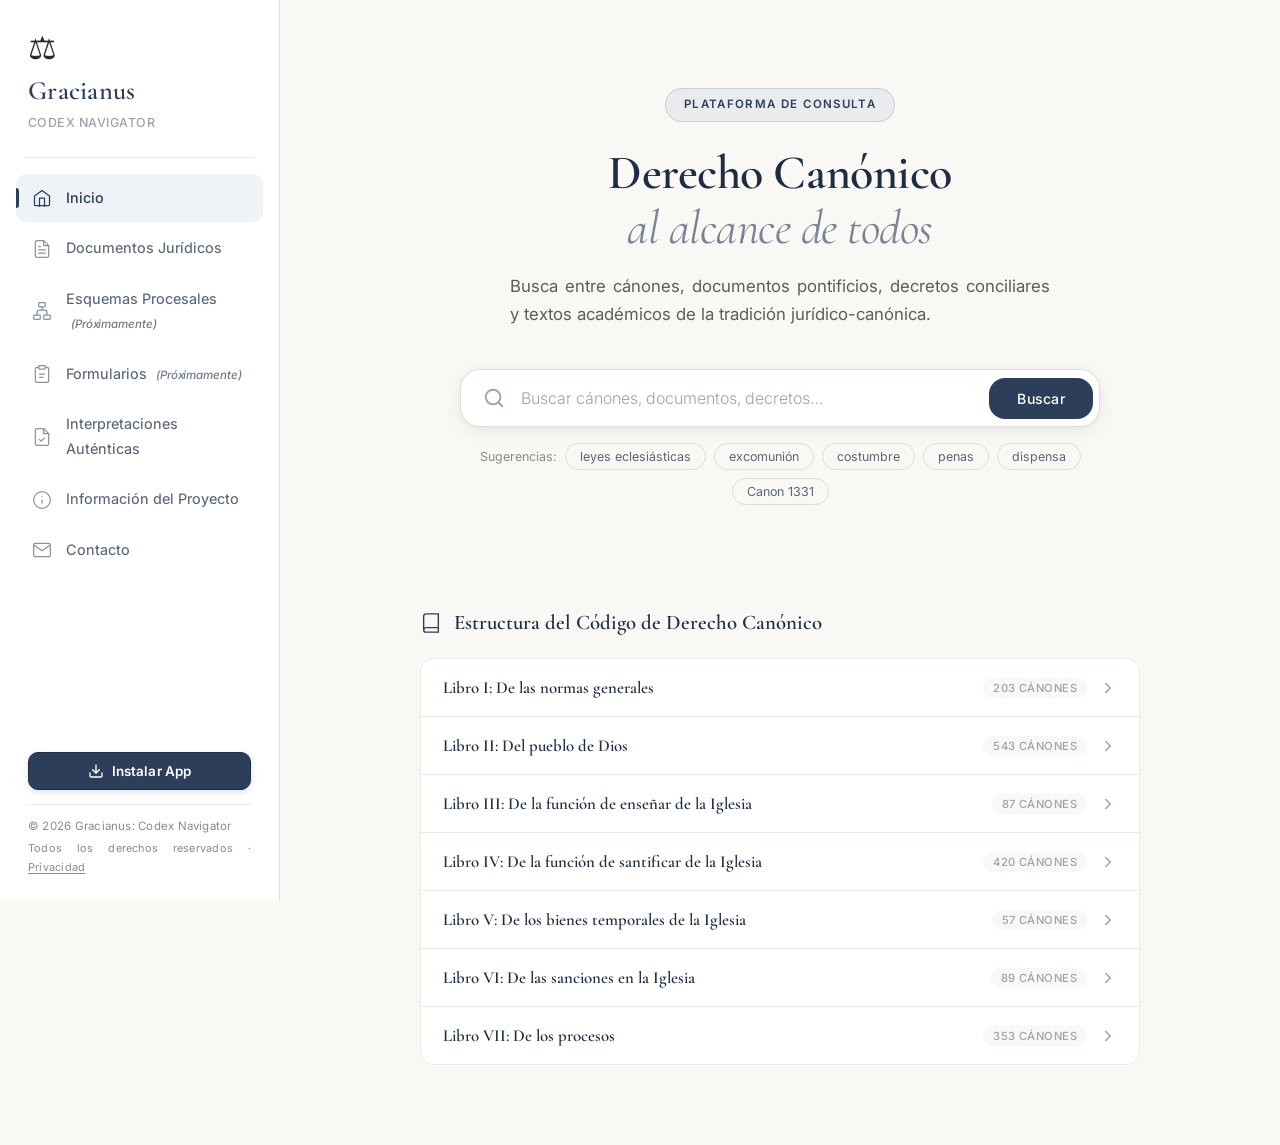
<file: index.html>
<!DOCTYPE html>
<html lang="es">
<head>
  <meta charset="UTF-8">
  <meta name="viewport" content="width=device-width, initial-scale=1.0, viewport-fit=cover">
  <title>Gracianus: Codex Navigator</title>
  <meta name="description" content="Plataforma de consulta y búsqueda de textos jurídico-canónicos. Accede al Código de Derecho Canónico, documentos pontificios y recursos académicos.">
  
  <!-- PWA & Mobile Web App Meta -->
  <link rel="manifest" href="./manifest.webmanifest">
  <meta name="theme-color" content="#2C3E5A">
  <meta name="mobile-web-app-capable" content="yes">
  <meta name="apple-mobile-web-app-capable" content="yes">
  <meta name="apple-mobile-web-app-status-bar-style" content="default">
  <meta name="apple-mobile-web-app-title" content="Gracianus">
  <link rel="apple-touch-icon" sizes="192x192" href="./assets/icon-192.png">
  <link rel="icon" type="image/png" sizes="192x192" href="./assets/icon-192.png">
  <link rel="icon" type="image/png" sizes="512x512" href="./assets/icon-512.png">
  <link rel="shortcut icon" href="./assets/icon-192.png">
  <link rel="preconnect" href="https://fonts.googleapis.com">
  <link rel="preconnect" href="https://fonts.gstatic.com" crossorigin>
  <link href="https://fonts.googleapis.com/css2?family=Cormorant+Garamond:ital,wght@0,400;0,500;0,600;0,700;1,400;1,500&family=Inter:wght@300;400;500;600&display=swap" rel="stylesheet">
  <link rel="stylesheet" href="./style.css">
  <style>
    /* Desactivar separación silábica con guiones en toda la interfaz */
    *, *::before, *::after,
    html, body, p, div, span, a, li, article, section,
    .text-body, .canon-detail-body {
      -webkit-hyphens: none !important;
      -moz-hyphens: none !important;
      -ms-hyphens: none !important;
      hyphens: none !important;
      word-break: normal !important;
      overflow-wrap: break-word !important;
    }
    /* Justificación de texto tipo procesador de textos sin guiones */
    p,
    .text-body,
    .canon-detail-body,
    .info-card p {
      text-align: justify !important;
      text-justify: inter-word !important;
    }
  </style>
  <meta property="og:title" content="Gracianus: Codex Navigator" />
  <meta property="og:description" content="Plataforma ágil para la consulta web del Código de Derecho Canónico. Versión en fase de pruebas." />
  <meta property="og:image" content="https://josesanchez1987.github.io/gracianus-codex/portada.jpg" />
  <meta property="og:url" content="https://josesanchez1987.github.io/gracianus-codex/" />
  <meta property="og:type" content="website" />
</head>
<body>

  <!-- Mobile Header -->
  <header class="mobile-header" id="mobileHeader">
    <button class="hamburger" id="hamburgerBtn" aria-label="Abrir menú de navegación">
      <span></span>
      <span></span>
      <span></span>
    </button>
    <div class="mobile-brand" id="mobileBrandBtn" role="button" tabindex="0" aria-label="Volver al inicio">
      <span class="mobile-brand-icon">⚖</span>
      <span class="mobile-brand-text">Gracianus Codex</span>
    </div>
  </header>

  <!-- Overlay for mobile sidebar -->
  <div class="sidebar-overlay" id="sidebarOverlay"></div>

  <!-- Sidebar Navigation -->
  <nav class="sidebar" id="sidebar" aria-label="Navegación principal">
    <div class="sidebar-brand" id="sidebarBrandBtn" role="button" tabindex="0" aria-label="Volver al inicio">
      <div class="brand-icon">⚖</div>
      <h1 class="brand-title">Gracianus</h1>
      <p class="brand-subtitle">CODEX NAVIGATOR</p>
    </div>

    <div class="sidebar-divider"></div>

    <ul class="sidebar-nav" role="list">
      <li>
        <a href="#inicio" class="nav-link active" data-section="inicio" id="nav-inicio">
          <svg class="nav-icon" viewBox="0 0 24 24" fill="none" stroke="currentColor" stroke-width="1.5" stroke-linecap="round" stroke-linejoin="round">
            <path d="M3 9.5L12 3l9 6.5V20a1 1 0 0 1-1 1H4a1 1 0 0 1-1-1V9.5z"/>
            <polyline points="9 22 9 12 15 12 15 22"/>
          </svg>
          <span>Inicio</span>
        </a>
      </li>
      <li>
        <a href="#documentos" class="nav-link" data-section="documentos" id="nav-documentos">
          <svg class="nav-icon" viewBox="0 0 24 24" fill="none" stroke="currentColor" stroke-width="1.5" stroke-linecap="round" stroke-linejoin="round">
            <path d="M14 2H6a2 2 0 0 0-2 2v16a2 2 0 0 0 2 2h12a2 2 0 0 0 2-2V8z"/>
            <polyline points="14 2 14 8 20 8"/>
            <line x1="16" y1="13" x2="8" y2="13"/>
            <line x1="16" y1="17" x2="8" y2="17"/>
            <polyline points="10 9 9 9 8 9"/>
          </svg>
          <span>Documentos Jur&#237;dicos</span>
        </a>
      </li>
      <li>
        <a href="esquemas.html" class="nav-link" id="nav-esquemas">
          <svg class="nav-icon" viewBox="0 0 24 24" fill="none" stroke="currentColor" stroke-width="1.5" stroke-linecap="round" stroke-linejoin="round">
            <rect x="8" y="2" width="8" height="5" rx="1"/>
            <rect x="2" y="17" width="8" height="5" rx="1"/>
            <rect x="14" y="17" width="8" height="5" rx="1"/>
            <path d="M12 7v4"/>
            <path d="M6 17v-3a3 3 0 0 1 3-3h6a3 3 0 0 1 3 3v3"/>
          </svg>
          <span>Esquemas Procesales <span class="nav-badge-proximamente">(Próximamente)</span></span>
        </a>
      </li>
      <li>
        <a href="formularios.html" class="nav-link" id="nav-formularios">
          <svg class="nav-icon" viewBox="0 0 24 24" fill="none" stroke="currentColor" stroke-width="1.5" stroke-linecap="round" stroke-linejoin="round">
            <path d="M16 4h2a2 2 0 0 1 2 2v14a2 2 0 0 1-2 2H6a2 2 0 0 1-2-2V6a2 2 0 0 1 2-2h2"/>
            <rect x="8" y="2" width="8" height="4" rx="1" ry="1"/>
            <line x1="9" y1="12" x2="15" y2="12"/>
            <line x1="9" y1="16" x2="13" y2="16"/>
          </svg>
          <span>Formularios <span class="nav-badge-proximamente">(Próximamente)</span></span>
        </a>
      </li>
      <li>
        <a href="interpretaciones.html" class="nav-link" id="nav-interpretaciones">
          <svg class="nav-icon" viewBox="0 0 24 24" fill="none" stroke="currentColor" stroke-width="1.5" stroke-linecap="round" stroke-linejoin="round">
            <path d="M14 2H6a2 2 0 0 0-2 2v16a2 2 0 0 0 2 2h12a2 2 0 0 0 2-2V8z"/>
            <polyline points="14 2 14 8 20 8"/>
            <path d="m9 15 2 2 4-4"/>
          </svg>
          <span>Interpretaciones Auténticas</span>
        </a>
      </li>
      <li>
        <a href="#informacion" class="nav-link" data-section="informacion" id="nav-informacion">
          <svg class="nav-icon" viewBox="0 0 24 24" fill="none" stroke="currentColor" stroke-width="1.5" stroke-linecap="round" stroke-linejoin="round">
            <circle cx="12" cy="12" r="10"/>
            <line x1="12" y1="16" x2="12" y2="12"/>
            <line x1="12" y1="8" x2="12.01" y2="8"/>
          </svg>
          <span>Información del Proyecto</span>
        </a>
      </li>
      <li>
        <a href="#contacto" class="nav-link" data-section="contacto" id="nav-contacto">
          <svg class="nav-icon" viewBox="0 0 24 24" fill="none" stroke="currentColor" stroke-width="1.5" stroke-linecap="round" stroke-linejoin="round">
            <path d="M4 4h16c1.1 0 2 .9 2 2v12c0 1.1-.9 2-2 2H4c-1.1 0-2-.9-2-2V6c0-1.1.9-2 2-2z"/>
            <polyline points="22,6 12,13 2,6"/>
          </svg>
          <span>Contacto</span>
        </a>
      </li>
      <!-- Colección Temática (Oculto temporalmente)
      <li>
        <a href="#coleccion" class="nav-link" data-section="coleccion" id="nav-coleccion">
          <svg class="nav-icon" viewBox="0 0 24 24" fill="none" stroke="currentColor" stroke-width="1.5" stroke-linecap="round" stroke-linejoin="round">
            <path d="M2 3h6a4 4 0 0 1 4 4v14a3 3 0 0 0-3-3H2z"/>
            <path d="M22 3h-6a4 4 0 0 0-4 4v14a3 3 0 0 1 3-3h7z"/>
          </svg>
          <span>Colecci&#243;n Tem&#225;tica</span>
        </a>
      </li>
      -->
    </ul>

    <div class="sidebar-footer">
      <button class="sidebar-install-btn" id="sidebarInstallBtn" type="button" aria-label="Instalar aplicación">
        <svg viewBox="0 0 24 24" width="16" height="16" fill="none" stroke="currentColor" stroke-width="2" stroke-linecap="round" stroke-linejoin="round">
          <path d="M21 15v4a2 2 0 0 1-2 2H5a2 2 0 0 1-2-2v-4"/>
          <polyline points="7 10 12 15 17 10"/>
          <line x1="12" y1="15" x2="12" y2="3"/>
        </svg>
        <span>Instalar App</span>
      </button>
      <div class="sidebar-divider"></div>
      <p class="footer-text">© 2026 Gracianus: Codex Navigator</p>
      <p class="footer-text footer-text--small">Todos los derechos reservados · <a href="privacidad.html" class="footer-link">Privacidad</a></p>
    </div>
  </nav>

  <!-- Main Content Area -->
  <main class="main-content" id="mainContent">

    <!-- Section: Inicio -->
    <section class="content-section active" id="section-inicio">
      <div class="hero">
        <div class="hero-badge">Plataforma de Consulta</div>
        <h2 class="hero-title">Derecho Canónico<br><span class="hero-title--accent">al alcance de todos</span></h2>
        <p class="hero-description">
          Busca entre cánones, documentos pontificios, decretos conciliares y textos académicos de la tradición jurídico-canónica.
        </p>

        <!-- Search Bar — Main Protagonist -->
        <div class="search-container" id="searchContainer">
          <div class="search-wrapper">
            <svg class="search-icon" viewBox="0 0 24 24" fill="none" stroke="currentColor" stroke-width="2" stroke-linecap="round" stroke-linejoin="round">
              <circle cx="11" cy="11" r="8"/>
              <line x1="21" y1="21" x2="16.65" y2="16.65"/>
            </svg>
            <input
              type="search"
              class="search-input"
              id="searchInput"
              placeholder="Buscar cánones, documentos, decretos…"
              aria-label="Buscar en la base de datos jurídico-canónica"
              autocomplete="off"
            >
            <button class="search-btn" id="searchBtn" aria-label="Ejecutar búsqueda">
              Buscar
            </button>
          </div>
          <div class="search-suggestions">
            <span class="suggestion-label">Sugerencias:</span>
            <button class="suggestion-tag" data-query="leyes eclesiásticas">leyes eclesiásticas</button>
            <button class="suggestion-tag" data-query="excomunión">excomunión</button>
            <button class="suggestion-tag" data-query="costumbre">costumbre</button>
            <button class="suggestion-tag" data-query="penas">penas</button>
            <button class="suggestion-tag" data-query="dispensa">dispensa</button>
            <button class="suggestion-tag" data-query="1331">Canon 1331</button>
          </div>

          <!-- Live Search Results Dropdown -->
          <div class="search-results" id="searchResults" aria-live="polite"></div>
        </div>
      </div>

      <!-- Canon Detail Viewer (hidden by default) -->
      <div class="canon-detail canon-card" id="canonDetail" style="display:none;">
        <button class="canon-detail-back" id="canonDetailBack" aria-label="Volver a la estructura">
          <svg viewBox="0 0 24 24" fill="none" stroke="currentColor" stroke-width="2" stroke-linecap="round" stroke-linejoin="round" width="18" height="18">
            <line x1="19" y1="12" x2="5" y2="12"/>
            <polyline points="12 19 5 12 12 5"/>
          </svg>
          <span>Volver</span>
        </button>
        <div class="canon-detail-header">
          <div class="canon-detail-top-bar">
            <span class="canon-detail-badge" id="canonDetailBadge"></span>
            <div class="reader-mode-selector" id="canonDetailModeSelector" role="group" aria-label="Modo de lectura">
              <button type="button" class="reader-mode-btn active" data-view-mode="simple" aria-pressed="true">Simple</button>
              <button type="button" class="reader-mode-btn" data-view-mode="dual" aria-pressed="false">Dual</button>
              <button type="button" class="reader-mode-btn" data-view-mode="multi" aria-pressed="false">Multilingüe</button>
            </div>
          </div>
          <div class="canon-title-row">
            <h3 class="canon-detail-title canon-numero" id="canonDetailTitle"></h3>
            <div class="lang-tabs-container" id="canonDetailLangTabs"></div>
          </div>
        </div>
        <div class="canon-detail-meta" id="canonDetailMeta"></div>
        <div class="canon-detail-body canon-texto" id="canonDetailBody"></div>
        <div id="canonDetailInterp"></div>

        <!-- Canon Navigation Controls -->
        <div class="canon-detail-nav" id="canonDetailNav">
          <button class="canon-nav-btn canon-nav-btn--prev" id="canonNavPrev" aria-label="Canon anterior">
            <svg viewBox="0 0 24 24" fill="none" stroke="currentColor" stroke-width="2" stroke-linecap="round" stroke-linejoin="round" width="18" height="18">
              <line x1="19" y1="12" x2="5" y2="12"/>
              <polyline points="12 19 5 12 12 5"/>
            </svg>
            <div class="canon-nav-btn__info">
              <span class="canon-nav-btn__label">Anterior</span>
              <span class="canon-nav-btn__target" id="canonNavPrevText"></span>
            </div>
          </button>

          <button class="canon-nav-btn canon-nav-btn--next" id="canonNavNext" aria-label="Canon siguiente">
            <div class="canon-nav-btn__info">
              <span class="canon-nav-btn__label">Siguiente</span>
              <span class="canon-nav-btn__target" id="canonNavNextText"></span>
            </div>
            <svg viewBox="0 0 24 24" fill="none" stroke="currentColor" stroke-width="2" stroke-linecap="round" stroke-linejoin="round" width="18" height="18">
              <line x1="5" y1="12" x2="19" y2="12"/>
              <polyline points="12 5 19 12 12 19"/>
            </svg>
          </button>
        </div>
      </div>

      <!-- Accordion: Hierarchical Structure of CIC -->
      <div class="accordion-section" id="accordionSection">
        <div class="accordion-header">
          <svg viewBox="0 0 24 24" fill="none" stroke="currentColor" stroke-width="1.5" width="22" height="22">
            <path d="M4 19.5A2.5 2.5 0 0 1 6.5 17H20"/>
            <path d="M6.5 2H20v20H6.5A2.5 2.5 0 0 1 4 19.5v-15A2.5 2.5 0 0 1 6.5 2z"/>
          </svg>
          <h3 class="accordion-section-title">Estructura del Código de Derecho Canónico</h3>
        </div>
        <div class="accordion-container" id="accordionContainer">
          <!-- Populated dynamically from data_multilingue_final.json -->
        </div>
      </div>
    </section>

    <!-- Section: Información del Proyecto -->
    <section class="content-section" id="section-informacion">
      <div class="section-header">
        <h2 class="section-title">Información del Proyecto</h2>
        <div class="section-rule"></div>
      </div>

      <div class="info-grid">
        <div class="info-card">
          <h3 class="info-card-title">Misión</h3>
          <p class="text-body">
            Proporcionar un buscador multiplataforma, rápido y fácil de usar del Código de Derecho Canónico, garantizando su disponibilidad en cualquier tipo de dispositivo. El propósito central es facilitar el estudio y la consulta ágil de los cánones a estudiantes, pastores y fieles, extendiendo también su utilidad técnica a los profesionales del derecho en su ejercicio diario.
          </p>
        </div>
        <div class="info-card">
          <h3 class="info-card-title">Visión</h3>
          <p class="text-body">
            Consolidar un entorno digital moderno que reafirme que el Derecho Canónico es una herramienta fundamental para la vida y el orden de la Iglesia. Aspiramos a ser el recurso tecnológico de referencia en la canonística, demostrando que la profundidad de la tradición jurídica y académica puede integrarse en sistemas informáticos ligeros, independientes y altamente eficientes.
          </p>
        </div>
      </div>

      <div class="text-section">
        <h3 class="text-section-title">Sobre el Proyecto</h3>
        <p class="text-body">
          Esta aplicación, desarrollada por el Pbro. José Guadalupe Sánchez Cornejo, sacerdote mexicano incardinado en la Diócesis de Matamoros-Reynosa y actualmente estudiante de posgrado en Derecho Canónico en la Universidad de Navarra en España, nace con una profunda vocación de servicio.
        </p>
        <p class="text-body">
          El proyecto se sostiene de manera independiente, operando de forma autónoma sin ningún tipo de financiación institucional o comercial. Por ello, si deseas colaborar con esta labor, la mejor manera de hacerlo es compartiendo la aplicación con otras personas e instituciones que puedan beneficiarse de su uso.
        </p>
        <p class="text-body">
          Asimismo, agradecemos de corazón cualquier donativo voluntario, el cual se destina íntegramente a mantener y mejorar esta herramienta para el beneficio de todos, asegurando que la infraestructura de los servidores permanezca accesible y libre de publicidad. En la sección de Contacto se detallan las modalidades disponibles para quienes deseen apoyar este esfuerzo.
        </p>
      </div>
    </section>

    <!-- Section: Contacto -->
    <section class="content-section" id="section-contacto">
      <div class="section-header">
        <h2 class="section-title">Contacto</h2>
        <div class="section-rule"></div>
      </div>

      <div class="info-grid">
        <!-- 1. Información de Contacto y Ubicación -->
        <div class="info-card">
          <h3 class="info-card-title">Información de Contacto y Ubicación</h3>
          <ul class="contact-list">
            <li class="contact-item">
              <svg class="contact-icon" viewBox="0 0 24 24" fill="none" stroke="currentColor" stroke-width="1.5" stroke-linecap="round" stroke-linejoin="round">
                <path d="M4 4h16c1.1 0 2 .9 2 2v12c0 1.1-.9 2-2 2H4c-1.1 0-2-.9-2-2V6c0-1.1.9-2 2-2z"/>
                <polyline points="22,6 12,13 2,6"/>
              </svg>
              <div class="contact-item__content">
                <span class="contact-item__label">Correo electrónico</span>
                <a href="mailto:gpesanchez87@gmail.com" class="contact-item__value contact-item__link">gpesanchez87@gmail.com</a>
              </div>
            </li>
            <li class="contact-item">
              <svg class="contact-icon" viewBox="0 0 24 24" fill="none" stroke="currentColor" stroke-width="1.5" stroke-linecap="round" stroke-linejoin="round">
                <path d="M22 16.92v3a2 2 0 0 1-2.18 2 19.79 19.79 0 0 1-8.63-3.07 19.5 19.5 0 0 1-6-6 19.79 19.79 0 0 1-3.07-8.67A2 2 0 0 1 4.11 2h3a2 2 0 0 1 2 1.72 12.84 12.84 0 0 0 .7 2.81 2 2 0 0 1-.45 2.11L8.09 9.91a16 16 0 0 0 6 6l1.27-1.27a2 2 0 0 1 2.11-.45 12.84 12.84 0 0 0 2.81.7A2 2 0 0 1 22 16.92z"/>
              </svg>
              <div class="contact-item__content">
                <span class="contact-item__label">Teléfono / Móvil</span>
                <a href="tel:+34655438010" class="contact-item__value contact-item__link">+34 655 438 010</a>
              </div>
            </li>
            <li class="contact-item">
              <svg class="contact-icon" viewBox="0 0 24 24" fill="none" stroke="currentColor" stroke-width="1.5" stroke-linecap="round" stroke-linejoin="round">
                <path d="M21 10c0 7-9 13-9 13s-9-6-9-13a9 9 0 0 1 18 0z"/>
                <circle cx="12" cy="10" r="3"/>
              </svg>
              <div class="contact-item__content">
                <span class="contact-item__label">Ubicación</span>
                <span class="contact-item__value">Universidad de Navarra, Pamplona, España</span>
              </div>
            </li>
          </ul>
        </div>

        <!-- 2 & 3. Apoyo al Proyecto y Botones de Donativo -->
        <div class="info-card">
          <h3 class="info-card-title">Apoyo al Proyecto</h3>
          <p class="text-body">
            Gracianus es un proyecto independiente y sin ánimo de lucro al servicio del estudio del Derecho Canónico. Toda colaboración voluntaria es bienvenida y se destina íntegramente al mantenimiento de la infraestructura de los servidores y a la mejora continua de la herramienta, manteniéndola libre y accesible para todos.
          </p>
          <div class="donation-actions">
            <a href="https://ko-fi.com/joseguadalupesanchezcornejo"
               target="_blank"
               rel="noopener noreferrer"
               class="donation-btn donation-btn--kofi"
               id="btn-donate-kofi">
              <svg viewBox="0 0 24 24" fill="currentColor" width="16" height="16" aria-hidden="true">
                <path d="M23.881 8.948c-.773-4.085-4.859-4.593-4.859-4.593H.723c-.604 0-.679.798-.679.798s-.082 7.324-.022 11.822c.164 2.424 2.586 2.672 2.586 2.672s8.267-.023 11.966-.049c2.438-.426 2.683-2.566 2.658-3.734 4.352.24 7.422-2.831 6.649-6.916zm-11.062 3.511c-1.246 1.453-4.047 3.974-4.047 3.974s-2.8-2.521-4.047-3.974c-1.332-1.556-1.077-3.795.57-4.664 1.647-.869 3.477.531 3.477.531s1.83-1.4 3.477-.531c1.647.869 1.902 3.108.57 4.664zm8.683-1.748c-.463 2.449-2.551 2.385-2.551 2.385v-4.77s2.088-.064 2.551 2.385z"/>
              </svg>
              <span>Invítame a un café (Ko-fi)</span>
            </a>
            <a href="https://paypal.me/LupeSanchez87"
               target="_blank"
               rel="noopener noreferrer"
               class="donation-btn donation-btn--paypal"
               id="btn-donate-paypal">
              <svg viewBox="0 0 24 24" fill="currentColor" width="16" height="16" aria-hidden="true">
                <path d="M7.076 21.337H2.47a.641.641 0 0 1-.633-.74L4.944 3.72a.78.78 0 0 1 .77-.653h6.979c2.478 0 4.298.536 5.409 1.595 1.07 1.02 1.488 2.545 1.244 4.535-.615 5.01-3.69 7.64-9.14 7.64H7.99a.86.86 0 0 0-.85.73l-.064.37zM19.78 7.37c-.36-1.49-1.26-2.56-2.68-3.19A8.99 8.99 0 0 0 12.693 3.5H6.714a.78.78 0 0 0-.77.653L2.837 20.02a.641.641 0 0 0 .633.74h4.606l.87-5.5.027-.17a.86.86 0 0 1 .85-.73h2.213c4.717 0 7.38-2.277 7.91-6.59.083-.68.06-1.24-.166-1.4z"/>
              </svg>
              <span>Colabora vía PayPal</span>
            </a>
          </div>
          <p class="donation-note">Agradecemos profundamente cualquier apoyo para sostener este proyecto independiente.</p>
        </div>
      </div>
    </section>

    <!-- Section: Documentos Jurídicos -->
    <section class="content-section" id="section-documentos">
      <div class="section-header">
        <h2 class="section-title">Documentos Jur&#237;dicos</h2>
        <div class="section-rule"></div>
      </div>

      <div class="resources-list" id="resourcesList">

        <!-- Tarjeta destacada: Praedicate Evangelium -->
        <div class="doc-card-featured" id="doc-praedicate-evangelium">
          <div class="doc-card-featured__label">Constitución Apostólica</div>
          <h3 class="doc-card-featured__title">Praedicate Evangelium</h3>
          <p class="doc-card-featured__desc">
            Constitución Apostólica sobre la Curia Romana y su servicio a la Iglesia en el mundo (2022).
            Promulgada por el Papa Francisco, establece la nueva estructura y misión de la Curia al servicio
            de la evangelización.
          </p>
          <div class="doc-card-featured__meta">
            <span class="doc-card-featured__badge">Francisco · 19 marzo 2022</span>
            <div class="doc-card-featured__actions">
              <a href="./assets/documentos/praedicate_evangelium.pdf"
                 target="_blank"
                 rel="noopener noreferrer"
                 class="doc-card-featured__btn doc-card-featured__btn--read"
                 id="btn-read-praedicate">
                <svg viewBox="0 0 24 24" fill="none" stroke="currentColor" stroke-width="2" stroke-linecap="round" stroke-linejoin="round" width="15" height="15">
                  <path d="M18 13v6a2 2 0 0 1-2 2H5a2 2 0 0 1-2-2V8a2 2 0 0 1 2-2h6"/>
                  <polyline points="15 3 21 3 21 9"/>
                  <line x1="10" y1="14" x2="21" y2="3"/>
                </svg>
                Leer en l&#237;nea
              </a>
              <a href="./assets/documentos/praedicate_evangelium.pdf"
                 download="praedicate_evangelium.pdf"
                 class="doc-card-featured__btn doc-card-featured__btn--download"
                 id="btn-download-praedicate">
                <svg viewBox="0 0 24 24" fill="none" stroke="currentColor" stroke-width="2" stroke-linecap="round" stroke-linejoin="round" width="15" height="15">
                  <path d="M21 15v4a2 2 0 0 1-2 2H5a2 2 0 0 1-2-2v-4"/>
                  <polyline points="7 10 12 15 17 10"/>
                  <line x1="12" y1="15" x2="12" y2="3"/>
                </svg>
                Descargar PDF
              </a>
            </div>
          </div>
        </div>

        <!-- Tarjeta: Mitis Iudex Dominus Iesus -->
        <div class="doc-card-featured" id="doc-mitis-iudex">
          <div class="doc-card-featured__label">Carta Apostólica · Motu Proprio</div>
          <h3 class="doc-card-featured__title">Mitis Iudex Dominus Iesus</h3>
          <p class="doc-card-featured__desc">
            Reforma del proceso canónico para las causas de declaración de nulidad del matrimonio
            en el Código de Derecho Canónico (2015). Promulgado por el Papa Francisco, simplifica
            y agiliza los procedimientos para la declaración de nulidad matrimonial.
          </p>
          <div class="doc-card-featured__meta">
            <span class="doc-card-featured__badge">Francisco · 8 septiembre 2015</span>
            <div class="doc-card-featured__actions">
              <a href="./assets/documentos/mitis_iudex.pdf"
                 target="_blank"
                 rel="noopener noreferrer"
                 class="doc-card-featured__btn doc-card-featured__btn--read"
                 id="btn-read-mitis-iudex">
                <svg viewBox="0 0 24 24" fill="none" stroke="currentColor" stroke-width="2" stroke-linecap="round" stroke-linejoin="round" width="15" height="15">
                  <path d="M18 13v6a2 2 0 0 1-2 2H5a2 2 0 0 1-2-2V8a2 2 0 0 1 2-2h6"/>
                  <polyline points="15 3 21 3 21 9"/>
                  <line x1="10" y1="14" x2="21" y2="3"/>
                </svg>
                Leer en l&#237;nea
              </a>
              <a href="./assets/documentos/mitis_iudex.pdf"
                 download="mitis_iudex.pdf"
                 class="doc-card-featured__btn doc-card-featured__btn--download"
                 id="btn-download-mitis-iudex">
                <svg viewBox="0 0 24 24" fill="none" stroke="currentColor" stroke-width="2" stroke-linecap="round" stroke-linejoin="round" width="15" height="15">
                  <path d="M21 15v4a2 2 0 0 1-2 2H5a2 2 0 0 1-2-2v-4"/>
                  <polyline points="7 10 12 15 17 10"/>
                  <line x1="12" y1="15" x2="12" y2="3"/>
                </svg>
                Descargar PDF
              </a>
            </div>
          </div>
        </div>

        <!-- Tarjeta: Dignitas Connubii -->
        <div class="doc-card-featured" id="doc-dignitas-connubii">
          <div class="doc-card-featured__label">INSTRUCCIÓN</div>
          <h3 class="doc-card-featured__title">Dignitas Connubii</h3>
          <p class="doc-card-featured__desc">
            Instrucción que ha de observarse en los tribunales diocesanos e interdiocesanos para la tramitación de las causas de nulidad del matrimonio (2005). Proporciona un compendio normativo y práctico detallado para guiar a los jueces y ministros en la correcta aplicación procesal del ordenamiento canónico.
          </p>
          <div class="doc-card-featured__meta">
            <span class="doc-card-featured__badge">Juan Pablo II · 25 enero 2005</span>
            <div class="doc-card-featured__actions">
              <a href="./assets/documentos/dignitas_connubii.pdf"
                 target="_blank"
                 rel="noopener noreferrer"
                 class="doc-card-featured__btn doc-card-featured__btn--read"
                 id="btn-read-dignitas-connubii">
                <svg viewBox="0 0 24 24" fill="none" stroke="currentColor" stroke-width="2" stroke-linecap="round" stroke-linejoin="round" width="15" height="15">
                  <path d="M18 13v6a2 2 0 0 1-2 2H5a2 2 0 0 1-2-2V8a2 2 0 0 1 2-2h6"/>
                  <polyline points="15 3 21 3 21 9"/>
                  <line x1="10" y1="14" x2="21" y2="3"/>
                </svg>
                Leer en l&#237;nea
              </a>
              <a href="./assets/documentos/dignitas_connubii.pdf"
                 download="dignitas_connubii.pdf"
                 class="doc-card-featured__btn doc-card-featured__btn--download"
                 id="btn-download-dignitas-connubii">
                <svg viewBox="0 0 24 24" fill="none" stroke="currentColor" stroke-width="2" stroke-linecap="round" stroke-linejoin="round" width="15" height="15">
                  <path d="M21 15v4a2 2 0 0 1-2 2H5a2 2 0 0 1-2-2v-4"/>
                  <polyline points="7 10 12 15 17 10"/>
                  <line x1="12" y1="15" x2="12" y2="3"/>
                </svg>
                Descargar PDF
              </a>
            </div>
          </div>
        </div>

        <!-- Tarjeta: Come una madre amorevole -->
        <div class="doc-card-featured" id="doc-come-una-madre">
          <div class="doc-card-featured__label">CARTA APOSTÓLICA · MOTU PROPRIO</div>
          <h3 class="doc-card-featured__title">Come una madre amorevole</h3>
          <p class="doc-card-featured__desc">
            Carta Apostólica (2016) que establece el procedimiento eclesiástico para la remoción de Obispos por negligencia grave en su oficio pastoral, particularmente en la protección de menores y adultos vulnerables.
          </p>
          <div class="doc-card-featured__meta">
            <span class="doc-card-featured__badge">Francisco · 4 junio 2016</span>
            <div class="doc-card-featured__actions">
              <a href="./assets/documentos/come_una_madre_amorevole.pdf"
                 target="_blank"
                 rel="noopener noreferrer"
                 class="doc-card-featured__btn doc-card-featured__btn--read"
                 id="btn-read-come-una-madre">
                <svg viewBox="0 0 24 24" fill="none" stroke="currentColor" stroke-width="2" stroke-linecap="round" stroke-linejoin="round" width="15" height="15">
                  <path d="M18 13v6a2 2 0 0 1-2 2H5a2 2 0 0 1-2-2V8a2 2 0 0 1 2-2h6"/>
                  <polyline points="15 3 21 3 21 9"/>
                  <line x1="10" y1="14" x2="21" y2="3"/>
                </svg>
                Leer en l&#237;nea
              </a>
              <a href="./assets/documentos/come_una_madre_amorevole.pdf"
                 download="come_una_madre_amorevole.pdf"
                 class="doc-card-featured__btn doc-card-featured__btn--download"
                 id="btn-download-come-una-madre">
                <svg viewBox="0 0 24 24" fill="none" stroke="currentColor" stroke-width="2" stroke-linecap="round" stroke-linejoin="round" width="15" height="15">
                  <path d="M21 15v4a2 2 0 0 1-2 2H5a2 2 0 0 1-2-2v-4"/>
                  <polyline points="7 10 12 15 17 10"/>
                  <line x1="12" y1="15" x2="12" y2="3"/>
                </svg>
                Descargar PDF
              </a>
            </div>
          </div>
        </div>

        <!-- Tarjeta: Lumen Gentium -->
        <div class="doc-card-featured" id="doc-lumen-gentium">
          <div class="doc-card-featured__label">CONSTITUCIÓN DOGMÁTICA</div>
          <h3 class="doc-card-featured__title">Lumen Gentium</h3>
          <p class="doc-card-featured__desc">
            Constitución dogmática sobre la Iglesia (1964). Define la naturaleza, misión y estructura jerárquica de la Iglesia, sirviendo como fundamento teológico para la redacción del Código de Derecho Canónico de 1983.
          </p>
          <div class="doc-card-featured__meta">
            <span class="doc-card-featured__badge">Pablo VI · 21 noviembre 1964</span>
            <div class="doc-card-featured__actions">
              <a href="./assets/documentos/lumen_gentium.pdf"
                 target="_blank"
                 rel="noopener noreferrer"
                 class="doc-card-featured__btn doc-card-featured__btn--read"
                 id="btn-read-lumen-gentium">
                <svg viewBox="0 0 24 24" fill="none" stroke="currentColor" stroke-width="2" stroke-linecap="round" stroke-linejoin="round" width="15" height="15">
                  <path d="M18 13v6a2 2 0 0 1-2 2H5a2 2 0 0 1-2-2V8a2 2 0 0 1 2-2h6"/>
                  <polyline points="15 3 21 3 21 9"/>
                  <line x1="10" y1="14" x2="21" y2="3"/>
                </svg>
                Leer en l&#237;nea
              </a>
              <a href="./assets/documentos/lumen_gentium.pdf"
                 download="lumen_gentium.pdf"
                 class="doc-card-featured__btn doc-card-featured__btn--download"
                 id="btn-download-lumen-gentium">
                <svg viewBox="0 0 24 24" fill="none" stroke="currentColor" stroke-width="2" stroke-linecap="round" stroke-linejoin="round" width="15" height="15">
                  <path d="M21 15v4a2 2 0 0 1-2 2H5a2 2 0 0 1-2-2v-4"/>
                  <polyline points="7 10 12 15 17 10"/>
                  <line x1="12" y1="15" x2="12" y2="3"/>
                </svg>
                Descargar PDF
              </a>
            </div>
          </div>
        </div>

        <!-- Tarjeta: Universi Dominici Gregis -->
        <div class="doc-card-featured" id="doc-universi-dominici-gregis">
          <div class="doc-card-featured__label">CONSTITUCIÓN APOSTÓLICA</div>
          <h3 class="doc-card-featured__title">Universi Dominici Gregis</h3>
          <p class="doc-card-featured__desc">
            Constitución Apostólica (1996) que regula la vacante de la Sede Apostólica y el procedimiento para la elección del Romano Pontífice. (Versión válida a partir del 22 de febrero de 2013 según la Carta Apostólica Motu Proprio 'Normas nonnullas' sobre algunas modificaciones a las normas relativas a la elección del Romano Pontífice).
          </p>
          <div class="doc-card-featured__meta">
            <span class="doc-card-featured__badge">Juan Pablo II · 22 febrero 1996</span>
            <div class="doc-card-featured__actions">
              <a href="./assets/documentos/universi_dominici_gregis.pdf"
                 target="_blank"
                 rel="noopener noreferrer"
                 class="doc-card-featured__btn doc-card-featured__btn--read"
                 id="btn-read-universi-dominici">
                <svg viewBox="0 0 24 24" fill="none" stroke="currentColor" stroke-width="2" stroke-linecap="round" stroke-linejoin="round" width="15" height="15">
                  <path d="M18 13v6a2 2 0 0 1-2 2H5a2 2 0 0 1-2-2V8a2 2 0 0 1 2-2h6"/>
                  <polyline points="15 3 21 3 21 9"/>
                  <line x1="10" y1="14" x2="21" y2="3"/>
                </svg>
                Leer en l&#237;nea
              </a>
              <a href="./assets/documentos/universi_dominici_gregis.pdf"
                 download="universi_dominici_gregis.pdf"
                 class="doc-card-featured__btn doc-card-featured__btn--download"
                 id="btn-download-universi-dominici">
                <svg viewBox="0 0 24 24" fill="none" stroke="currentColor" stroke-width="2" stroke-linecap="round" stroke-linejoin="round" width="15" height="15">
                  <path d="M21 15v4a2 2 0 0 1-2 2H5a2 2 0 0 1-2-2v-4"/>
                  <polyline points="7 10 12 15 17 10"/>
                  <line x1="12" y1="15" x2="12" y2="3"/>
                </svg>
                Descargar PDF
              </a>
            </div>
          </div>
        </div>

        <!-- Tarjeta: Vos estis lux mundi -->
        <div class="doc-card-featured" id="doc-vos-estis">
          <div class="doc-card-featured__label">Motu Proprio</div>
          <h3 class="doc-card-featured__title">Vos estis lux mundi</h3>
          <p class="doc-card-featured__desc">
            Normas a nivel universal para prevenir y combatir los delitos de abuso sexual y
            garantizar la rendición de cuentas de los obispos y superiores religiosos (2019,
            revisado 2023). Establece procedimientos claros para la denuncia y la investigación
            de abusos cometidos por clérigos y miembros de institutos de vida consagrada.
          </p>
          <div class="doc-card-featured__meta">
            <span class="doc-card-featured__badge">Francisco · 7 mayo 2019 · rev. 2023</span>
            <div class="doc-card-featured__actions">
              <a href="./assets/documentos/vos_estis_lux_mundi.pdf"
                 target="_blank"
                 rel="noopener noreferrer"
                 class="doc-card-featured__btn doc-card-featured__btn--read"
                 id="btn-read-vos-estis">
                <svg viewBox="0 0 24 24" fill="none" stroke="currentColor" stroke-width="2" stroke-linecap="round" stroke-linejoin="round" width="15" height="15">
                  <path d="M18 13v6a2 2 0 0 1-2 2H5a2 2 0 0 1-2-2V8a2 2 0 0 1 2-2h6"/>
                  <polyline points="15 3 21 3 21 9"/>
                  <line x1="10" y1="14" x2="21" y2="3"/>
                </svg>
                Leer en l&#237;nea
              </a>
              <a href="./assets/documentos/vos_estis_lux_mundi.pdf"
                 download="vos_estis_lux_mundi.pdf"
                 class="doc-card-featured__btn doc-card-featured__btn--download"
                 id="btn-download-vos-estis">
                <svg viewBox="0 0 24 24" fill="none" stroke="currentColor" stroke-width="2" stroke-linecap="round" stroke-linejoin="round" width="15" height="15">
                  <path d="M21 15v4a2 2 0 0 1-2 2H5a2 2 0 0 1-2-2v-4"/>
                  <polyline points="7 10 12 15 17 10"/>
                  <line x1="12" y1="15" x2="12" y2="3"/>
                </svg>
                Descargar PDF
              </a>
            </div>
          </div>
        </div>
      </div>

      <div class="text-section">
        <h3 class="text-section-title">Magisterio y Legislación de la Santa Sede</h3>
        <p class="text-body">
          Esta sección integra los principales documentos canónicos, constituciones apostólicas y motu proprios promulgados por la Sede Apostólica desde el Concilio Vaticano II hasta la actualidad. Estos textos magisteriales y disciplinares constituyen las fuentes normativas fundamentales para la correcta comprensión, interpretación y aplicación del ordenamiento jurídico eclesiástico vigente.
        </p>
      </div>
    </section>

    <!-- ================================================================
         Section: Colección Temática
         ================================================================ -->
    <section class="content-section" id="section-coleccion">

      <!-- VISTA DE CUADRÍCULA -->
      <div id="ct-grid-view">
        <div class="section-header">
          <h2 class="section-title">Colecci&#243;n Tem&#225;tica</h2>
          <div class="section-rule"></div>
          <p class="section-subtitle">40 temas de derecho can&#243;nico con video, podcast y documentaci&#243;n.</p>
        </div>
        <div class="ct-grid" id="ctGrid">
          <!-- Cards rendered by JS -->
        </div>
      </div>

      <!-- VISTA DE DETALLE (hidden by default) -->
      <div id="ct-detail-view" class="ct-detail" style="display:none;">

        <button class="ct-back-btn" id="ctBackBtn" aria-label="Volver al índice">
          <svg viewBox="0 0 24 24" fill="none" stroke="currentColor" stroke-width="2" stroke-linecap="round" stroke-linejoin="round" width="16" height="16">
            <line x1="19" y1="12" x2="5" y2="12"/>
            <polyline points="12 19 5 12 12 5"/>
          </svg>
          Volver al &#237;ndice
        </button>

        <div class="ct-detail-header">
          <span class="ct-detail-num" id="ctDetailNum"></span>
          <h2 class="ct-detail-title" id="ctDetailTitle"></h2>
        </div>

        <!-- Video YouTube -->
        <div class="ct-media-block">
          <div class="ct-media-label">
            <svg viewBox="0 0 24 24" fill="none" stroke="currentColor" stroke-width="1.5" width="16" height="16">
              <polygon points="23 7 16 12 23 17 23 7"/><rect x="1" y="5" width="15" height="14" rx="2" ry="2"/>
            </svg>
            Video
          </div>
          <div class="ct-video-wrapper">
            <iframe id="ctVideoFrame"
              src=""
              title="Video temático"
              frameborder="0"
              allow="accelerometer; autoplay; clipboard-write; encrypted-media; gyroscope; picture-in-picture"
              allowfullscreen
              loading="lazy">
            </iframe>
          </div>
        </div>

        <!-- Audio Podcast -->
        <div class="ct-media-block">
          <div class="ct-media-label">
            <svg viewBox="0 0 24 24" fill="none" stroke="currentColor" stroke-width="1.5" width="16" height="16">
              <path d="M9 18V5l12-2v13"/><circle cx="6" cy="18" r="3"/><circle cx="18" cy="16" r="3"/>
            </svg>
            Podcast
          </div>
          <audio id="ctAudio" controls class="ct-audio" preload="none">
            <source id="ctAudioSrc" src="" type="audio/mpeg">
            Tu navegador no soporta el reproductor de audio.
          </audio>
        </div>

        <!-- Botones PDF -->
        <div class="ct-pdf-actions">
          <a id="ctBtnRead" href="#" target="_blank" rel="noopener noreferrer"
             class="doc-card-featured__btn doc-card-featured__btn--read">
            <svg viewBox="0 0 24 24" fill="none" stroke="currentColor" stroke-width="2" stroke-linecap="round" stroke-linejoin="round" width="15" height="15">
              <path d="M18 13v6a2 2 0 0 1-2 2H5a2 2 0 0 1-2-2V8a2 2 0 0 1 2-2h6"/>
              <polyline points="15 3 21 3 21 9"/>
              <line x1="10" y1="14" x2="21" y2="3"/>
            </svg>
            Leer en l&#237;nea
          </a>
          <a id="ctBtnDownload" href="#" download
             class="doc-card-featured__btn doc-card-featured__btn--download">
            <svg viewBox="0 0 24 24" fill="none" stroke="currentColor" stroke-width="2" stroke-linecap="round" stroke-linejoin="round" width="15" height="15">
              <path d="M21 15v4a2 2 0 0 1-2 2H5a2 2 0 0 1-2-2v-4"/>
              <polyline points="7 10 12 15 17 10"/>
              <line x1="12" y1="15" x2="12" y2="3"/>
            </svg>
            Descargar PDF
          </a>
        </div>

      </div><!-- /ct-detail-view -->

    </section><!-- /section-coleccion -->

  </main>

  <script src="./pe_data.js"></script>
  <script src="./temas_data.js"></script>
  <script src="./script.js"></script>
  <script src="./pwa.js" defer></script>
  <script>
    window.addEventListener('load', () => {
      const umami = document.createElement('script');
      umami.src = 'https://joselinux-default-string.tail40fd36.ts.net/script.js';
      umami.dataset.websiteId = 'a5cb6a91-11a5-4714-b358-9ba608830fcd';
      umami.async = true;
      umami.defer = true;
      document.head.appendChild(umami);
    });
  </script>
</body>
</html>
</file>
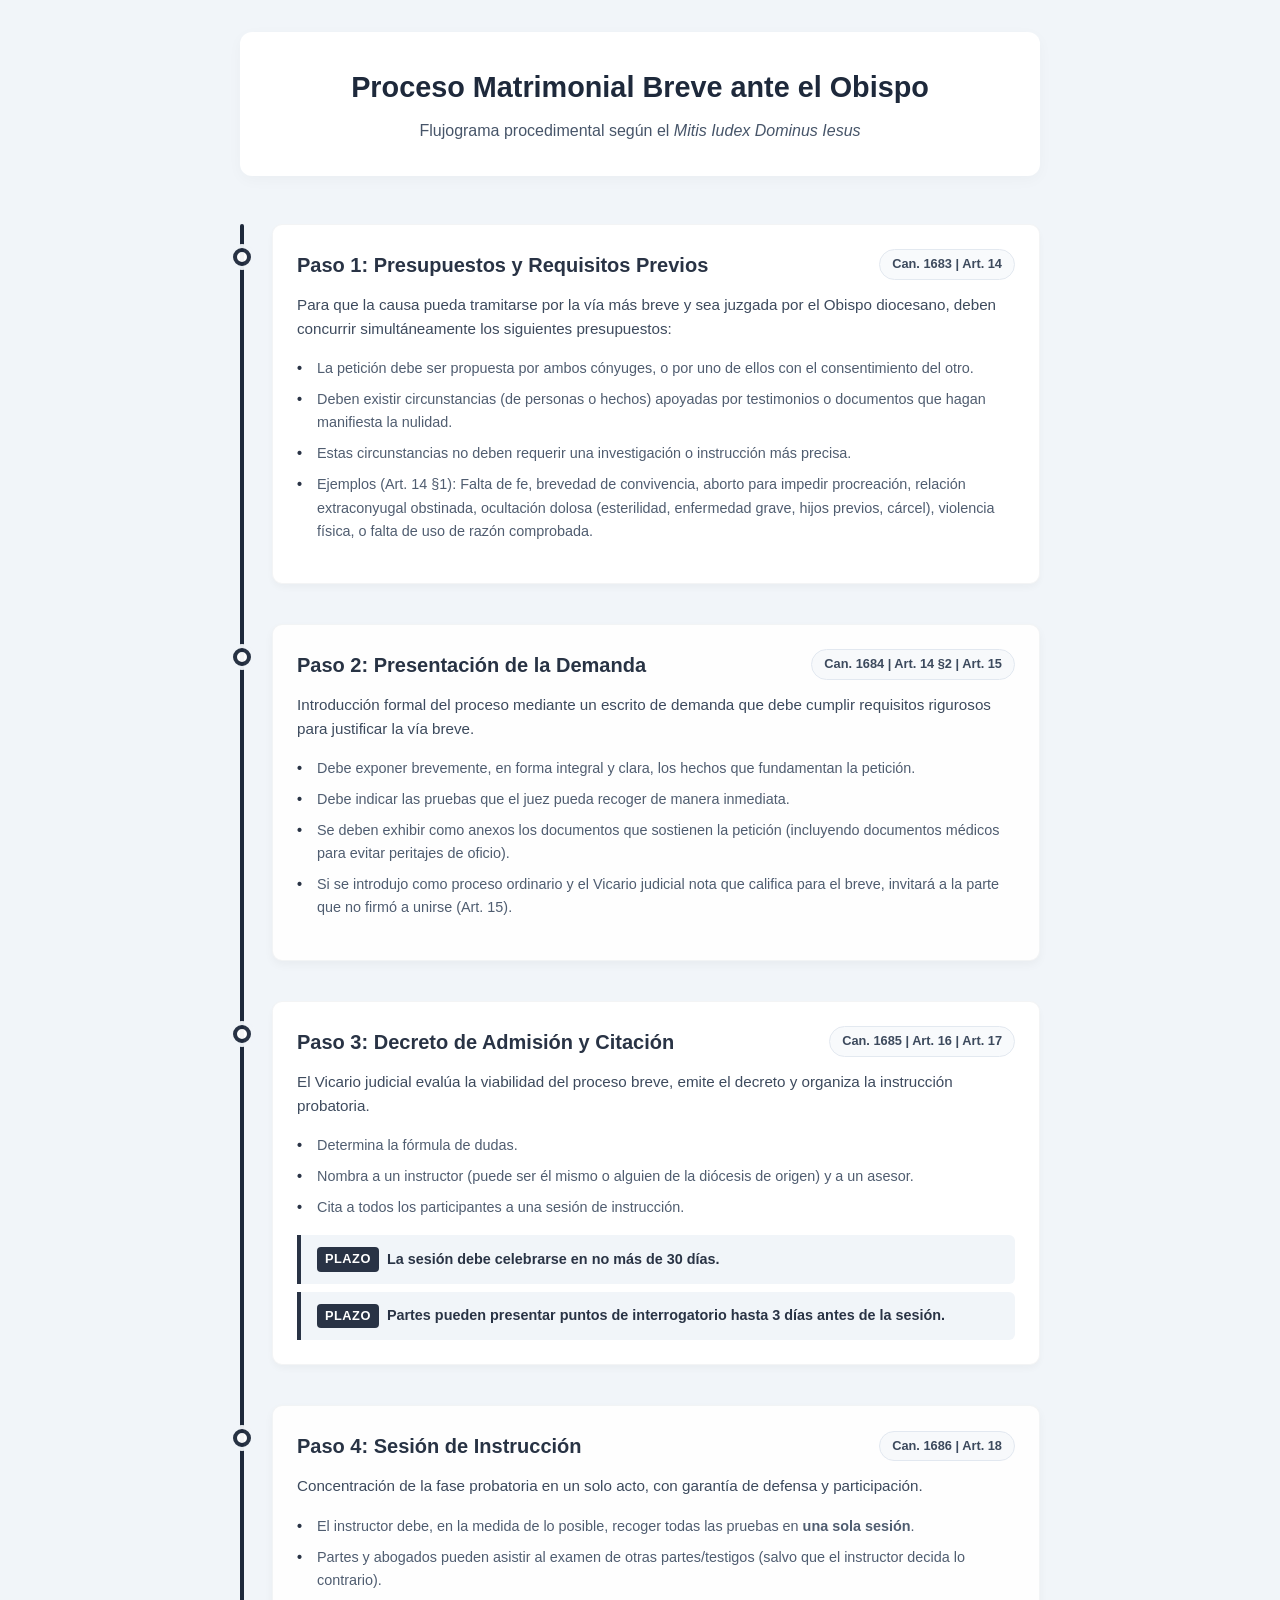
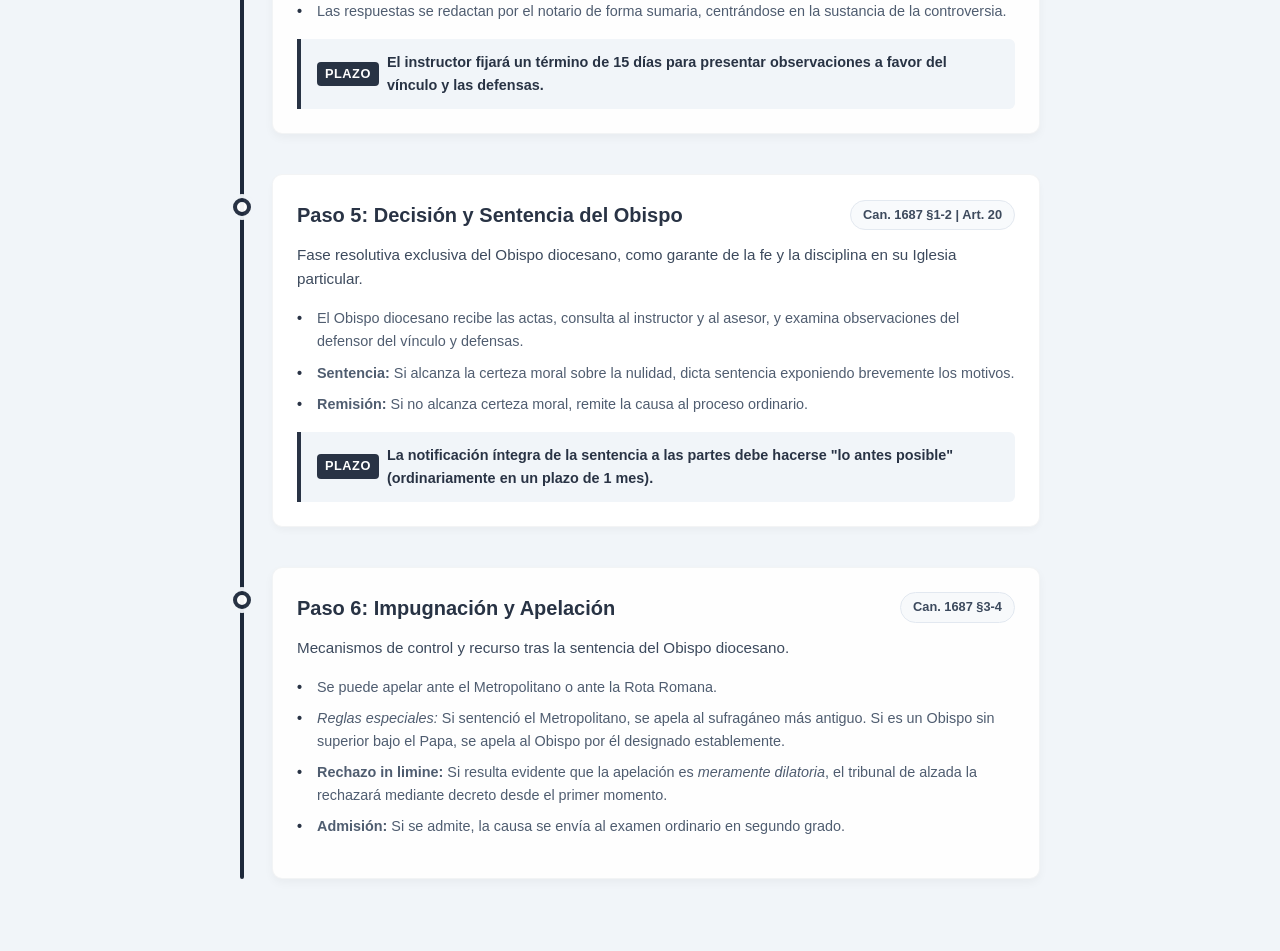
<file: esquema-breve.html>
<!DOCTYPE html>
<html lang="es">
<head>
    <meta charset="UTF-8">
    <meta name="viewport" content="width=device-width, initial-scale=1.0, viewport-fit=cover">
    <title>Proceso Matrimonial Breve ante el Obispo - Flujograma</title>
    <style>
        /* Reglas base y reset */
        * {
            box-sizing: border-box;
            margin: 0;
            padding: 0;
            /* Prevención estricta de corte de palabras */
            -webkit-hyphens: none;
            -ms-hyphens: none;
            hyphens: none;
        }

        body {
            font-family: 'Segoe UI', Roboto, Helvetica, Arial, sans-serif;
            background-color: #f1f5f9;
            color: #1e293b;
            line-height: 1.6;
            padding: 2rem 1rem;
        }

        .container {
            max-width: 800px;
            margin: 0 auto;
        }

        .header {
            text-align: center;
            margin-bottom: 3rem;
            padding: 2rem;
            background-color: #ffffff;
            border-radius: 12px;
            box-shadow: 0 4px 15px rgba(0, 0, 0, 0.03);
        }

        .header h1 {
            font-size: 1.8rem;
            color: #1e293b;
            margin-bottom: 0.5rem;
        }

        .header p {
            font-size: 1rem;
            color: #475569;
        }

        /* Estructura del Flujograma / Línea de tiempo */
        .timeline {
            position: relative;
            padding-left: 2rem;
            margin-top: 2rem;
        }

        /* Línea conectora vertical */
        .timeline::before {
            content: '';
            position: absolute;
            left: 0;
            top: 0;
            bottom: 0;
            width: 4px;
            background-color: #1e293b;
            border-radius: 2px;
        }

        /* Contenedor de cada paso */
        .timeline-step {
            position: relative;
            margin-bottom: 2.5rem;
            opacity: 0.95;
            transition: transform 0.3s ease, opacity 0.3s ease;
        }

        /* Interactividad: efecto hover sutil */
        .timeline-step:hover {
            transform: translateY(-5px);
            opacity: 1;
        }

        /* Punto en la línea de tiempo */
        .timeline-dot {
            position: absolute;
            left: -2.45rem; /* Centrado sobre la línea de 4px (depende del padding general) */
            top: 1.5rem;
            width: 18px;
            height: 18px;
            border-radius: 50%;
            background-color: #ffffff;
            border: 4px solid #1e293b;
            box-shadow: 0 0 0 4px #f1f5f9;
            z-index: 2;
        }

        /* Tarjeta de contenido */
        .timeline-content {
            background-color: #ffffff;
            border-radius: 10px;
            padding: 1.5rem;
            box-shadow: 0 4px 10px rgba(0, 0, 0, 0.04);
            border: 1px solid rgba(30, 41, 59, 0.05);
        }

        .step-title {
            font-size: 1.25rem;
            font-weight: 700;
            color: #1e293b;
            margin-bottom: 0.75rem;
            display: flex;
            align-items: center;
            justify-content: space-between;
            flex-wrap: wrap;
            gap: 10px;
        }

        /* Etiquetas de fundamentos legales (Cánones/Artículos) */
        .legal-citation {
            font-size: 0.8rem;
            font-weight: 600;
            background-color: #f8fafc;
            color: #334155;
            padding: 0.25rem 0.75rem;
            border-radius: 20px;
            border: 1px solid #e2e8f0;
            display: inline-block;
        }

        .step-description {
            font-size: 0.95rem;
            color: #334155;
            margin-bottom: 1rem;
        }

        .step-list {
            list-style-type: none;
            margin-bottom: 1rem;
        }

        .step-list li {
            position: relative;
            padding-left: 1.25rem;
            margin-bottom: 0.5rem;
            font-size: 0.9rem;
            color: #475569;
        }

        .step-list li::before {
            content: '•';
            position: absolute;
            left: 0;
            color: #1e293b;
            font-weight: bold;
        }

        /* Resaltado de Plazos Legales */
        .deadline-box {
            background-color: #f1f5f9;
            border-left: 4px solid #1e293b;
            padding: 0.75rem 1rem;
            border-radius: 0 6px 6px 0;
            font-size: 0.9rem;
            font-weight: 600;
            color: #1e293b;
            display: flex;
            align-items: center;
            gap: 8px;
        }

        .deadline-box span {
            background-color: #1e293b;
            color: #ffffff;
            padding: 2px 8px;
            border-radius: 4px;
            font-size: 0.8rem;
            text-transform: uppercase;
            letter-spacing: 0.5px;
        }

        /* Diseño responsivo para móviles */
        @media (max-width: 600px) {
            .timeline {
                padding-left: 1.5rem;
            }
            .timeline-dot {
                left: -1.95rem;
                width: 14px;
                height: 14px;
                border-width: 3px;
            }
            .step-title {
                flex-direction: column;
                align-items: flex-start;
            }
            .timeline-content {
                padding: 1.25rem;
            }
        }
    </style>
</head>
<body>

<div class="container">
    <div class="header">
        <h1>Proceso Matrimonial Breve ante el Obispo</h1>
        <p>Flujograma procedimental según el <em>Mitis Iudex Dominus Iesus</em></p>
    </div>

    <div class="timeline">
        
        <!-- PASO 1 -->
        <div class="timeline-step">
            <div class="timeline-dot"></div>
            <div class="timeline-content">
                <div class="step-title">
                    Paso 1: Presupuestos y Requisitos Previos
                    <span class="legal-citation">Can. 1683 | Art. 14</span>
                </div>
                <div class="step-description">
                    Para que la causa pueda tramitarse por la vía más breve y sea juzgada por el Obispo diocesano, deben concurrir simultáneamente los siguientes presupuestos:
                </div>
                <ul class="step-list">
                    <li>La petición debe ser propuesta por ambos cónyuges, o por uno de ellos con el consentimiento del otro.</li>
                    <li>Deben existir circunstancias (de personas o hechos) apoyadas por testimonios o documentos que hagan manifiesta la nulidad.</li>
                    <li>Estas circunstancias no deben requerir una investigación o instrucción más precisa.</li>
                    <li>Ejemplos (Art. 14 §1): Falta de fe, brevedad de convivencia, aborto para impedir procreación, relación extraconyugal obstinada, ocultación dolosa (esterilidad, enfermedad grave, hijos previos, cárcel), violencia física, o falta de uso de razón comprobada.</li>
                </ul>
            </div>
        </div>

        <!-- PASO 2 -->
        <div class="timeline-step">
            <div class="timeline-dot"></div>
            <div class="timeline-content">
                <div class="step-title">
                    Paso 2: Presentación de la Demanda
                    <span class="legal-citation">Can. 1684 | Art. 14 §2 | Art. 15</span>
                </div>
                <div class="step-description">
                    Introducción formal del proceso mediante un escrito de demanda que debe cumplir requisitos rigurosos para justificar la vía breve.
                </div>
                <ul class="step-list">
                    <li>Debe exponer brevemente, en forma integral y clara, los hechos que fundamentan la petición.</li>
                    <li>Debe indicar las pruebas que el juez pueda recoger de manera inmediata.</li>
                    <li>Se deben exhibir como anexos los documentos que sostienen la petición (incluyendo documentos médicos para evitar peritajes de oficio).</li>
                    <li>Si se introdujo como proceso ordinario y el Vicario judicial nota que califica para el breve, invitará a la parte que no firmó a unirse (Art. 15).</li>
                </ul>
            </div>
        </div>

        <!-- PASO 3 -->
        <div class="timeline-step">
            <div class="timeline-dot"></div>
            <div class="timeline-content">
                <div class="step-title">
                    Paso 3: Decreto de Admisión y Citación
                    <span class="legal-citation">Can. 1685 | Art. 16 | Art. 17</span>
                </div>
                <div class="step-description">
                    El Vicario judicial evalúa la viabilidad del proceso breve, emite el decreto y organiza la instrucción probatoria.
                </div>
                <ul class="step-list">
                    <li>Determina la fórmula de dudas.</li>
                    <li>Nombra a un instructor (puede ser él mismo o alguien de la diócesis de origen) y a un asesor.</li>
                    <li>Cita a todos los participantes a una sesión de instrucción.</li>
                </ul>
                <div class="deadline-box">
                    <span>PLAZO</span> La sesión debe celebrarse en no más de 30 días.
                </div>
                <div class="deadline-box" style="margin-top: 0.5rem;">
                    <span>PLAZO</span> Partes pueden presentar puntos de interrogatorio hasta 3 días antes de la sesión.
                </div>
            </div>
        </div>

        <!-- PASO 4 -->
        <div class="timeline-step">
            <div class="timeline-dot"></div>
            <div class="timeline-content">
                <div class="step-title">
                    Paso 4: Sesión de Instrucción
                    <span class="legal-citation">Can. 1686 | Art. 18</span>
                </div>
                <div class="step-description">
                    Concentración de la fase probatoria en un solo acto, con garantía de defensa y participación.
                </div>
                <ul class="step-list">
                    <li>El instructor debe, en la medida de lo posible, recoger todas las pruebas en <strong>una sola sesión</strong>.</li>
                    <li>Partes y abogados pueden asistir al examen de otras partes/testigos (salvo que el instructor decida lo contrario).</li>
                    <li>Las respuestas se redactan por el notario de forma sumaria, centrándose en la sustancia de la controversia.</li>
                </ul>
                <div class="deadline-box">
                    <span>PLAZO</span> El instructor fijará un término de 15 días para presentar observaciones a favor del vínculo y las defensas.
                </div>
            </div>
        </div>

        <!-- PASO 5 -->
        <div class="timeline-step">
            <div class="timeline-dot"></div>
            <div class="timeline-content">
                <div class="step-title">
                    Paso 5: Decisión y Sentencia del Obispo
                    <span class="legal-citation">Can. 1687 §1-2 | Art. 20</span>
                </div>
                <div class="step-description">
                    Fase resolutiva exclusiva del Obispo diocesano, como garante de la fe y la disciplina en su Iglesia particular.
                </div>
                <ul class="step-list">
                    <li>El Obispo diocesano recibe las actas, consulta al instructor y al asesor, y examina observaciones del defensor del vínculo y defensas.</li>
                    <li><strong>Sentencia:</strong> Si alcanza la certeza moral sobre la nulidad, dicta sentencia exponiendo brevemente los motivos.</li>
                    <li><strong>Remisión:</strong> Si no alcanza certeza moral, remite la causa al proceso ordinario.</li>
                </ul>
                <div class="deadline-box">
                    <span>PLAZO</span> La notificación íntegra de la sentencia a las partes debe hacerse "lo antes posible" (ordinariamente en un plazo de 1 mes).
                </div>
            </div>
        </div>

        <!-- PASO 6 -->
        <div class="timeline-step">
            <div class="timeline-dot"></div>
            <div class="timeline-content">
                <div class="step-title">
                    Paso 6: Impugnación y Apelación
                    <span class="legal-citation">Can. 1687 §3-4</span>
                </div>
                <div class="step-description">
                    Mecanismos de control y recurso tras la sentencia del Obispo diocesano.
                </div>
                <ul class="step-list">
                    <li>Se puede apelar ante el Metropolitano o ante la Rota Romana.</li>
                    <li><em>Reglas especiales:</em> Si sentenció el Metropolitano, se apela al sufragáneo más antiguo. Si es un Obispo sin superior bajo el Papa, se apela al Obispo por él designado establemente.</li>
                    <li><strong>Rechazo in limine:</strong> Si resulta evidente que la apelación es <em>meramente dilatoria</em>, el tribunal de alzada la rechazará mediante decreto desde el primer momento.</li>
                    <li><strong>Admisión:</strong> Si se admite, la causa se envía al examen ordinario en segundo grado.</li>
                </ul>
            </div>
        </div>

    </div>
</div>

</body>
</html>
</file>
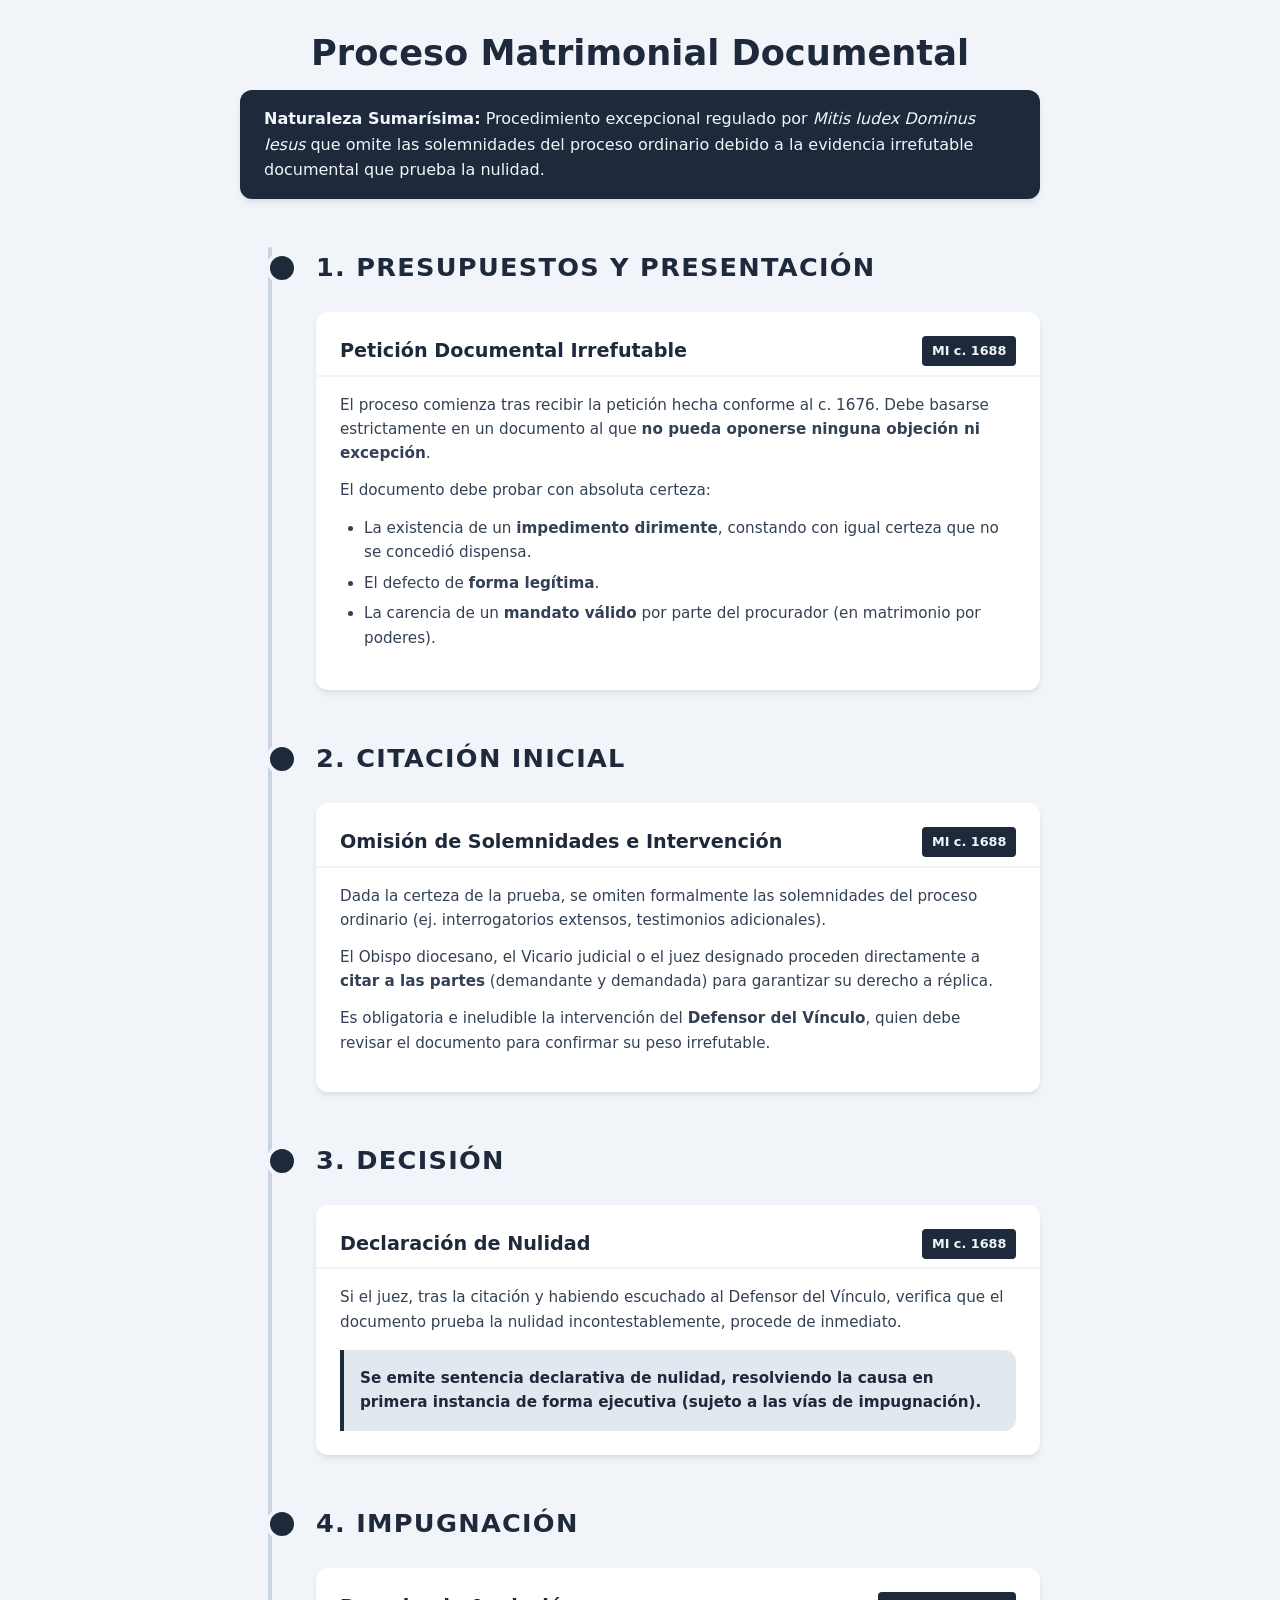
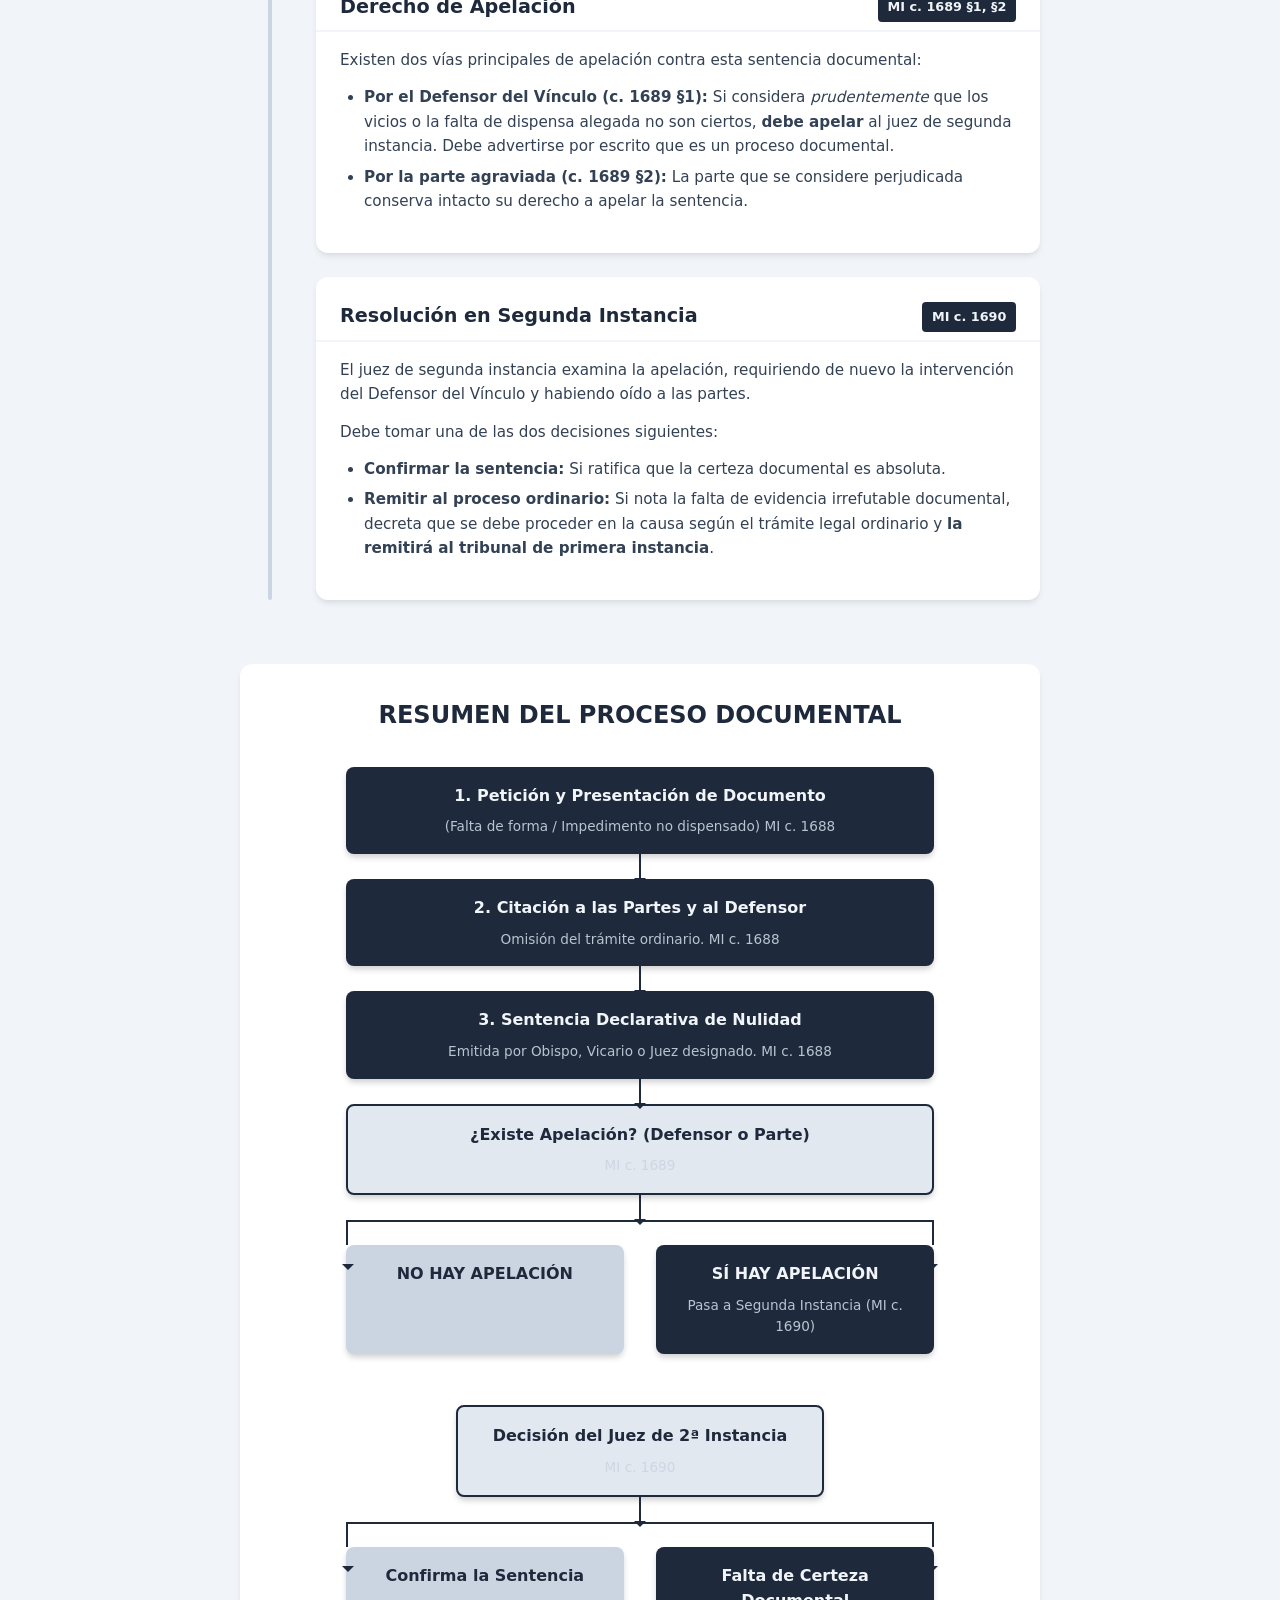
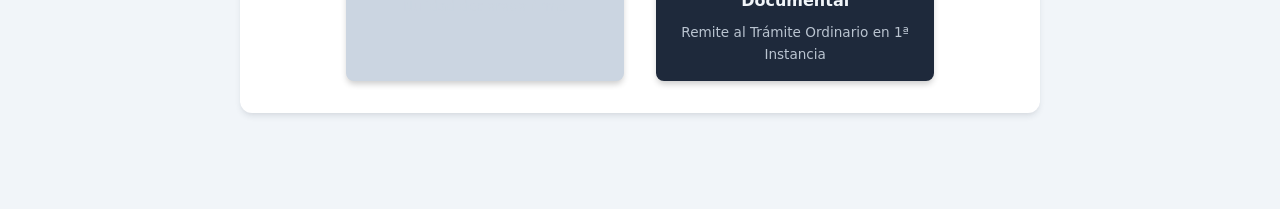
<file: esquema-documental.html>
<!DOCTYPE html>
<html lang="es">
<head>
    <meta charset="UTF-8">
    <meta name="viewport" content="width=device-width, initial-scale=1.0, viewport-fit=cover">
    <title>Proceso Matrimonial Documental (Mitis Iudex)</title>
    <style>
        :root {
            /* Colores corporativos solicitados */
            --bg-color: #f1f5f9;
            --text-color: #1e293b;
            --card-bg: #ffffff;
            --border-radius: 12px;
            --shadow-subtle: 0 4px 6px -1px rgba(30, 41, 59, 0.1), 0 2px 4px -2px rgba(30, 41, 59, 0.05);
            --shadow-hover: 0 10px 15px -3px rgba(30, 41, 59, 0.15), 0 4px 6px -4px rgba(30, 41, 59, 0.1);
            --line-color: #cbd5e1;
        }

        * {
            box-sizing: border-box;
            margin: 0;
            padding: 0;
        }

        body {
            background-color: var(--bg-color);
            color: var(--text-color);
            font-family: system-ui, -apple-system, "Segoe UI", Roboto, Helvetica, Arial, sans-serif;
            line-height: 1.6;
            padding: 2rem 1rem;
            -webkit-hyphens: none;
            -ms-hyphens: none;
            hyphens: none; /* Regla aplicada: Evitar corte de palabras */
        }

        header {
            max-width: 800px;
            margin: 0 auto 3rem auto;
            text-align: center;
        }

        h1 {
            font-size: 2.2rem;
            margin-bottom: 1rem;
            color: var(--text-color);
            line-height: 1.2;
        }

        .hierarchy-rule {
            background-color: var(--text-color);
            color: var(--bg-color);
            padding: 1rem 1.5rem;
            border-radius: var(--border-radius);
            font-weight: 500;
            box-shadow: var(--shadow-subtle);
            text-align: left;
        }

        /* Línea de tiempo vertical */
        .timeline {
            position: relative;
            max-width: 800px;
            margin: 0 auto;
            padding-left: 1rem;
        }

        .timeline::before {
            content: '';
            position: absolute;
            left: 28px;
            top: 0;
            bottom: 0;
            width: 4px;
            background: var(--line-color);
            border-radius: 2px;
        }

        .phase {
            position: relative;
            margin-bottom: 3rem;
            padding-left: 60px;
        }

        .phase::before {
            content: '';
            position: absolute;
            left: 10px;
            top: 5px;
            width: 24px;
            height: 24px;
            background: var(--text-color);
            border-radius: 50%;
            border: 4px solid var(--bg-color);
            z-index: 1;
        }

        .phase-title {
            font-size: 1.6rem;
            font-weight: 800;
            margin-bottom: 1.5rem;
            text-transform: uppercase;
            letter-spacing: 0.05em;
            color: var(--text-color);
        }

        .step {
            background: var(--card-bg);
            border-radius: var(--border-radius);
            box-shadow: var(--shadow-subtle);
            margin-bottom: 1.5rem;
            overflow: hidden;
            transition: box-shadow 0.3s ease, transform 0.3s ease;
        }

        .step:hover {
            box-shadow: var(--shadow-hover);
            transform: translateY(-2px);
        }

        .step-header {
            padding: 1.5rem 1.5rem 0.5rem 1.5rem;
            font-weight: 700;
            font-size: 1.2rem;
            display: flex;
            align-items: center;
            justify-content: space-between;
            border-bottom: 2px solid var(--bg-color);
            color: var(--text-color);
        }

        .step-body {
            padding: 1rem 1.5rem 1.5rem 1.5rem;
            font-size: 0.95rem;
            color: #334155;
        }

        .step-body p {
            margin-bottom: 0.8rem;
        }

        .step-body ul {
            padding-left: 1.5rem;
            margin-bottom: 1rem;
        }

        .step-body li {
            margin-bottom: 0.4rem;
        }

        .note {
            background-color: #e2e8f0;
            border-left: 4px solid var(--text-color);
            padding: 1rem;
            margin-top: 1rem;
            border-radius: 0 var(--border-radius) var(--border-radius) 0;
            font-weight: 600;
            color: var(--text-color);
        }

        .badge-mi {
            padding: 0.3rem 0.6rem;
            border-radius: 4px;
            font-size: 0.8rem;
            font-weight: bold;
            display: inline-block;
            background-color: var(--text-color);
            color: var(--bg-color);
        }

        .citations-group {
            display: flex;
            flex-direction: column;
            align-items: flex-end;
            gap: 4px;
        }

        /* Estilos para el diagrama de flujo final */
        .diagram-container {
            max-width: 800px;
            margin: 4rem auto;
            background: var(--card-bg);
            padding: 2rem;
            border-radius: var(--border-radius);
            box-shadow: var(--shadow-subtle);
        }

        .diagram-title {
            text-align: center;
            font-size: 1.5rem;
            margin-bottom: 2rem;
            font-weight: 800;
            text-transform: uppercase;
        }

        .flow-node {
            background: var(--text-color);
            color: var(--bg-color);
            padding: 1rem;
            border-radius: 8px;
            text-align: center;
            font-weight: bold;
            width: 80%;
            margin: 0 auto;
            box-shadow: 0 4px 6px -1px rgba(0,0,0,0.2);
        }

        .flow-node span {
            display: block;
            font-size: 0.85rem;
            font-weight: normal;
            margin-top: 0.5rem;
            opacity: 0.9;
            color: #cbd5e1;
        }

        .flow-arrow {
            width: 2px;
            height: 25px;
            background-color: var(--text-color);
            margin: 0 auto;
            position: relative;
        }

        .flow-arrow::after {
            content: '';
            position: absolute;
            bottom: -5px;
            left: -5px;
            border-left: 6px solid transparent;
            border-right: 6px solid transparent;
            border-top: 6px solid var(--text-color);
        }

        /* Nodo condicional / divergente en el flujo final */
        .flow-split {
            display: flex;
            justify-content: center;
            gap: 2rem;
            width: 80%;
            margin: 0 auto;
        }

        .flow-split .flow-node {
            width: 100%;
        }

        .split-arrow-container {
            display: flex;
            justify-content: center;
            width: 80%;
            margin: 0 auto;
            position: relative;
            height: 25px;
        }
        
        .split-arrow-left, .split-arrow-right {
            width: 50%;
            border-top: 2px solid var(--text-color);
            position: relative;
        }
        .split-arrow-left { border-left: 2px solid var(--text-color); }
        .split-arrow-right { border-right: 2px solid var(--text-color); }

        .split-arrow-left::after, .split-arrow-right::after {
            content: '';
            position: absolute;
            bottom: -25px;
            border-left: 6px solid transparent;
            border-right: 6px solid transparent;
            border-top: 6px solid var(--text-color);
        }
        .split-arrow-left::after { left: -6px; }
        .split-arrow-right::after { right: -6px; }


        @media (max-width: 600px) {
            .timeline { padding-left: 0; }
            .timeline::before { left: 18px; }
            .phase { padding-left: 45px; }
            .phase::before { left: 0; }
            h1 { font-size: 1.8rem; }
            .step-header { flex-direction: column; align-items: flex-start; gap: 10px; }
            .citations-group { align-items: flex-start; flex-direction: row; flex-wrap: wrap; }
            .flow-node { width: 100%; }
            .flow-split { width: 100%; flex-direction: column; gap: 1rem;}
            .split-arrow-container { display:none; } /* Ocultar flechas divergentes en móvil por simplicidad visual */
        }
    </style>
</head>
<body>

    <header>
        <h1>Proceso Matrimonial Documental</h1>
        <div class="hierarchy-rule">
            <strong>Naturaleza Sumarísima:</strong> Procedimiento excepcional regulado por <em>Mitis Iudex Dominus Iesus</em> que omite las solemnidades del proceso ordinario debido a la evidencia irrefutable documental que prueba la nulidad.
        </div>
    </header>

    <div class="timeline">
        
        <!-- PASO 1: PRESUPUESTOS -->
        <div class="phase">
            <h2 class="phase-title">1. Presupuestos y Presentación</h2>
            
            <div class="step">
                <div class="step-header">
                    Petición Documental Irrefutable
                    <div class="citations-group">
                        <span class="badge-mi">MI c. 1688</span>
                    </div>
                </div>
                <div class="step-body">
                    <p>El proceso comienza tras recibir la petición hecha conforme al c. 1676. Debe basarse estrictamente en un documento al que <strong>no pueda oponerse ninguna objeción ni excepción</strong>.</p>
                    <p>El documento debe probar con absoluta certeza:</p>
                    <ul>
                        <li>La existencia de un <strong>impedimento dirimente</strong>, constando con igual certeza que no se concedió dispensa.</li>
                        <li>El defecto de <strong>forma legítima</strong>.</li>
                        <li>La carencia de un <strong>mandato válido</strong> por parte del procurador (en matrimonio por poderes).</li>
                    </ul>
                </div>
            </div>
        </div>

        <!-- PASO 2: CITACIÓN INICIAL -->
        <div class="phase">
            <h2 class="phase-title">2. Citación Inicial</h2>
            
            <div class="step">
                <div class="step-header">
                    Omisión de Solemnidades e Intervención
                    <div class="citations-group">
                        <span class="badge-mi">MI c. 1688</span>
                    </div>
                </div>
                <div class="step-body">
                    <p>Dada la certeza de la prueba, se omiten formalmente las solemnidades del proceso ordinario (ej. interrogatorios extensos, testimonios adicionales).</p>
                    <p>El Obispo diocesano, el Vicario judicial o el juez designado proceden directamente a <strong>citar a las partes</strong> (demandante y demandada) para garantizar su derecho a réplica.</p>
                    <p>Es obligatoria e ineludible la intervención del <strong>Defensor del Vínculo</strong>, quien debe revisar el documento para confirmar su peso irrefutable.</p>
                </div>
            </div>
        </div>

        <!-- PASO 3: DECISIÓN -->
        <div class="phase">
            <h2 class="phase-title">3. Decisión</h2>
            
            <div class="step">
                <div class="step-header">
                    Declaración de Nulidad
                    <div class="citations-group">
                        <span class="badge-mi">MI c. 1688</span>
                    </div>
                </div>
                <div class="step-body">
                    <p>Si el juez, tras la citación y habiendo escuchado al Defensor del Vínculo, verifica que el documento prueba la nulidad incontestablemente, procede de inmediato.</p>
                    <div class="note">
                        Se emite <strong>sentencia declarativa de nulidad</strong>, resolviendo la causa en primera instancia de forma ejecutiva (sujeto a las vías de impugnación).
                    </div>
                </div>
            </div>
        </div>

        <!-- PASO 4: IMPUGNACIÓN Y APELACIÓN -->
        <div class="phase">
            <h2 class="phase-title">4. Impugnación</h2>
            
            <div class="step">
                <div class="step-header">
                    Derecho de Apelación
                    <div class="citations-group">
                        <span class="badge-mi">MI c. 1689 §1, §2</span>
                    </div>
                </div>
                <div class="step-body">
                    <p>Existen dos vías principales de apelación contra esta sentencia documental:</p>
                    <ul>
                        <li><strong>Por el Defensor del Vínculo (c. 1689 §1):</strong> Si considera <em>prudentemente</em> que los vicios o la falta de dispensa alegada no son ciertos, <strong>debe apelar</strong> al juez de segunda instancia. Debe advertirse por escrito que es un proceso documental.</li>
                        <li><strong>Por la parte agraviada (c. 1689 §2):</strong> La parte que se considere perjudicada conserva intacto su derecho a apelar la sentencia.</li>
                    </ul>
                </div>
            </div>

            <div class="step">
                <div class="step-header">
                    Resolución en Segunda Instancia
                    <div class="citations-group">
                        <span class="badge-mi">MI c. 1690</span>
                    </div>
                </div>
                <div class="step-body">
                    <p>El juez de segunda instancia examina la apelación, requiriendo de nuevo la intervención del Defensor del Vínculo y habiendo oído a las partes.</p>
                    <p>Debe tomar una de las dos decisiones siguientes:</p>
                    <ul>
                        <li><strong>Confirmar la sentencia:</strong> Si ratifica que la certeza documental es absoluta.</li>
                        <li><strong>Remitir al proceso ordinario:</strong> Si nota la falta de evidencia irrefutable documental, decreta que se debe proceder en la causa según el trámite legal ordinario y <strong>la remitirá al tribunal de primera instancia</strong>.</li>
                    </ul>
                </div>
            </div>
        </div>

    </div>

    <!-- DIAGRAMA DE FLUJO RESUMEN -->
    <div class="diagram-container">
        <h2 class="diagram-title">Resumen del Proceso Documental</h2>
        
        <div class="flow-node">
            1. Petición y Presentación de Documento
            <span>(Falta de forma / Impedimento no dispensado) MI c. 1688</span>
        </div>
        <div class="flow-arrow"></div>
        
        <div class="flow-node">
            2. Citación a las Partes y al Defensor
            <span>Omisión del trámite ordinario. MI c. 1688</span>
        </div>
        <div class="flow-arrow"></div>
        
        <div class="flow-node">
            3. Sentencia Declarativa de Nulidad
            <span>Emitida por Obispo, Vicario o Juez designado. MI c. 1688</span>
        </div>
        <div class="flow-arrow"></div>
        
        <div class="flow-node" style="background: #e2e8f0; color: var(--text-color); border: 2px solid var(--text-color);">
            ¿Existe Apelación? (Defensor o Parte)
            <span>MI c. 1689</span>
        </div>
        <div class="flow-arrow"></div>

        <div class="split-arrow-container">
            <div class="split-arrow-left"></div>
            <div class="split-arrow-right"></div>
        </div>

        <div class="flow-split">
            <div class="flow-node" style="background: var(--line-color); color: var(--text-color);">
                NO HAY APELACIÓN
                <span>La sentencia se hace ejecutiva</span>
            </div>
            
            <div class="flow-node">
                SÍ HAY APELACIÓN
                <span>Pasa a Segunda Instancia (MI c. 1690)</span>
            </div>
        </div>

        <br><br>
        
        <div class="flow-node" style="background: #e2e8f0; color: var(--text-color); border: 2px solid var(--text-color); width:50%;">
            Decisión del Juez de 2ª Instancia
            <span>MI c. 1690</span>
        </div>
        <div class="flow-arrow"></div>
        
        <div class="split-arrow-container">
            <div class="split-arrow-left"></div>
            <div class="split-arrow-right"></div>
        </div>

        <div class="flow-split">
            <div class="flow-node" style="background: var(--line-color); color: var(--text-color);">
                Confirma la Sentencia
                <span>Nulidad declarada firme</span>
            </div>
            
            <div class="flow-node">
                Falta de Certeza Documental
                <span>Remite al Trámite Ordinario en 1ª Instancia</span>
            </div>
        </div>

    </div>

</body>
</html>
</file>
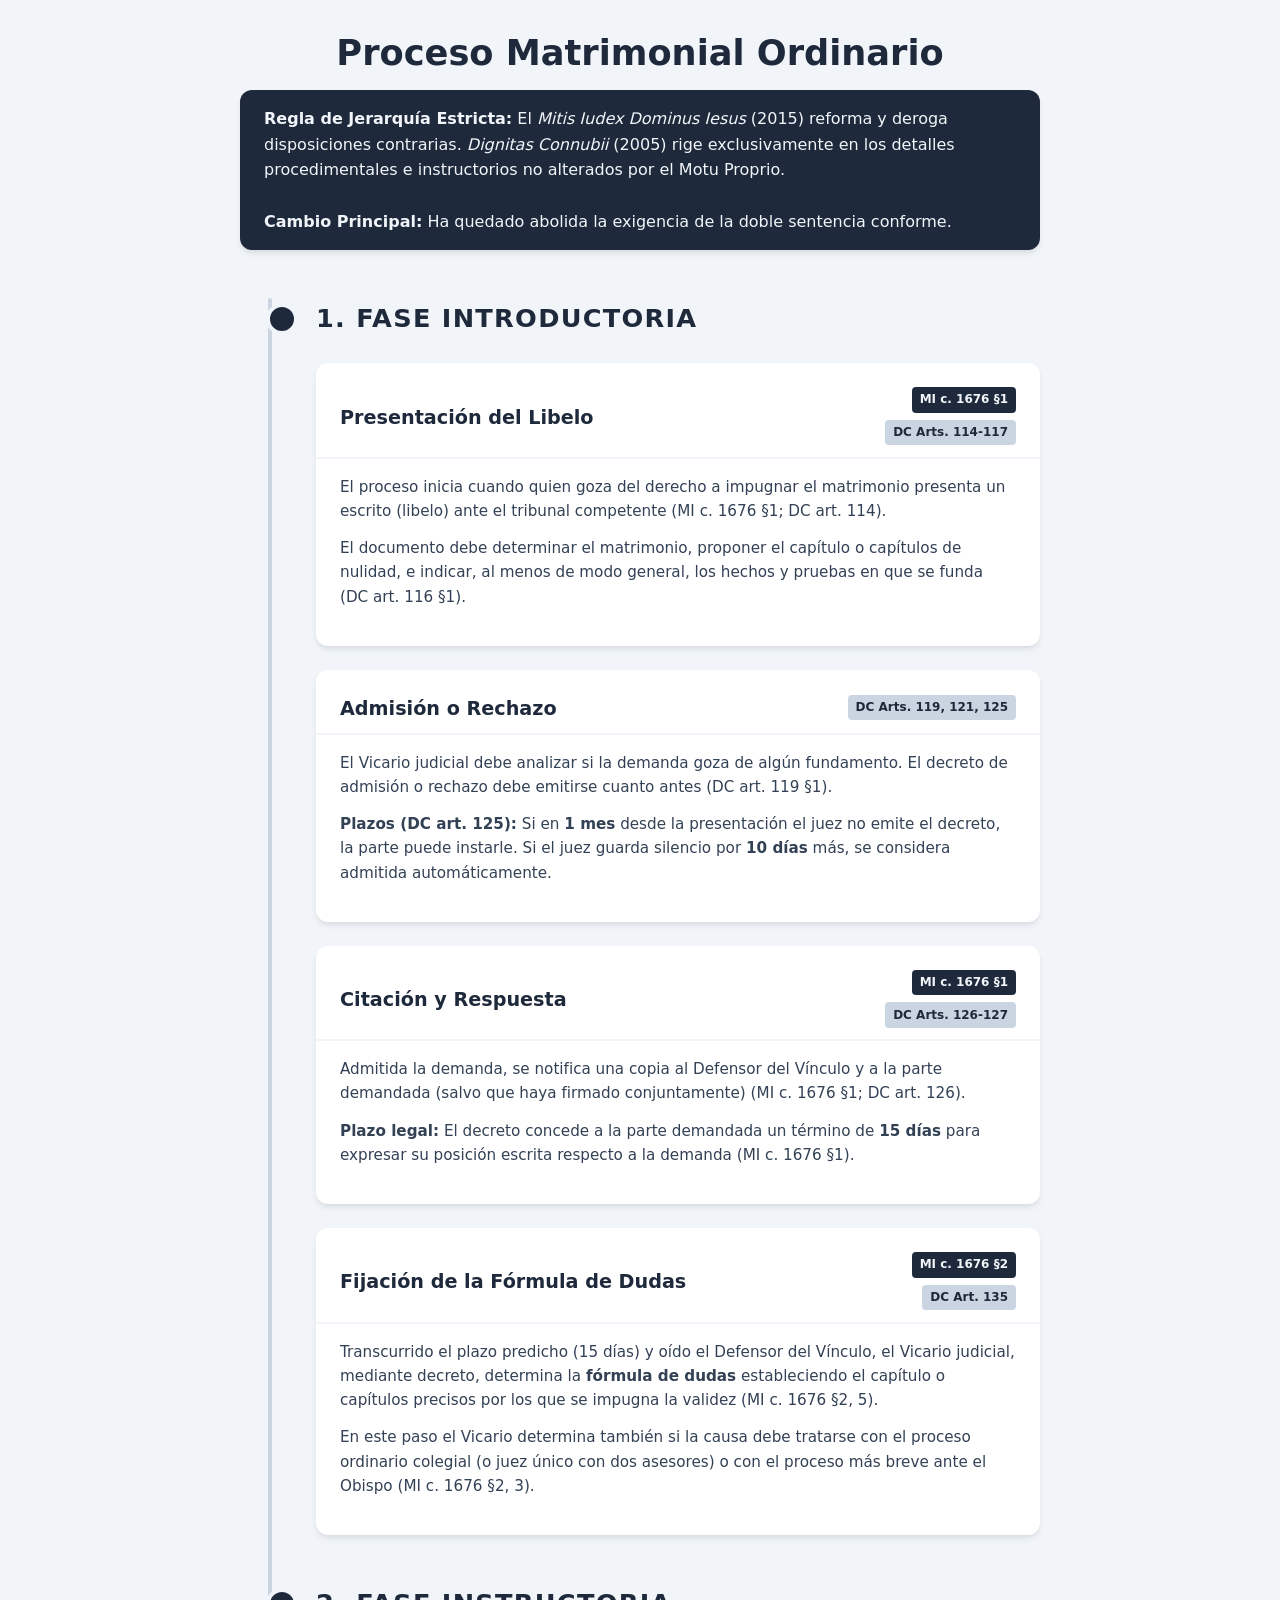
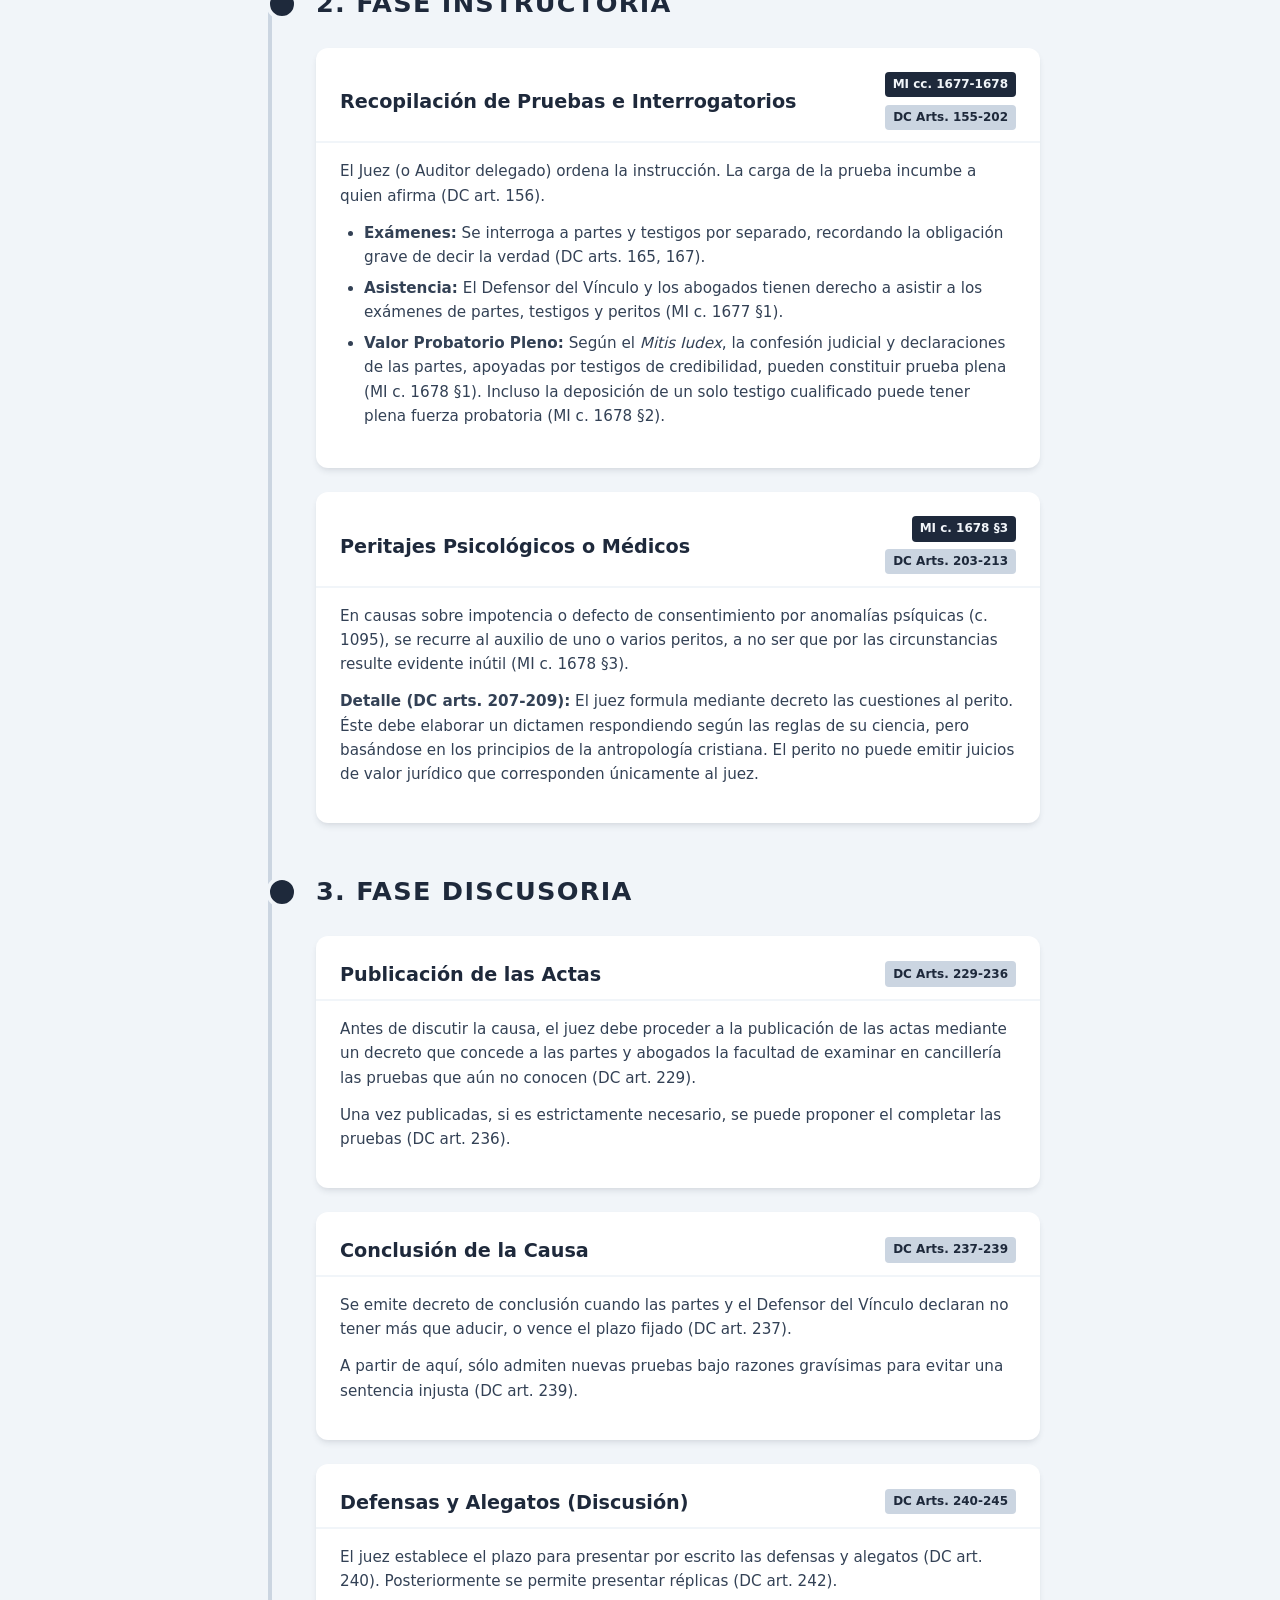
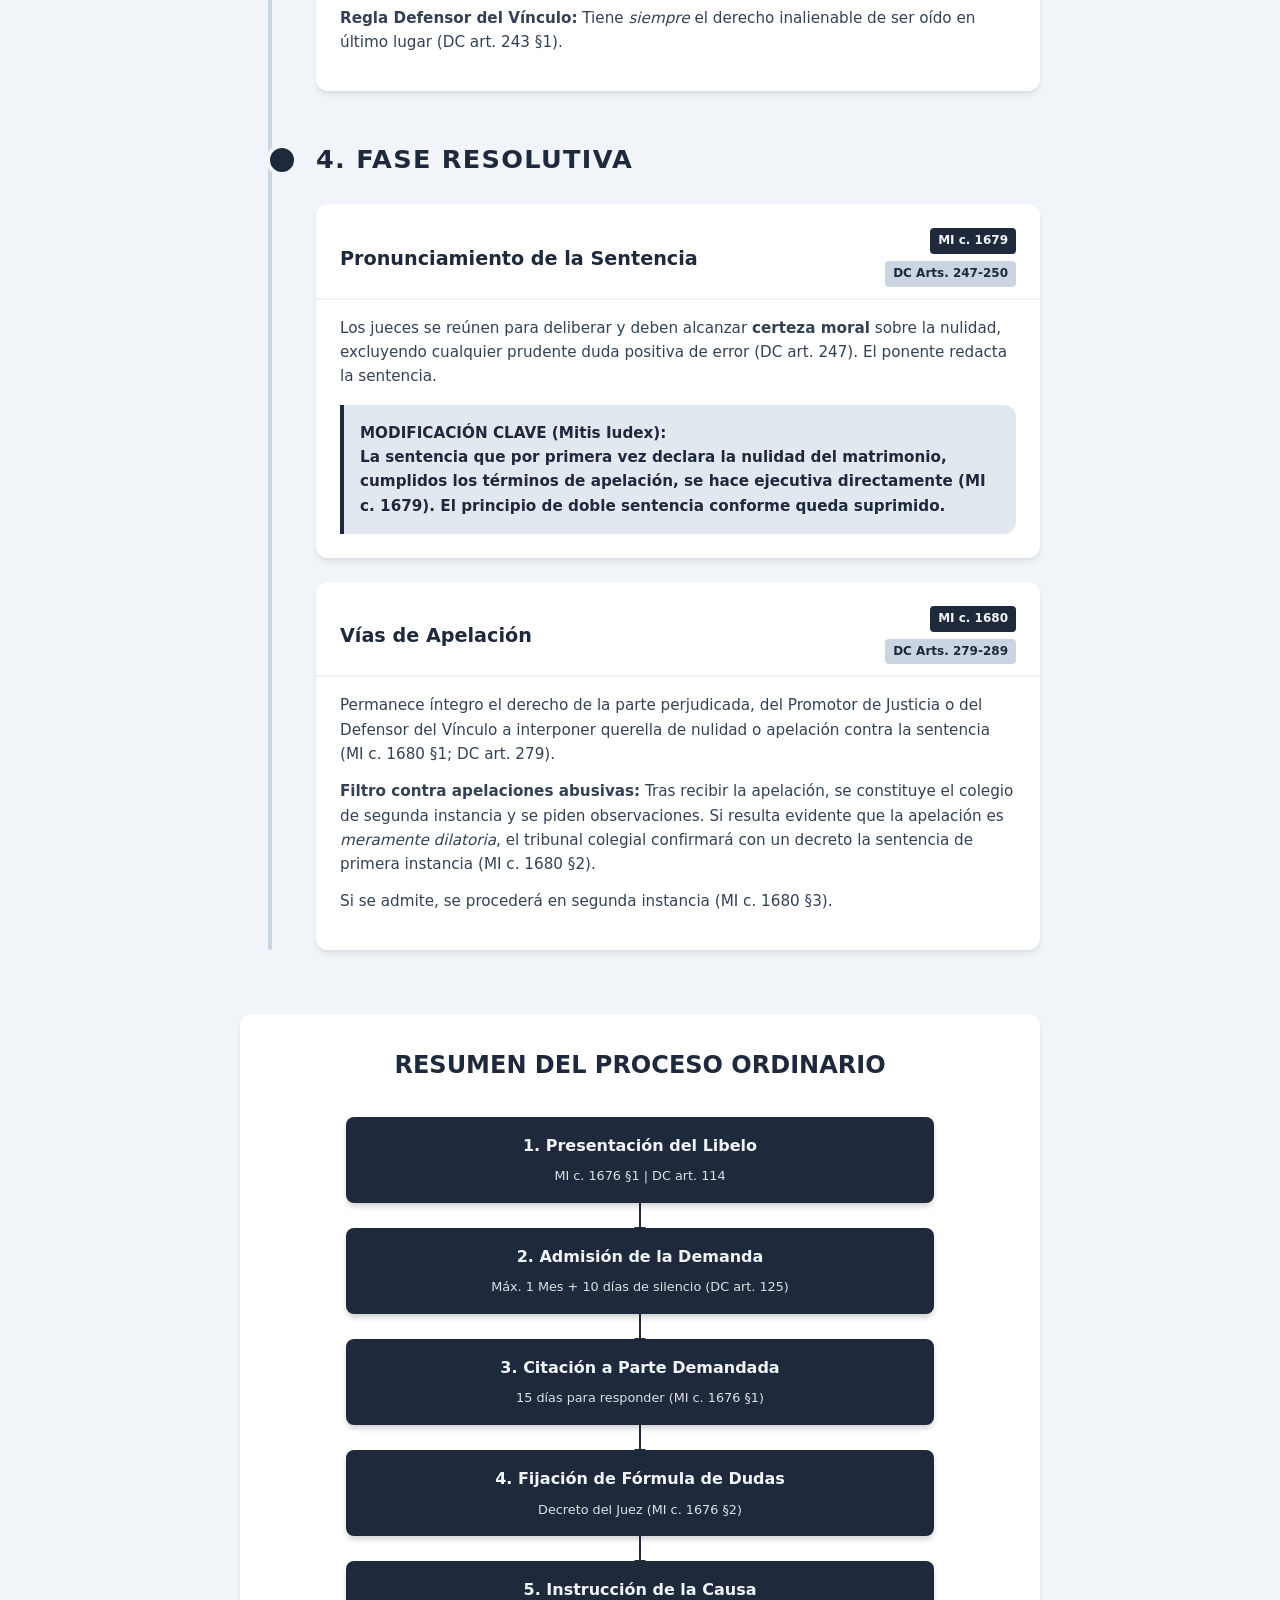
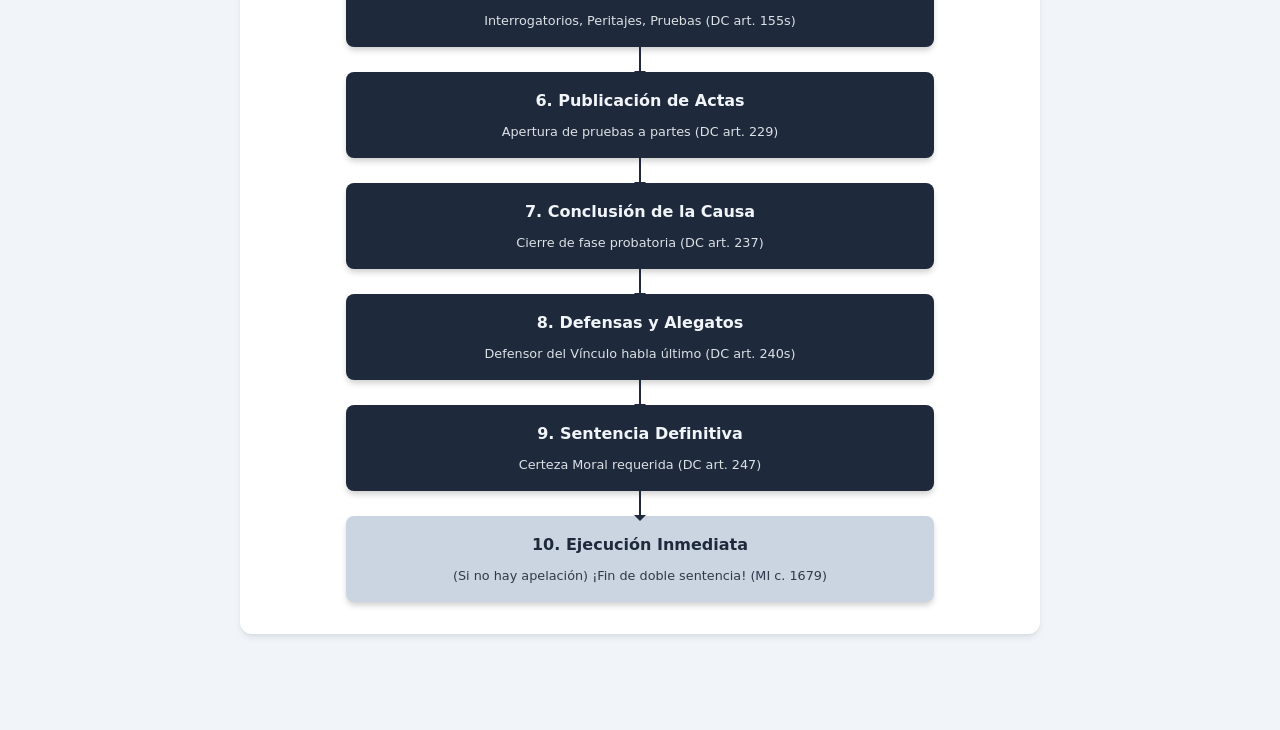
<file: esquema-ordinario.html>
<!DOCTYPE html>
<html lang="es">
<head>
    <meta charset="UTF-8">
    <meta name="viewport" content="width=device-width, initial-scale=1.0, viewport-fit=cover">
    <title>Proceso Matrimonial Ordinario (Mitis Iudex & Dignitas Connubii)</title>
    <style>
        :root {
            /* Colores corporativos solicitados */
            --bg-color: #f1f5f9;
            --text-color: #1e293b;
            --card-bg: #ffffff;
            --border-radius: 12px;
            --shadow-subtle: 0 4px 6px -1px rgba(30, 41, 59, 0.1), 0 2px 4px -2px rgba(30, 41, 59, 0.05);
            --shadow-hover: 0 10px 15px -3px rgba(30, 41, 59, 0.15), 0 4px 6px -4px rgba(30, 41, 59, 0.1);
            --line-color: #cbd5e1;
        }

        * {
            box-sizing: border-box;
            margin: 0;
            padding: 0;
        }

        body {
            background-color: var(--bg-color);
            color: var(--text-color);
            font-family: system-ui, -apple-system, "Segoe UI", Roboto, Helvetica, Arial, sans-serif;
            line-height: 1.6;
            padding: 2rem 1rem;
            -webkit-hyphens: none;
            -ms-hyphens: none;
            hyphens: none; /* Regla aplicada: Evitar corte de palabras */
        }

        header {
            max-width: 800px;
            margin: 0 auto 3rem auto;
            text-align: center;
        }

        h1 {
            font-size: 2.2rem;
            margin-bottom: 1rem;
            color: var(--text-color);
            line-height: 1.2;
        }

        .hierarchy-rule {
            background-color: var(--text-color);
            color: var(--bg-color);
            padding: 1rem 1.5rem;
            border-radius: var(--border-radius);
            font-weight: 500;
            box-shadow: var(--shadow-subtle);
            text-align: left;
        }

        /* Línea de tiempo vertical */
        .timeline {
            position: relative;
            max-width: 800px;
            margin: 0 auto;
            padding-left: 1rem;
        }

        .timeline::before {
            content: '';
            position: absolute;
            left: 28px;
            top: 0;
            bottom: 0;
            width: 4px;
            background: var(--line-color);
            border-radius: 2px;
        }

        .phase {
            position: relative;
            margin-bottom: 3rem;
            padding-left: 60px;
        }

        .phase::before {
            content: '';
            position: absolute;
            left: 10px;
            top: 5px;
            width: 24px;
            height: 24px;
            background: var(--text-color);
            border-radius: 50%;
            border: 4px solid var(--bg-color);
            z-index: 1;
        }

        .phase-title {
            font-size: 1.6rem;
            font-weight: 800;
            margin-bottom: 1.5rem;
            text-transform: uppercase;
            letter-spacing: 0.05em;
            color: var(--text-color);
        }

        .step {
            background: var(--card-bg);
            border-radius: var(--border-radius);
            box-shadow: var(--shadow-subtle);
            margin-bottom: 1.5rem;
            overflow: hidden;
            transition: box-shadow 0.3s ease, transform 0.3s ease;
        }

        .step:hover {
            box-shadow: var(--shadow-hover);
            transform: translateY(-2px);
        }

        /* Estilos de las tarjetas continuas */
        .step-header {
            padding: 1.5rem 1.5rem 0.5rem 1.5rem;
            font-weight: 700;
            font-size: 1.2rem;
            display: flex;
            align-items: center;
            justify-content: space-between;
            border-bottom: 2px solid var(--bg-color);
            color: var(--text-color);
        }

        .step-body {
            padding: 1rem 1.5rem 1.5rem 1.5rem;
            font-size: 0.95rem;
            color: #334155;
        }

        .step-body p {
            margin-bottom: 0.8rem;
        }

        .step-body ul {
            padding-left: 1.5rem;
            margin-bottom: 1rem;
        }

        .step-body li {
            margin-bottom: 0.4rem;
        }

        .note {
            background-color: #e2e8f0;
            border-left: 4px solid var(--text-color);
            padding: 1rem;
            margin-top: 1rem;
            border-radius: 0 var(--border-radius) var(--border-radius) 0;
            font-weight: 600;
            color: var(--text-color);
        }

        .badge-mi, .badge-dc {
            padding: 0.2rem 0.5rem;
            border-radius: 4px;
            font-size: 0.75rem;
            font-weight: bold;
            display: inline-block;
            margin-bottom: 0.2rem;
        }

        .badge-mi {
            background-color: var(--text-color);
            color: var(--bg-color);
        }

        .badge-dc {
            background-color: var(--line-color);
            color: var(--text-color);
        }

        .citations-group {
            display: flex;
            flex-direction: column;
            align-items: flex-end;
            gap: 4px;
        }

        /* Estilos para el diagrama de flujo final */
        .diagram-container {
            max-width: 800px;
            margin: 4rem auto;
            background: var(--card-bg);
            padding: 2rem;
            border-radius: var(--border-radius);
            box-shadow: var(--shadow-subtle);
        }

        .diagram-title {
            text-align: center;
            font-size: 1.5rem;
            margin-bottom: 2rem;
            font-weight: 800;
            text-transform: uppercase;
        }

        .flow-node {
            background: var(--text-color);
            color: var(--bg-color);
            padding: 1rem;
            border-radius: 8px;
            text-align: center;
            font-weight: bold;
            width: 80%;
            margin: 0 auto;
            box-shadow: 0 4px 6px -1px rgba(0,0,0,0.2);
        }

        .flow-node span {
            display: block;
            font-size: 0.8rem;
            font-weight: normal;
            margin-top: 0.5rem;
            opacity: 0.9;
        }

        .flow-arrow {
            width: 2px;
            height: 25px;
            background-color: var(--text-color);
            margin: 0 auto;
            position: relative;
        }

        .flow-arrow::after {
            content: '';
            position: absolute;
            bottom: -5px;
            left: -5px;
            border-left: 6px solid transparent;
            border-right: 6px solid transparent;
            border-top: 6px solid var(--text-color);
        }

        @media (max-width: 600px) {
            .timeline { padding-left: 0; }
            .timeline::before { left: 18px; }
            .phase { padding-left: 45px; }
            .phase::before { left: 0; }
            h1 { font-size: 1.8rem; }
            .step-header { flex-direction: column; align-items: flex-start; gap: 10px; }
            .citations-group { align-items: flex-start; flex-direction: row; flex-wrap: wrap; }
            .flow-node { width: 100%; }
        }
    </style>
</head>
<body>

    <header>
        <h1>Proceso Matrimonial Ordinario</h1>
        <div class="hierarchy-rule">
            <strong>Regla de Jerarquía Estricta:</strong> El <em>Mitis Iudex Dominus Iesus</em> (2015) reforma y deroga disposiciones contrarias. <em>Dignitas Connubii</em> (2005) rige exclusivamente en los detalles procedimentales e instructorios no alterados por el Motu Proprio.
            <br><br>
            <strong>Cambio Principal:</strong> Ha quedado abolida la exigencia de la doble sentencia conforme.
        </div>
    </header>

    <div class="timeline">
        
        <!-- FASE 1: INTRODUCTORIA -->
        <div class="phase">
            <h2 class="phase-title">1. Fase Introductoria</h2>
            
            <div class="step">
                <div class="step-header">
                    Presentación del Libelo
                    <div class="citations-group">
                        <span class="badge-mi">MI c. 1676 §1</span>
                        <span class="badge-dc">DC Arts. 114-117</span>
                    </div>
                </div>
                <div class="step-body">
                    <p>El proceso inicia cuando quien goza del derecho a impugnar el matrimonio presenta un escrito (libelo) ante el tribunal competente (MI c. 1676 §1; DC art. 114).</p>
                    <p>El documento debe determinar el matrimonio, proponer el capítulo o capítulos de nulidad, e indicar, al menos de modo general, los hechos y pruebas en que se funda (DC art. 116 §1).</p>
                </div>
            </div>

            <div class="step">
                <div class="step-header">
                    Admisión o Rechazo
                    <div class="citations-group">
                        <span class="badge-dc">DC Arts. 119, 121, 125</span>
                    </div>
                </div>
                <div class="step-body">
                    <p>El Vicario judicial debe analizar si la demanda goza de algún fundamento. El decreto de admisión o rechazo debe emitirse cuanto antes (DC art. 119 §1).</p>
                    <p><strong>Plazos (DC art. 125):</strong> Si en <strong>1 mes</strong> desde la presentación el juez no emite el decreto, la parte puede instarle. Si el juez guarda silencio por <strong>10 días</strong> más, se considera admitida automáticamente.</p>
                </div>
            </div>

            <div class="step">
                <div class="step-header">
                    Citación y Respuesta
                    <div class="citations-group">
                        <span class="badge-mi">MI c. 1676 §1</span>
                        <span class="badge-dc">DC Arts. 126-127</span>
                    </div>
                </div>
                <div class="step-body">
                    <p>Admitida la demanda, se notifica una copia al Defensor del Vínculo y a la parte demandada (salvo que haya firmado conjuntamente) (MI c. 1676 §1; DC art. 126).</p>
                    <p><strong>Plazo legal:</strong> El decreto concede a la parte demandada un término de <strong>15 días</strong> para expresar su posición escrita respecto a la demanda (MI c. 1676 §1).</p>
                </div>
            </div>

            <div class="step">
                <div class="step-header">
                    Fijación de la Fórmula de Dudas
                    <div class="citations-group">
                        <span class="badge-mi">MI c. 1676 §2</span>
                        <span class="badge-dc">DC Art. 135</span>
                    </div>
                </div>
                <div class="step-body">
                    <p>Transcurrido el plazo predicho (15 días) y oído el Defensor del Vínculo, el Vicario judicial, mediante decreto, determina la <strong>fórmula de dudas</strong> estableciendo el capítulo o capítulos precisos por los que se impugna la validez (MI c. 1676 §2, 5).</p>
                    <p>En este paso el Vicario determina también si la causa debe tratarse con el proceso ordinario colegial (o juez único con dos asesores) o con el proceso más breve ante el Obispo (MI c. 1676 §2, 3).</p>
                </div>
            </div>
        </div>

        <!-- FASE 2: INSTRUCTORIA -->
        <div class="phase">
            <h2 class="phase-title">2. Fase Instructoria</h2>
            
            <div class="step">
                <div class="step-header">
                    Recopilación de Pruebas e Interrogatorios
                    <div class="citations-group">
                        <span class="badge-mi">MI cc. 1677-1678</span>
                        <span class="badge-dc">DC Arts. 155-202</span>
                    </div>
                </div>
                <div class="step-body">
                    <p>El Juez (o Auditor delegado) ordena la instrucción. La carga de la prueba incumbe a quien afirma (DC art. 156).</p>
                    <ul>
                        <li><strong>Exámenes:</strong> Se interroga a partes y testigos por separado, recordando la obligación grave de decir la verdad (DC arts. 165, 167).</li>
                        <li><strong>Asistencia:</strong> El Defensor del Vínculo y los abogados tienen derecho a asistir a los exámenes de partes, testigos y peritos (MI c. 1677 §1).</li>
                        <li><strong>Valor Probatorio Pleno:</strong> Según el <em>Mitis Iudex</em>, la confesión judicial y declaraciones de las partes, apoyadas por testigos de credibilidad, pueden constituir prueba plena (MI c. 1678 §1). Incluso la deposición de un solo testigo cualificado puede tener plena fuerza probatoria (MI c. 1678 §2).</li>
                    </ul>
                </div>
            </div>

            <div class="step">
                <div class="step-header">
                    Peritajes Psicológicos o Médicos
                    <div class="citations-group">
                        <span class="badge-mi">MI c. 1678 §3</span>
                        <span class="badge-dc">DC Arts. 203-213</span>
                    </div>
                </div>
                <div class="step-body">
                    <p>En causas sobre impotencia o defecto de consentimiento por anomalías psíquicas (c. 1095), se recurre al auxilio de uno o varios peritos, a no ser que por las circunstancias resulte evidente inútil (MI c. 1678 §3).</p>
                    <p><strong>Detalle (DC arts. 207-209):</strong> El juez formula mediante decreto las cuestiones al perito. Éste debe elaborar un dictamen respondiendo según las reglas de su ciencia, pero basándose en los principios de la antropología cristiana. El perito no puede emitir juicios de valor jurídico que corresponden únicamente al juez.</p>
                </div>
            </div>
        </div>

        <!-- FASE 3: DISCUSORIA -->
        <div class="phase">
            <h2 class="phase-title">3. Fase Discusoria</h2>
            
            <div class="step">
                <div class="step-header">
                    Publicación de las Actas
                    <div class="citations-group">
                        <span class="badge-dc">DC Arts. 229-236</span>
                    </div>
                </div>
                <div class="step-body">
                    <p>Antes de discutir la causa, el juez debe proceder a la publicación de las actas mediante un decreto que concede a las partes y abogados la facultad de examinar en cancillería las pruebas que aún no conocen (DC art. 229).</p>
                    <p>Una vez publicadas, si es estrictamente necesario, se puede proponer el completar las pruebas (DC art. 236).</p>
                </div>
            </div>

            <div class="step">
                <div class="step-header">
                    Conclusión de la Causa
                    <div class="citations-group">
                        <span class="badge-dc">DC Arts. 237-239</span>
                    </div>
                </div>
                <div class="step-body">
                    <p>Se emite decreto de conclusión cuando las partes y el Defensor del Vínculo declaran no tener más que aducir, o vence el plazo fijado (DC art. 237).</p>
                    <p>A partir de aquí, sólo admiten nuevas pruebas bajo razones gravísimas para evitar una sentencia injusta (DC art. 239).</p>
                </div>
            </div>

            <div class="step">
                <div class="step-header">
                    Defensas y Alegatos (Discusión)
                    <div class="citations-group">
                        <span class="badge-dc">DC Arts. 240-245</span>
                    </div>
                </div>
                <div class="step-body">
                    <p>El juez establece el plazo para presentar por escrito las defensas y alegatos (DC art. 240). Posteriormente se permite presentar réplicas (DC art. 242).</p>
                    <p><strong>Regla Defensor del Vínculo:</strong> Tiene <em>siempre</em> el derecho inalienable de ser oído en último lugar (DC art. 243 §1).</p>
                </div>
            </div>
        </div>

        <!-- FASE 4: RESOLUTIVA -->
        <div class="phase">
            <h2 class="phase-title">4. Fase Resolutiva</h2>
            
            <div class="step">
                <div class="step-header">
                    Pronunciamiento de la Sentencia
                    <div class="citations-group">
                        <span class="badge-mi">MI c. 1679</span>
                        <span class="badge-dc">DC Arts. 247-250</span>
                    </div>
                </div>
                <div class="step-body">
                    <p>Los jueces se reúnen para deliberar y deben alcanzar <strong>certeza moral</strong> sobre la nulidad, excluyendo cualquier prudente duda positiva de error (DC art. 247). El ponente redacta la sentencia.</p>
                    <div class="note">
                        <strong>MODIFICACIÓN CLAVE (Mitis Iudex):</strong><br> 
                        La sentencia que por primera vez declara la nulidad del matrimonio, cumplidos los términos de apelación, <strong>se hace ejecutiva directamente</strong> (MI c. 1679). El principio de doble sentencia conforme queda suprimido.
                    </div>
                </div>
            </div>

            <div class="step">
                <div class="step-header">
                    Vías de Apelación
                    <div class="citations-group">
                        <span class="badge-mi">MI c. 1680</span>
                        <span class="badge-dc">DC Arts. 279-289</span>
                    </div>
                </div>
                <div class="step-body">
                    <p>Permanece íntegro el derecho de la parte perjudicada, del Promotor de Justicia o del Defensor del Vínculo a interponer querella de nulidad o apelación contra la sentencia (MI c. 1680 §1; DC art. 279).</p>
                    <p><strong>Filtro contra apelaciones abusivas:</strong> Tras recibir la apelación, se constituye el colegio de segunda instancia y se piden observaciones. Si resulta evidente que la apelación es <em>meramente dilatoria</em>, el tribunal colegial confirmará con un decreto la sentencia de primera instancia (MI c. 1680 §2).</p>
                    <p>Si se admite, se procederá en segunda instancia (MI c. 1680 §3).</p>
                </div>
            </div>
        </div>

    </div>

    <!-- DIAGRAMA DE FLUJO RESUMEN -->
    <div class="diagram-container">
        <h2 class="diagram-title">Resumen del Proceso Ordinario</h2>
        
        <div class="flow-node">
            1. Presentación del Libelo
            <span>MI c. 1676 §1 | DC art. 114</span>
        </div>
        <div class="flow-arrow"></div>
        
        <div class="flow-node">
            2. Admisión de la Demanda
            <span>Máx. 1 Mes + 10 días de silencio (DC art. 125)</span>
        </div>
        <div class="flow-arrow"></div>
        
        <div class="flow-node">
            3. Citación a Parte Demandada
            <span>15 días para responder (MI c. 1676 §1)</span>
        </div>
        <div class="flow-arrow"></div>
        
        <div class="flow-node">
            4. Fijación de Fórmula de Dudas
            <span>Decreto del Juez (MI c. 1676 §2)</span>
        </div>
        <div class="flow-arrow"></div>
        
        <div class="flow-node">
            5. Instrucción de la Causa
            <span>Interrogatorios, Peritajes, Pruebas (DC art. 155s)</span>
        </div>
        <div class="flow-arrow"></div>
        
        <div class="flow-node">
            6. Publicación de Actas
            <span>Apertura de pruebas a partes (DC art. 229)</span>
        </div>
        <div class="flow-arrow"></div>
        
        <div class="flow-node">
            7. Conclusión de la Causa
            <span>Cierre de fase probatoria (DC art. 237)</span>
        </div>
        <div class="flow-arrow"></div>
        
        <div class="flow-node">
            8. Defensas y Alegatos
            <span>Defensor del Vínculo habla último (DC art. 240s)</span>
        </div>
        <div class="flow-arrow"></div>
        
        <div class="flow-node">
            9. Sentencia Definitiva
            <span>Certeza Moral requerida (DC art. 247)</span>
        </div>
        <div class="flow-arrow"></div>
        
        <div class="flow-node" style="background: var(--line-color); color: var(--text-color);">
            10. Ejecución Inmediata
            <span>(Si no hay apelación) ¡Fin de doble sentencia! (MI c. 1679)</span>
        </div>
    </div>

</body>
</html>
</file>
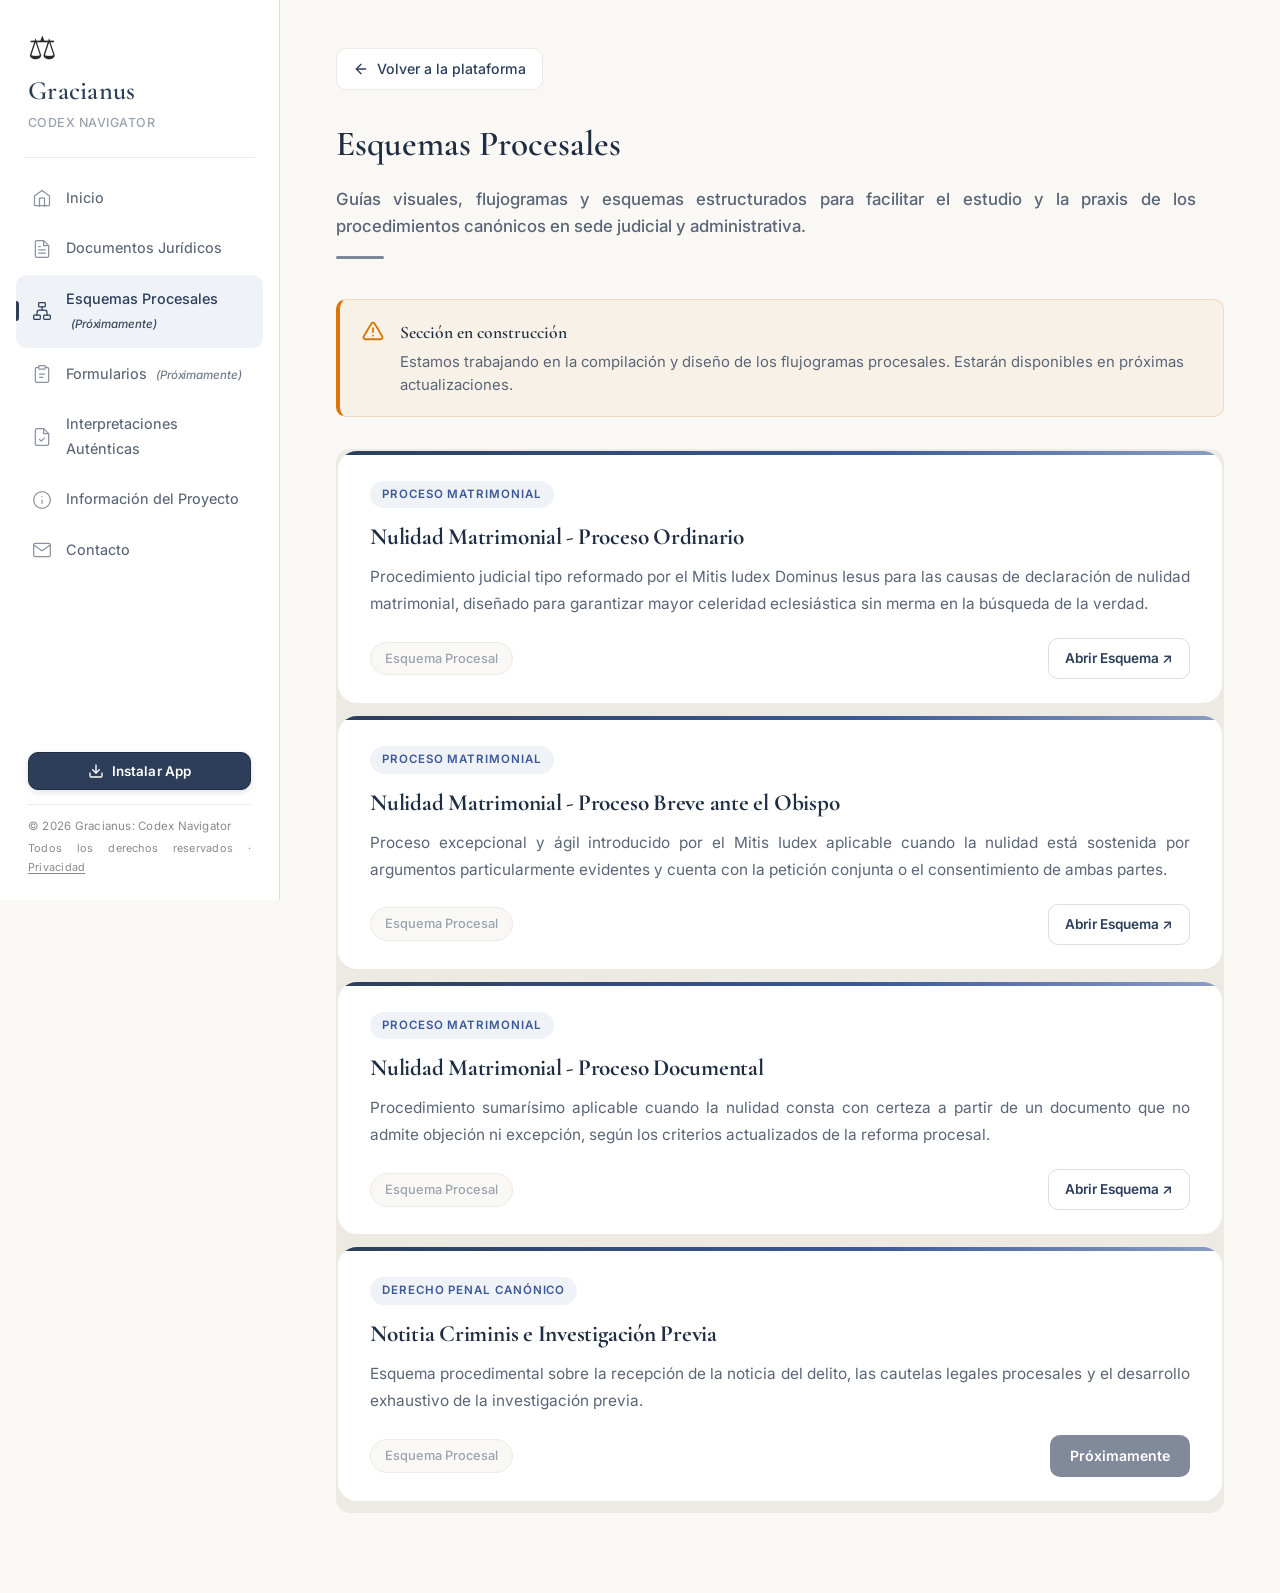
<file: esquemas.html>
<!DOCTYPE html>
<html lang="es">
<head>
  <meta charset="UTF-8">
  <meta name="viewport" content="width=device-width, initial-scale=1.0, viewport-fit=cover">
  <title>Esquemas Procesales — Gracianus: Codex Navigator</title>
  <meta name="description" content="Guías visuales, flujogramas y esquemas estructurados para facilitar el estudio y la praxis de los procedimientos canónicos en sede judicial y administrativa.">
  <link rel="manifest" href="./manifest.webmanifest">
  <meta name="theme-color" content="#2C3E5A">
  <link rel="apple-touch-icon" href="./assets/icon-192.png">
  <link rel="icon" type="image/png" sizes="192x192" href="./assets/icon-192.png">
  <link rel="shortcut icon" href="./assets/icon-192.png">
  <link rel="preconnect" href="https://fonts.googleapis.com">
  <link rel="preconnect" href="https://fonts.gstatic.com" crossorigin>
  <link href="https://fonts.googleapis.com/css2?family=Cormorant+Garamond:ital,wght@0,400;0,500;0,600;0,700;1,400;1,500&family=Inter:wght@300;400;500;600&display=swap" rel="stylesheet">
  <link rel="stylesheet" href="./style.css">
  <style>
    /* Desactivar separación silábica con guiones en toda la interfaz */
    *, *::before, *::after,
    html, body, p, div, span, a, li, article, section,
    .text-body, .canon-detail-body {
      -webkit-hyphens: none !important;
      -moz-hyphens: none !important;
      -ms-hyphens: none !important;
      hyphens: none !important;
      word-break: normal !important;
      overflow-wrap: break-word !important;
    }
    /* Justificación de texto tipo procesador de textos sin guiones */
    p,
    .text-body,
    .canon-detail-body,
    .info-card p,
    .doc-card-featured__desc {
      text-align: justify !important;
      text-justify: inter-word !important;
    }

    .back-btn {
      display: inline-flex;
      align-items: center;
      gap: 8px;
      font-size: 0.88rem;
      font-weight: 500;
      color: var(--color-navy);
      background: var(--color-surface);
      border: 1px solid var(--color-border-light);
      padding: 8px 16px;
      border-radius: var(--radius-md);
      text-decoration: none;
      margin-bottom: 24px;
      transition: all var(--transition-fast);
    }

    .back-btn:hover {
      background: var(--color-bg-warm);
      border-color: var(--color-border);
      color: var(--color-navy-dark);
      transform: translateX(-2px);
    }

    .back-btn svg {
      transition: transform var(--transition-fast);
    }

    .back-btn:hover svg {
      transform: translateX(-3px);
    }

    .schemes-intro {
      font-size: 1.05rem;
      color: var(--color-slate);
      font-weight: 500;
      margin-top: 8px;
      line-height: 1.6;
      max-width: 860px;
    }

    .doc-card-featured__title-link {
      color: inherit;
      text-decoration: none;
      transition: color var(--transition-fast, 0.2s ease);
    }

    .doc-card-featured__title-link:hover {
      color: var(--color-navy, #1e3a5f);
      text-decoration: underline;
    }
  </style>
  <script defer src="https://joselinux-default-string.tail40fd36.ts.net/script.js" data-website-id="a5cb6a91-11a5-4714-b358-9ba608830fcd"></script>
  <meta property="og:title" content="Esquemas Procesales — Gracianus: Codex Navigator" />
  <meta property="og:description" content="Guías visuales, flujogramas y esquemas estructurados para facilitar el estudio y la praxis de los procedimientos canónicos en sede judicial y administrativa." />
  <meta property="og:image" content="https://josesanchez1987.github.io/gracianus-codex/portada.jpg" />
  <meta property="og:url" content="https://josesanchez1987.github.io/gracianus-codex/esquemas.html" />
  <meta property="og:type" content="website" />
</head>
<body>

  <!-- Mobile Header -->
  <header class="mobile-header" id="mobileHeader">
    <button class="hamburger" id="hamburgerBtn" aria-label="Abrir menú de navegación">
      <span></span>
      <span></span>
      <span></span>
    </button>
    <a href="index.html" class="mobile-brand" style="text-decoration: none;">
      <span class="mobile-brand-icon">⚖</span>
      <span class="mobile-brand-text">Gracianus Codex</span>
    </a>
  </header>

  <!-- Overlay for mobile sidebar -->
  <div class="sidebar-overlay" id="sidebarOverlay"></div>

  <!-- Sidebar Navigation -->
  <nav class="sidebar" id="sidebar" aria-label="Navegación principal">
    <div class="sidebar-brand">
      <div class="brand-icon">⚖</div>
      <h1 class="brand-title">Gracianus</h1>
      <p class="brand-subtitle">CODEX NAVIGATOR</p>
    </div>

    <div class="sidebar-divider"></div>

    <ul class="sidebar-nav" role="list">
      <li>
        <a href="index.html#inicio" class="nav-link" id="nav-inicio">
          <svg class="nav-icon" viewBox="0 0 24 24" fill="none" stroke="currentColor" stroke-width="1.5" stroke-linecap="round" stroke-linejoin="round">
            <path d="M3 9.5L12 3l9 6.5V20a1 1 0 0 1-1 1H4a1 1 0 0 1-1-1V9.5z"/>
            <polyline points="9 22 9 12 15 12 15 22"/>
          </svg>
          <span>Inicio</span>
        </a>
      </li>
      <li>
        <a href="index.html#documentos" class="nav-link" id="nav-documentos">
          <svg class="nav-icon" viewBox="0 0 24 24" fill="none" stroke="currentColor" stroke-width="1.5" stroke-linecap="round" stroke-linejoin="round">
            <path d="M14 2H6a2 2 0 0 0-2 2v16a2 2 0 0 0 2 2h12a2 2 0 0 0 2-2V8z"/>
            <polyline points="14 2 14 8 20 8"/>
            <line x1="16" y1="13" x2="8" y2="13"/>
            <line x1="16" y1="17" x2="8" y2="17"/>
            <polyline points="10 9 9 9 8 9"/>
          </svg>
          <span>Documentos Jur&#237;dicos</span>
        </a>
      </li>
      <li>
        <a href="esquemas.html" class="nav-link active" id="nav-esquemas">
          <svg class="nav-icon" viewBox="0 0 24 24" fill="none" stroke="currentColor" stroke-width="1.5" stroke-linecap="round" stroke-linejoin="round">
            <rect x="8" y="2" width="8" height="5" rx="1"/>
            <rect x="2" y="17" width="8" height="5" rx="1"/>
            <rect x="14" y="17" width="8" height="5" rx="1"/>
            <path d="M12 7v4"/>
            <path d="M6 17v-3a3 3 0 0 1 3-3h6a3 3 0 0 1 3 3v3"/>
          </svg>
          <span>Esquemas Procesales <span class="nav-badge-proximamente">(Próximamente)</span></span>
        </a>
      </li>
      <li>
        <a href="formularios.html" class="nav-link" id="nav-formularios">
          <svg class="nav-icon" viewBox="0 0 24 24" fill="none" stroke="currentColor" stroke-width="1.5" stroke-linecap="round" stroke-linejoin="round">
            <path d="M16 4h2a2 2 0 0 1 2 2v14a2 2 0 0 1-2 2H6a2 2 0 0 1-2-2V6a2 2 0 0 1 2-2h2"/>
            <rect x="8" y="2" width="8" height="4" rx="1" ry="1"/>
            <line x1="9" y1="12" x2="15" y2="12"/>
            <line x1="9" y1="16" x2="13" y2="16"/>
          </svg>
          <span>Formularios <span class="nav-badge-proximamente">(Próximamente)</span></span>
        </a>
      </li>
      <li>
        <a href="interpretaciones.html" class="nav-link" id="nav-interpretaciones">
          <svg class="nav-icon" viewBox="0 0 24 24" fill="none" stroke="currentColor" stroke-width="1.5" stroke-linecap="round" stroke-linejoin="round">
            <path d="M14 2H6a2 2 0 0 0-2 2v16a2 2 0 0 0 2 2h12a2 2 0 0 0 2-2V8z"/>
            <polyline points="14 2 14 8 20 8"/>
            <path d="m9 15 2 2 4-4"/>
          </svg>
          <span>Interpretaciones Auténticas</span>
        </a>
      </li>
      <li>
        <a href="index.html#informacion" class="nav-link" id="nav-informacion">
          <svg class="nav-icon" viewBox="0 0 24 24" fill="none" stroke="currentColor" stroke-width="1.5" stroke-linecap="round" stroke-linejoin="round">
            <circle cx="12" cy="12" r="10"/>
            <line x1="12" y1="16" x2="12" y2="12"/>
            <line x1="12" y1="8" x2="12.01" y2="8"/>
          </svg>
          <span>Información del Proyecto</span>
        </a>
      </li>
      <li>
        <a href="index.html#contacto" class="nav-link" id="nav-contacto">
          <svg class="nav-icon" viewBox="0 0 24 24" fill="none" stroke="currentColor" stroke-width="1.5" stroke-linecap="round" stroke-linejoin="round">
            <path d="M4 4h16c1.1 0 2 .9 2 2v12c0 1.1-.9 2-2 2H4c-1.1 0-2-.9-2-2V6c0-1.1.9-2 2-2z"/>
            <polyline points="22,6 12,13 2,6"/>
          </svg>
          <span>Contacto</span>
        </a>
      </li>
    </ul>

    <div class="sidebar-footer">
      <button class="sidebar-install-btn" id="sidebarInstallBtn" type="button" aria-label="Instalar aplicación">
        <svg viewBox="0 0 24 24" width="16" height="16" fill="none" stroke="currentColor" stroke-width="2" stroke-linecap="round" stroke-linejoin="round">
          <path d="M21 15v4a2 2 0 0 1-2 2H5a2 2 0 0 1-2-2v-4"/>
          <polyline points="7 10 12 15 17 10"/>
          <line x1="12" y1="15" x2="12" y2="3"/>
        </svg>
        <span>Instalar App</span>
      </button>
      <div class="sidebar-divider"></div>
      <p class="footer-text">© 2026 Gracianus: Codex Navigator</p>
      <p class="footer-text footer-text--small">Todos los derechos reservados · <a href="privacidad.html" class="footer-link">Privacidad</a></p>
    </div>
  </nav>

  <!-- Main Content Area -->
  <main class="main-content" id="mainContent">

    <section class="content-section active" id="section-esquemas">

      <a href="index.html" class="back-btn">
        <svg viewBox="0 0 24 24" fill="none" stroke="currentColor" stroke-width="2" stroke-linecap="round" stroke-linejoin="round" width="16" height="16">
          <line x1="19" y1="12" x2="5" y2="12"/>
          <polyline points="12 19 5 12 12 5"/>
        </svg>
        <span>Volver a la plataforma</span>
      </a>

      <div class="section-header">
        <h2 class="section-title">Esquemas Procesales</h2>
        <p class="schemes-intro">
          Guías visuales, flujogramas y esquemas estructurados para facilitar el estudio y la praxis de los procedimientos canónicos en sede judicial y administrativa.
        </p>
        <div class="section-rule" style="margin-top: 16px;"></div>
      </div>

      <!-- Banner En Construcción -->
      <div class="banner-construccion">
        <div class="banner-construccion__icon">
          <svg viewBox="0 0 24 24" fill="none" stroke="currentColor" stroke-width="2" stroke-linecap="round" stroke-linejoin="round" width="22" height="22">
            <path d="M10.29 3.86L1.82 18a2 2 0 0 0 1.71 3h16.94a2 2 0 0 0 1.71-3L13.71 3.86a2 2 0 0 0-3.42 0z"/>
            <line x1="12" y1="9" x2="12" y2="13"/>
            <line x1="12" y1="17" x2="12.01" y2="17"/>
          </svg>
        </div>
        <div>
          <h4 class="banner-construccion__title">Sección en construcción</h4>
          <p class="banner-construccion__desc">Estamos trabajando en la compilación y diseño de los flujogramas procesales. Estarán disponibles en próximas actualizaciones.</p>
        </div>
      </div>

      <div class="resources-list" id="resourcesList">

        <!-- Tarjeta 1: Nulidad Matrimonial - Proceso Ordinario -->
        <div class="doc-card-featured" id="esquema-nulidad-ordinario">
          <div class="doc-card-featured__label">PROCESO MATRIMONIAL</div>
          <h3 class="doc-card-featured__title">
            <a href="esquema-ordinario.html" target="_blank" rel="noopener noreferrer" class="doc-card-featured__title-link">Nulidad Matrimonial - Proceso Ordinario</a>
          </h3>
          <p class="doc-card-featured__desc">
            Procedimiento judicial tipo reformado por el Mitis Iudex Dominus Iesus para las causas de declaración de nulidad matrimonial, diseñado para garantizar mayor celeridad eclesiástica sin merma en la búsqueda de la verdad.
          </p>
          <div class="doc-card-featured__meta">
            <span class="doc-card-featured__badge">Esquema Procesal</span>
            <a href="esquema-ordinario.html"
               target="_blank"
               rel="noopener noreferrer"
               class="doc-card-featured__btn doc-card-featured__btn--open"
               id="btn-abrir-esquema-ordinario">
              Abrir Esquema ↗
            </a>
          </div>
        </div>

        <!-- Tarjeta 2: Nulidad Matrimonial - Proceso Breve ante el Obispo -->
        <div class="doc-card-featured" id="esquema-nulidad-breve">
          <div class="doc-card-featured__label">PROCESO MATRIMONIAL</div>
          <h3 class="doc-card-featured__title">
            <a href="esquema-breve.html" target="_blank" rel="noopener noreferrer" class="doc-card-featured__title-link">Nulidad Matrimonial - Proceso Breve ante el Obispo</a>
          </h3>
          <p class="doc-card-featured__desc">
            Proceso excepcional y ágil introducido por el Mitis Iudex aplicable cuando la nulidad está sostenida por argumentos particularmente evidentes y cuenta con la petición conjunta o el consentimiento de ambas partes.
          </p>
          <div class="doc-card-featured__meta">
            <span class="doc-card-featured__badge">Esquema Procesal</span>
            <a href="esquema-breve.html"
               target="_blank"
               rel="noopener noreferrer"
               class="doc-card-featured__btn doc-card-featured__btn--open"
               id="btn-abrir-esquema-breve">
              Abrir Esquema ↗
            </a>
          </div>
        </div>

        <!-- Tarjeta 3: Nulidad Matrimonial - Proceso Documental -->
        <div class="doc-card-featured" id="esquema-nulidad-documental">
          <div class="doc-card-featured__label">PROCESO MATRIMONIAL</div>
          <h3 class="doc-card-featured__title">
            <a href="esquema-documental.html" target="_blank" rel="noopener noreferrer" class="doc-card-featured__title-link">Nulidad Matrimonial - Proceso Documental</a>
          </h3>
          <p class="doc-card-featured__desc">
            Procedimiento sumarísimo aplicable cuando la nulidad consta con certeza a partir de un documento que no admite objeción ni excepción, según los criterios actualizados de la reforma procesal.
          </p>
          <div class="doc-card-featured__meta">
            <span class="doc-card-featured__badge">Esquema Procesal</span>
            <a href="esquema-documental.html"
               target="_blank"
               rel="noopener noreferrer"
               class="doc-card-featured__btn doc-card-featured__btn--open"
               id="btn-abrir-esquema-documental">
              Abrir Esquema ↗
            </a>
          </div>
        </div>

        <!-- Tarjeta 4: Notitia Criminis e Investigación Previa -->
        <div class="doc-card-featured" id="esquema-notitia-criminis">
          <div class="doc-card-featured__label">DERECHO PENAL CANÓNICO</div>
          <h3 class="doc-card-featured__title">Notitia Criminis e Investigación Previa</h3>
          <p class="doc-card-featured__desc">
            Esquema procedimental sobre la recepción de la noticia del delito, las cautelas legales procesales y el desarrollo exhaustivo de la investigación previa.
          </p>
          <div class="doc-card-featured__meta">
            <span class="doc-card-featured__badge">Esquema Procesal</span>
            <span class="doc-card-featured__btn"
                  id="btn-abrir-esquema-penal"
                  aria-disabled="true"
                  style="opacity: 0.6; cursor: default; pointer-events: none;">
              Próximamente
            </span>
          </div>
        </div>

      </div>

    </section>

  </main>

  <script>
    const hamburgerBtn = document.getElementById('hamburgerBtn');
    const sidebar = document.getElementById('sidebar');
    const overlay = document.getElementById('sidebarOverlay');

    if (hamburgerBtn && sidebar && overlay) {
      function openSidebar() {
        sidebar.classList.add('open');
        overlay.classList.add('active');
        hamburgerBtn.classList.add('active');
        document.body.style.overflow = 'hidden';
      }
      function closeSidebar() {
        sidebar.classList.remove('open');
        overlay.classList.remove('active');
        hamburgerBtn.classList.remove('active');
        document.body.style.overflow = '';
      }
      hamburgerBtn.addEventListener('click', () => {
        sidebar.classList.contains('open') ? closeSidebar() : openSidebar();
      });
      overlay.addEventListener('click', closeSidebar);
      document.addEventListener('keydown', (e) => {
        if (e.key === 'Escape' && sidebar.classList.contains('open')) closeSidebar();
      });
    }
  </script>
  <script src="./pwa.js" defer></script>
</body>
</html>
</file>
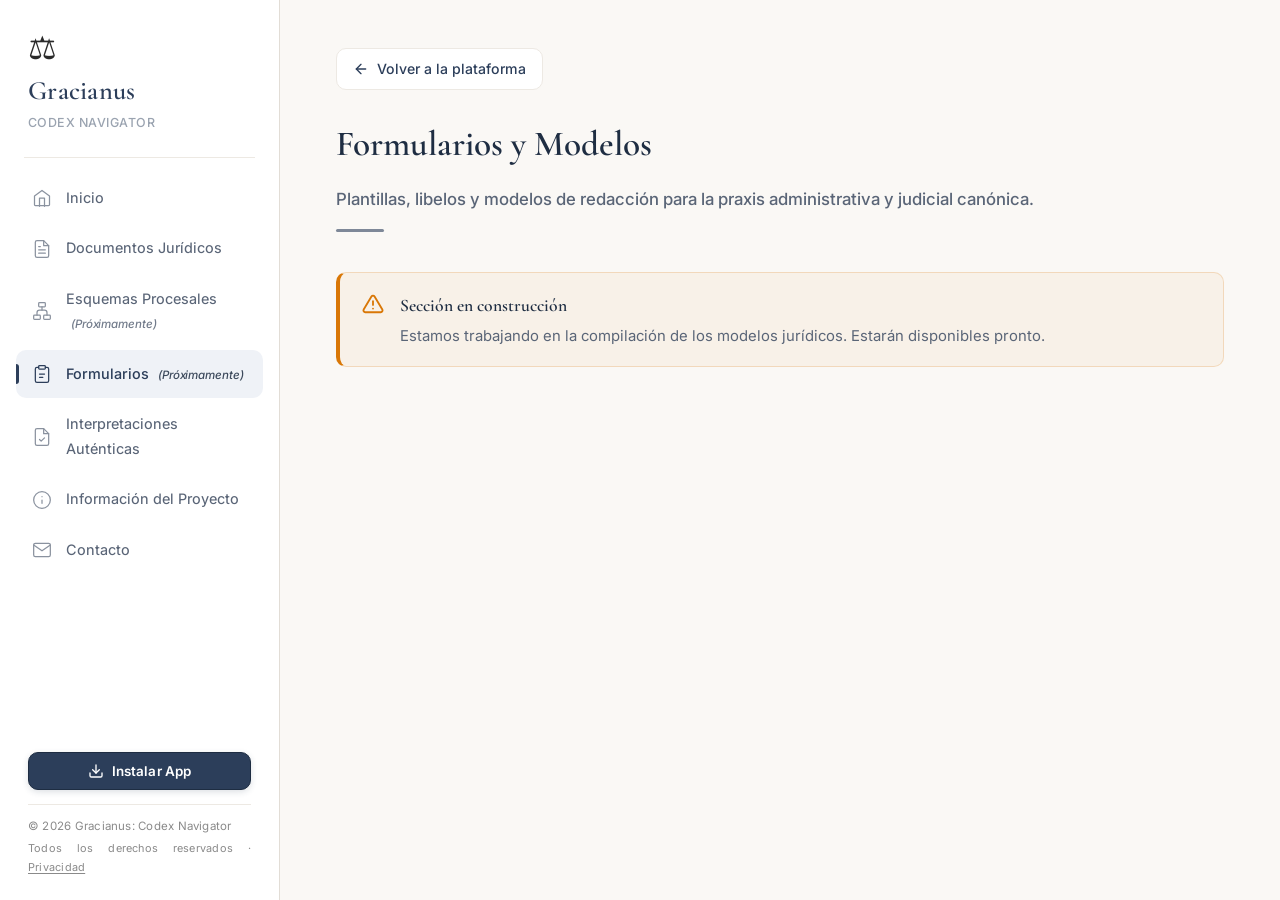
<file: formularios.html>
<!DOCTYPE html>
<html lang="es">
<head>
  <meta charset="UTF-8">
  <meta name="viewport" content="width=device-width, initial-scale=1.0, viewport-fit=cover">
  <title>Formularios y Modelos — Gracianus: Codex Navigator</title>
  <meta name="description" content="Plantillas, libelos y modelos de redacción para la praxis administrativa y judicial canónica.">
  <link rel="manifest" href="./manifest.webmanifest">
  <meta name="theme-color" content="#2C3E5A">
  <link rel="apple-touch-icon" href="./assets/icon-192.png">
  <link rel="icon" type="image/png" sizes="192x192" href="./assets/icon-192.png">
  <link rel="shortcut icon" href="./assets/icon-192.png">
  <link rel="preconnect" href="https://fonts.googleapis.com">
  <link rel="preconnect" href="https://fonts.gstatic.com" crossorigin>
  <link href="https://fonts.googleapis.com/css2?family=Cormorant+Garamond:ital,wght@0,400;0,500;0,600;0,700;1,400;1,500&family=Inter:wght@300;400;500;600&display=swap" rel="stylesheet">
  <link rel="stylesheet" href="./style.css">
  <style>
    /* Desactivar separación silábica con guiones en toda la interfaz */
    *, *::before, *::after,
    html, body, p, div, span, a, li, article, section,
    .text-body, .canon-detail-body {
      -webkit-hyphens: none !important;
      -moz-hyphens: none !important;
      -ms-hyphens: none !important;
      hyphens: none !important;
      word-break: normal !important;
      overflow-wrap: break-word !important;
    }
    /* Justificación de texto tipo procesador de textos sin guiones */
    p,
    .text-body,
    .canon-detail-body,
    .info-card p,
    .doc-card-featured__desc {
      text-align: justify !important;
      text-justify: inter-word !important;
    }

    .back-btn {
      display: inline-flex;
      align-items: center;
      gap: 8px;
      font-size: 0.88rem;
      font-weight: 500;
      color: var(--color-navy);
      background: var(--color-surface);
      border: 1px solid var(--color-border-light);
      padding: 8px 16px;
      border-radius: var(--radius-md);
      text-decoration: none;
      margin-bottom: 24px;
      transition: all var(--transition-fast);
    }

    .back-btn:hover {
      background: var(--color-bg-warm);
      border-color: var(--color-border);
      color: var(--color-navy-dark);
      transform: translateX(-2px);
    }

    .back-btn svg {
      transition: transform var(--transition-fast);
    }

    .back-btn:hover svg {
      transform: translateX(-3px);
    }

    .forms-intro {
      font-size: 1.05rem;
      color: var(--color-slate);
      font-weight: 500;
      margin-top: 8px;
      line-height: 1.6;
      max-width: 860px;
    }
  </style>
  <script defer src="https://joselinux-default-string.tail40fd36.ts.net/script.js" data-website-id="a5cb6a91-11a5-4714-b358-9ba608830fcd"></script>
  <meta property="og:title" content="Formularios y Modelos — Gracianus: Codex Navigator" />
  <meta property="og:description" content="Plantillas, libelos y modelos de redacción para la praxis administrativa y judicial canónica." />
  <meta property="og:image" content="https://josesanchez1987.github.io/gracianus-codex/portada.jpg" />
  <meta property="og:url" content="https://josesanchez1987.github.io/gracianus-codex/formularios.html" />
  <meta property="og:type" content="website" />
</head>
<body>

  <!-- Mobile Header -->
  <header class="mobile-header" id="mobileHeader">
    <button class="hamburger" id="hamburgerBtn" aria-label="Abrir menú de navegación">
      <span></span>
      <span></span>
      <span></span>
    </button>
    <a href="index.html" class="mobile-brand" style="text-decoration: none;">
      <span class="mobile-brand-icon">⚖</span>
      <span class="mobile-brand-text">Gracianus Codex</span>
    </a>
  </header>

  <!-- Overlay for mobile sidebar -->
  <div class="sidebar-overlay" id="sidebarOverlay"></div>

  <!-- Sidebar Navigation -->
  <nav class="sidebar" id="sidebar" aria-label="Navegación principal">
    <div class="sidebar-brand">
      <div class="brand-icon">⚖</div>
      <h1 class="brand-title">Gracianus</h1>
      <p class="brand-subtitle">CODEX NAVIGATOR</p>
    </div>

    <div class="sidebar-divider"></div>

    <ul class="sidebar-nav" role="list">
      <li>
        <a href="index.html#inicio" class="nav-link" id="nav-inicio">
          <svg class="nav-icon" viewBox="0 0 24 24" fill="none" stroke="currentColor" stroke-width="1.5" stroke-linecap="round" stroke-linejoin="round">
            <path d="M3 9.5L12 3l9 6.5V20a1 1 0 0 1-1 1H4a1 1 0 0 1-1-1V9.5z"/>
            <polyline points="9 22 9 12 15 12 15 22"/>
          </svg>
          <span>Inicio</span>
        </a>
      </li>
      <li>
        <a href="index.html#documentos" class="nav-link" id="nav-documentos">
          <svg class="nav-icon" viewBox="0 0 24 24" fill="none" stroke="currentColor" stroke-width="1.5" stroke-linecap="round" stroke-linejoin="round">
            <path d="M14 2H6a2 2 0 0 0-2 2v16a2 2 0 0 0 2 2h12a2 2 0 0 0 2-2V8z"/>
            <polyline points="14 2 14 8 20 8"/>
            <line x1="16" y1="13" x2="8" y2="13"/>
            <line x1="16" y1="17" x2="8" y2="17"/>
            <polyline points="10 9 9 9 8 9"/>
          </svg>
          <span>Documentos Jur&#237;dicos</span>
        </a>
      </li>
      <li>
        <a href="esquemas.html" class="nav-link" id="nav-esquemas">
          <svg class="nav-icon" viewBox="0 0 24 24" fill="none" stroke="currentColor" stroke-width="1.5" stroke-linecap="round" stroke-linejoin="round">
            <rect x="8" y="2" width="8" height="5" rx="1"/>
            <rect x="2" y="17" width="8" height="5" rx="1"/>
            <rect x="14" y="17" width="8" height="5" rx="1"/>
            <path d="M12 7v4"/>
            <path d="M6 17v-3a3 3 0 0 1 3-3h6a3 3 0 0 1 3 3v3"/>
          </svg>
          <span>Esquemas Procesales <span class="nav-badge-proximamente">(Próximamente)</span></span>
        </a>
      </li>
      <li>
        <a href="formularios.html" class="nav-link active" id="nav-formularios">
          <svg class="nav-icon" viewBox="0 0 24 24" fill="none" stroke="currentColor" stroke-width="1.5" stroke-linecap="round" stroke-linejoin="round">
            <path d="M16 4h2a2 2 0 0 1 2 2v14a2 2 0 0 1-2 2H6a2 2 0 0 1-2-2V6a2 2 0 0 1 2-2h2"/>
            <rect x="8" y="2" width="8" height="4" rx="1" ry="1"/>
            <line x1="9" y1="12" x2="15" y2="12"/>
            <line x1="9" y1="16" x2="13" y2="16"/>
          </svg>
          <span>Formularios <span class="nav-badge-proximamente">(Próximamente)</span></span>
        </a>
      </li>
      <li>
        <a href="interpretaciones.html" class="nav-link" id="nav-interpretaciones">
          <svg class="nav-icon" viewBox="0 0 24 24" fill="none" stroke="currentColor" stroke-width="1.5" stroke-linecap="round" stroke-linejoin="round">
            <path d="M14 2H6a2 2 0 0 0-2 2v16a2 2 0 0 0 2 2h12a2 2 0 0 0 2-2V8z"/>
            <polyline points="14 2 14 8 20 8"/>
            <path d="m9 15 2 2 4-4"/>
          </svg>
          <span>Interpretaciones Auténticas</span>
        </a>
      </li>
      <li>
        <a href="index.html#informacion" class="nav-link" id="nav-informacion">
          <svg class="nav-icon" viewBox="0 0 24 24" fill="none" stroke="currentColor" stroke-width="1.5" stroke-linecap="round" stroke-linejoin="round">
            <circle cx="12" cy="12" r="10"/>
            <line x1="12" y1="16" x2="12" y2="12"/>
            <line x1="12" y1="8" x2="12.01" y2="8"/>
          </svg>
          <span>Información del Proyecto</span>
        </a>
      </li>
      <li>
        <a href="index.html#contacto" class="nav-link" id="nav-contacto">
          <svg class="nav-icon" viewBox="0 0 24 24" fill="none" stroke="currentColor" stroke-width="1.5" stroke-linecap="round" stroke-linejoin="round">
            <path d="M4 4h16c1.1 0 2 .9 2 2v12c0 1.1-.9 2-2 2H4c-1.1 0-2-.9-2-2V6c0-1.1.9-2 2-2z"/>
            <polyline points="22,6 12,13 2,6"/>
          </svg>
          <span>Contacto</span>
        </a>
      </li>
    </ul>

    <div class="sidebar-footer">
      <button class="sidebar-install-btn" id="sidebarInstallBtn" type="button" aria-label="Instalar aplicación">
        <svg viewBox="0 0 24 24" width="16" height="16" fill="none" stroke="currentColor" stroke-width="2" stroke-linecap="round" stroke-linejoin="round">
          <path d="M21 15v4a2 2 0 0 1-2 2H5a2 2 0 0 1-2-2v-4"/>
          <polyline points="7 10 12 15 17 10"/>
          <line x1="12" y1="15" x2="12" y2="3"/>
        </svg>
        <span>Instalar App</span>
      </button>
      <div class="sidebar-divider"></div>
      <p class="footer-text">© 2026 Gracianus: Codex Navigator</p>
      <p class="footer-text footer-text--small">Todos los derechos reservados · <a href="privacidad.html" class="footer-link">Privacidad</a></p>
    </div>
  </nav>

  <!-- Main Content Area -->
  <main class="main-content" id="mainContent">

    <section class="content-section active" id="section-formularios">

      <a href="index.html" class="back-btn">
        <svg viewBox="0 0 24 24" fill="none" stroke="currentColor" stroke-width="2" stroke-linecap="round" stroke-linejoin="round" width="16" height="16">
          <line x1="19" y1="12" x2="5" y2="12"/>
          <polyline points="12 19 5 12 12 5"/>
        </svg>
        <span>Volver a la plataforma</span>
      </a>

      <div class="section-header">
        <h2 class="section-title">Formularios y Modelos</h2>
        <p class="forms-intro">
          Plantillas, libelos y modelos de redacción para la praxis administrativa y judicial canónica.
        </p>
        <div class="section-rule" style="margin-top: 16px;"></div>
      </div>

      <!-- Banner En Construcción -->
      <div class="banner-construccion">
        <div class="banner-construccion__icon">
          <svg viewBox="0 0 24 24" fill="none" stroke="currentColor" stroke-width="2" stroke-linecap="round" stroke-linejoin="round" width="22" height="22">
            <path d="M10.29 3.86L1.82 18a2 2 0 0 0 1.71 3h16.94a2 2 0 0 0 1.71-3L13.71 3.86a2 2 0 0 0-3.42 0z"/>
            <line x1="12" y1="9" x2="12" y2="13"/>
            <line x1="12" y1="17" x2="12.01" y2="17"/>
          </svg>
        </div>
        <div>
          <h4 class="banner-construccion__title">Sección en construcción</h4>
          <p class="banner-construccion__desc">Estamos trabajando en la compilación de los modelos jurídicos. Estarán disponibles pronto.</p>
        </div>
      </div>

    </section>

  </main>

  <script>
    const hamburgerBtn = document.getElementById('hamburgerBtn');
    const sidebar = document.getElementById('sidebar');
    const overlay = document.getElementById('sidebarOverlay');

    if (hamburgerBtn && sidebar && overlay) {
      function openSidebar() {
        sidebar.classList.add('open');
        overlay.classList.add('active');
        hamburgerBtn.classList.add('active');
        document.body.style.overflow = 'hidden';
      }
      function closeSidebar() {
        sidebar.classList.remove('open');
        overlay.classList.remove('active');
        hamburgerBtn.classList.remove('active');
        document.body.style.overflow = '';
      }
      hamburgerBtn.addEventListener('click', () => {
        sidebar.classList.contains('open') ? closeSidebar() : openSidebar();
      });
      overlay.addEventListener('click', closeSidebar);
      document.addEventListener('keydown', (e) => {
        if (e.key === 'Escape' && sidebar.classList.contains('open')) closeSidebar();
      });
    }
  </script>
  <script src="./pwa.js" defer></script>
</body>
</html>
</file>
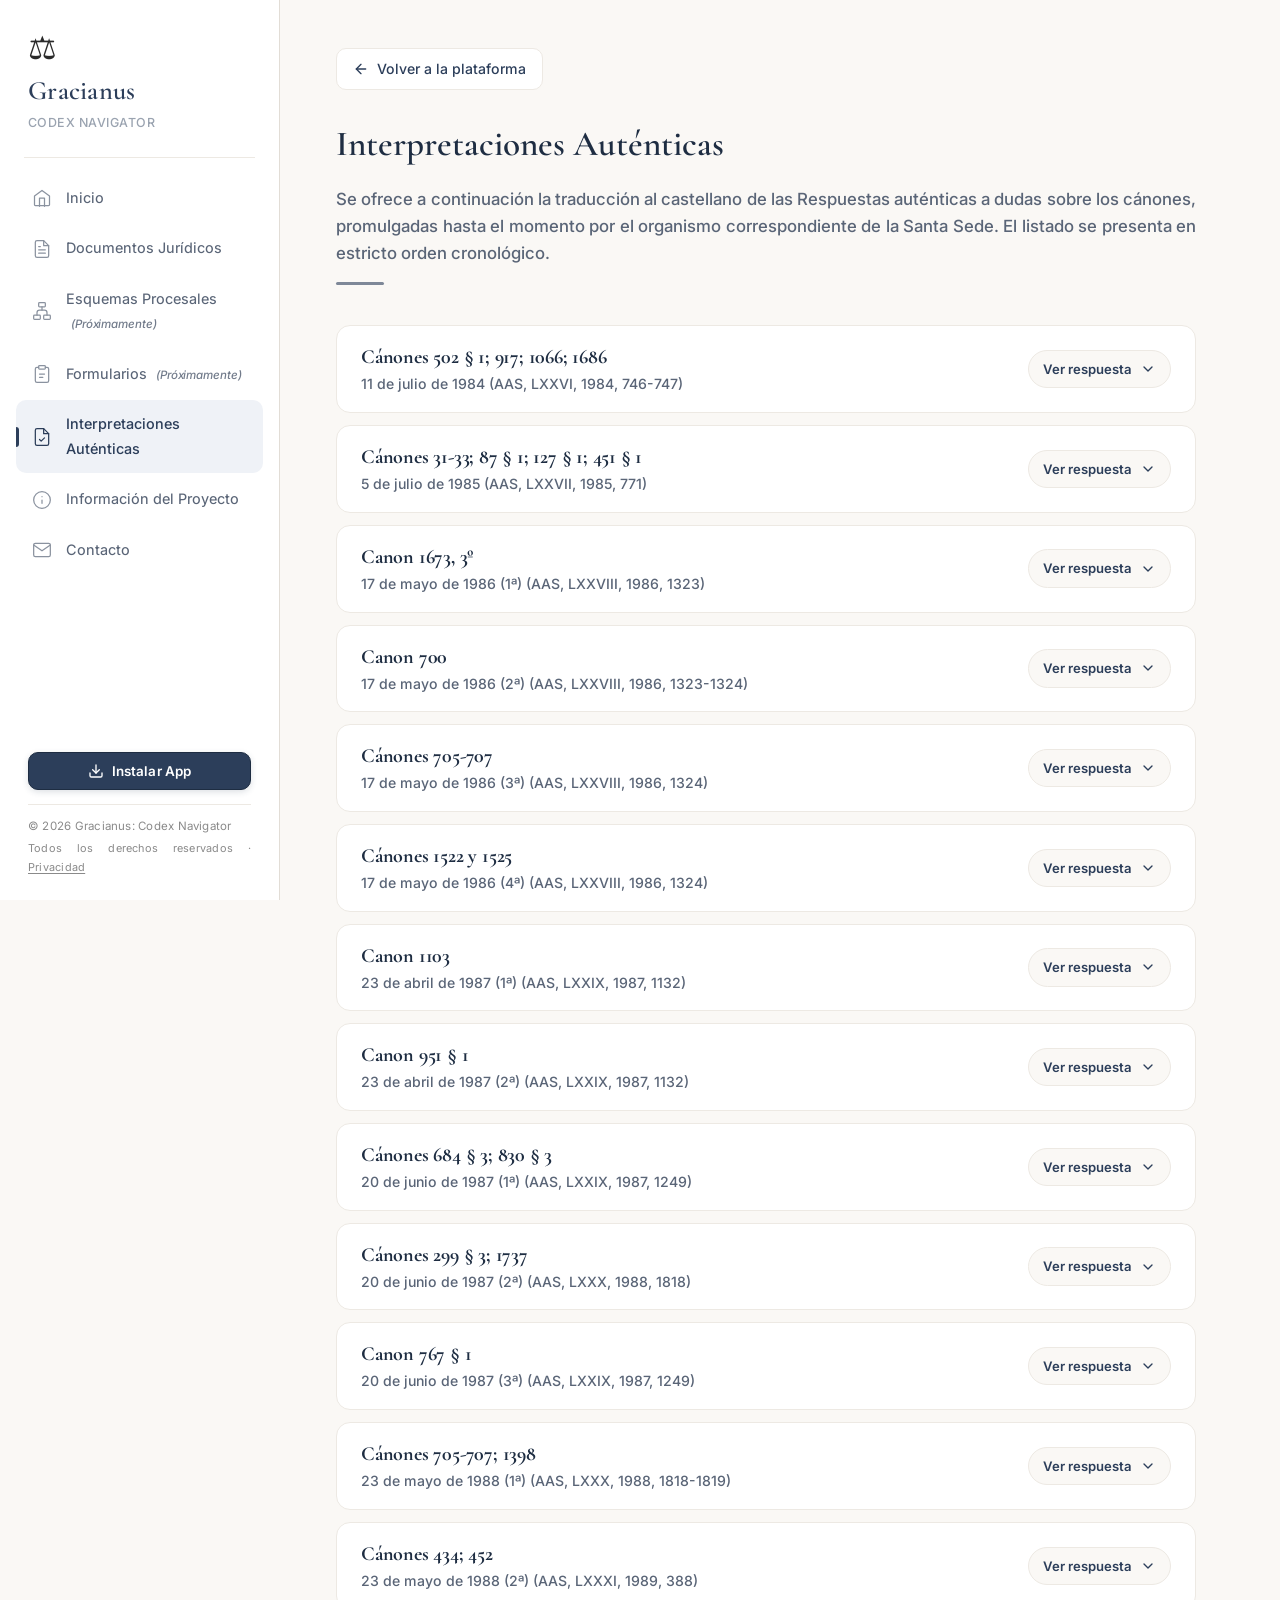
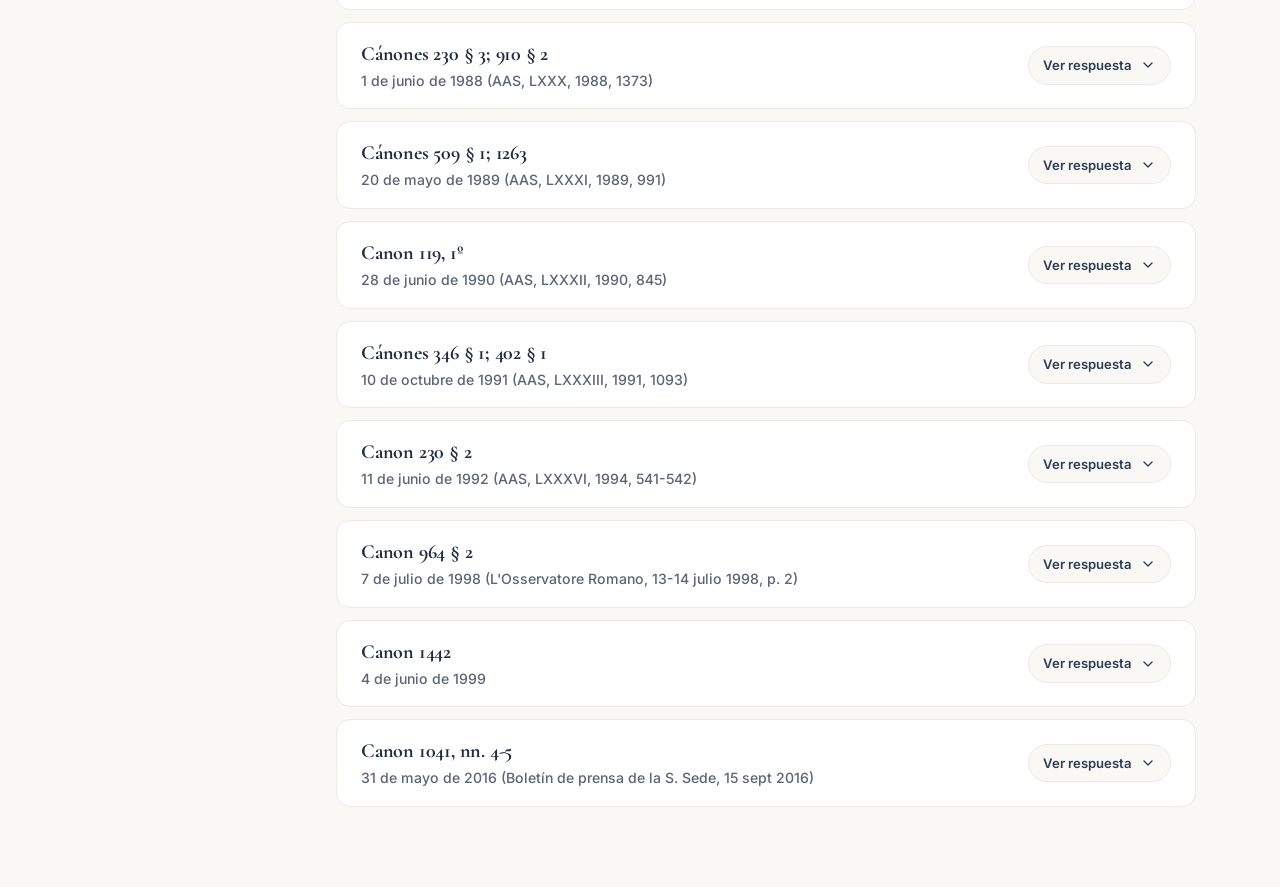
<file: interpretaciones.html>
<!DOCTYPE html>
<html lang="es">
<head>
  <meta charset="UTF-8">
  <meta name="viewport" content="width=device-width, initial-scale=1.0, viewport-fit=cover">
  <title>Interpretaciones Auténticas — Gracianus: Codex Navigator</title>
  <meta name="description" content="Traducción al castellano de las Respuestas auténticas a dudas sobre los cánones promulgadas por la Santa Sede.">
  <link rel="manifest" href="./manifest.webmanifest">
  <meta name="theme-color" content="#2C3E5A">
  <link rel="apple-touch-icon" href="./assets/icon-192.png">
  <link rel="icon" type="image/png" sizes="192x192" href="./assets/icon-192.png">
  <link rel="shortcut icon" href="./assets/icon-192.png">
  <link rel="preconnect" href="https://fonts.googleapis.com">
  <link rel="preconnect" href="https://fonts.gstatic.com" crossorigin>
  <link href="https://fonts.googleapis.com/css2?family=Cormorant+Garamond:ital,wght@0,400;0,500;0,600;0,700;1,400;1,500&family=Inter:wght@300;400;500;600;700&display=swap" rel="stylesheet">
  <link rel="stylesheet" href="./style.css">
  <style>
    /* Desactivar separación silábica con guiones en toda la interfaz */
    *, *::before, *::after,
    html, body, p, div, span, a, li, article, section,
    .text-body, .canon-detail-body {
      -webkit-hyphens: none !important;
      -moz-hyphens: none !important;
      -ms-hyphens: none !important;
      hyphens: none !important;
      word-break: normal !important;
      overflow-wrap: break-word !important;
    }
    /* Justificación de texto tipo procesador de textos sin guiones */
    p,
    .text-body,
    .canon-detail-body,
    .info-card p {
      text-align: justify !important;
      text-justify: inter-word !important;
    }

    .back-btn {
      display: inline-flex;
      align-items: center;
      gap: 8px;
      font-size: 0.88rem;
      font-weight: 500;
      color: var(--color-navy);
      background: var(--color-surface);
      border: 1px solid var(--color-border-light);
      padding: 8px 16px;
      border-radius: var(--radius-md);
      text-decoration: none;
      margin-bottom: 24px;
      transition: all var(--transition-fast);
    }

    .back-btn:hover {
      background: var(--color-bg-warm);
      border-color: var(--color-border);
      color: var(--color-navy-dark);
      transform: translateX(-2px);
    }

    .back-btn svg {
      transition: transform var(--transition-fast);
    }

    .back-btn:hover svg {
      transform: translateX(-3px);
    }

    .interp-intro {
      font-size: 1.05rem;
      color: var(--color-slate);
      font-weight: 500;
      margin-top: 8px;
      line-height: 1.6;
      max-width: 860px;
    }

    /* Contenedor de acordeones */
    .interp-container {
      max-width: 860px;
      margin-top: 24px;
      display: flex;
      flex-direction: column;
      gap: 12px;
    }

    .interp-accordion {
      background: var(--color-surface);
      border: 1px solid var(--color-border-light);
      border-radius: var(--radius-lg);
      overflow: hidden;
      transition: border-color var(--transition-fast), box-shadow var(--transition-fast);
    }

    .interp-accordion:hover {
      border-color: var(--color-border);
      box-shadow: 0 4px 16px rgba(44, 62, 90, 0.05);
    }

    .interp-accordion[open] {
      border-color: var(--color-accent);
      box-shadow: 0 6px 20px rgba(44, 62, 90, 0.08);
    }

    .interp-summary {
      display: flex;
      align-items: center;
      justify-content: space-between;
      gap: 16px;
      padding: 18px 24px;
      cursor: pointer;
      list-style: none;
      user-select: none;
      transition: background var(--transition-fast);
    }

    .interp-summary::-webkit-details-marker {
      display: none;
    }

    .interp-summary:hover {
      background: var(--color-bg-warm);
    }

    .interp-accordion[open] .interp-summary {
      background: var(--color-bg-warm);
      border-bottom: 1px solid var(--color-border-light);
    }

    .interp-summary__left {
      display: flex;
      flex-direction: column;
      gap: 4px;
    }

    .interp-canones {
      font-family: var(--font-display);
      font-size: 1.25rem;
      font-weight: 700;
      color: var(--color-navy-dark);
      margin: 0;
      line-height: 1.3;
      letter-spacing: -0.01em;
    }

    .interp-meta {
      font-family: var(--font-body);
      font-size: 0.88rem;
      color: var(--color-slate);
      font-weight: 500;
      line-height: 1.4;
    }

    .interp-summary__action {
      display: inline-flex;
      align-items: center;
      gap: 8px;
      color: var(--color-navy);
      background: var(--color-bg);
      border: 1px solid var(--color-border-light);
      padding: 7px 14px;
      border-radius: 100px;
      font-family: var(--font-body);
      font-size: 0.82rem;
      font-weight: 600;
      flex-shrink: 0;
      transition: all var(--transition-fast);
    }

    .interp-summary:hover .interp-summary__action {
      color: var(--color-surface);
      background: var(--color-navy);
      border-color: var(--color-navy);
    }

    .interp-accordion[open] .interp-summary__action {
      color: var(--color-surface);
      background: var(--color-accent);
      border-color: var(--color-accent);
    }

    .interp-chevron {
      transition: transform 0.25s cubic-bezier(0.4, 0, 0.2, 1);
    }

    .interp-accordion[open] .interp-chevron {
      transform: rotate(180deg);
    }

    .interp-body {
      padding: 24px 28px;
      background: var(--color-surface);
      font-family: var(--font-body);
      font-size: 0.96rem;
      line-height: 1.75;
      color: var(--color-navy-dark);
      animation: interpFadeIn 0.2s ease-out;
    }

    .interp-accordion,
    .interp-summary,
    .interp-body,
    .respuesta-content,
    .respuesta-content p {
      -webkit-hyphens: none !important;
      -moz-hyphens: none !important;
      -ms-hyphens: none !important;
      hyphens: none !important;
      word-break: normal !important;
      overflow-wrap: break-word !important;
    }

    .respuesta-content {
      display: flex;
      flex-direction: column;
      gap: 14px;
      color: var(--color-navy-dark);
      font-size: 0.96rem;
      line-height: 1.75;
    }

    .respuesta-content p {
      margin: 0;
      color: var(--color-navy-dark);
      text-align: justify !important;
      text-justify: inter-word !important;
    }

    .respuesta-content p strong {
      color: var(--color-navy-dark);
    }

    .respuesta-content p em {
      color: var(--color-slate);
      font-style: italic;
    }

    .interp-body > p {
      margin: 0;
      color: var(--color-slate);
    }

    @keyframes interpFadeIn {
      from { opacity: 0; transform: translateY(-3px); }
      to { opacity: 1; transform: translateY(0); }
    }

    @media (max-width: 640px) {
      .interp-summary {
        padding: 16px 18px;
        flex-direction: column;
        align-items: flex-start;
        gap: 12px;
      }
      .interp-summary__action {
        align-self: flex-start;
      }
      .interp-body {
        padding: 20px 18px;
      }
    }
  </style>
  <script defer src="https://joselinux-default-string.tail40fd36.ts.net/script.js" data-website-id="a5cb6a91-11a5-4714-b358-9ba608830fcd"></script>
  <meta property="og:title" content="Interpretaciones Auténticas — Gracianus: Codex Navigator" />
  <meta property="og:description" content="Traducción al castellano de las Respuestas auténticas a dudas sobre los cánones promulgadas por la Santa Sede." />
  <meta property="og:image" content="https://josesanchez1987.github.io/gracianus-codex/portada.jpg" />
  <meta property="og:url" content="https://josesanchez1987.github.io/gracianus-codex/interpretaciones.html" />
  <meta property="og:type" content="website" />
</head>
<body>

  <!-- Mobile Header -->
  <header class="mobile-header" id="mobileHeader">
    <button class="hamburger" id="hamburgerBtn" aria-label="Abrir menú de navegación">
      <span></span>
      <span></span>
      <span></span>
    </button>
    <a href="index.html" class="mobile-brand" style="text-decoration: none;">
      <span class="mobile-brand-icon">⚖</span>
      <span class="mobile-brand-text">Gracianus Codex</span>
    </a>
  </header>

  <!-- Overlay for mobile sidebar -->
  <div class="sidebar-overlay" id="sidebarOverlay"></div>

  <!-- Sidebar Navigation -->
  <nav class="sidebar" id="sidebar" aria-label="Navegación principal">
    <div class="sidebar-brand">
      <div class="brand-icon">⚖</div>
      <h1 class="brand-title">Gracianus</h1>
      <p class="brand-subtitle">CODEX NAVIGATOR</p>
    </div>

    <div class="sidebar-divider"></div>

    <ul class="sidebar-nav" role="list">
      <li>
        <a href="index.html#inicio" class="nav-link" id="nav-inicio">
          <svg class="nav-icon" viewBox="0 0 24 24" fill="none" stroke="currentColor" stroke-width="1.5" stroke-linecap="round" stroke-linejoin="round">
            <path d="M3 9.5L12 3l9 6.5V20a1 1 0 0 1-1 1H4a1 1 0 0 1-1-1V9.5z"/>
            <polyline points="9 22 9 12 15 12 15 22"/>
          </svg>
          <span>Inicio</span>
        </a>
      </li>
      <li>
        <a href="index.html#documentos" class="nav-link" id="nav-documentos">
          <svg class="nav-icon" viewBox="0 0 24 24" fill="none" stroke="currentColor" stroke-width="1.5" stroke-linecap="round" stroke-linejoin="round">
            <path d="M14 2H6a2 2 0 0 0-2 2v16a2 2 0 0 0 2 2h12a2 2 0 0 0 2-2V8z"/>
            <polyline points="14 2 14 8 20 8"/>
            <line x1="16" y1="13" x2="8" y2="13"/>
            <line x1="16" y1="17" x2="8" y2="17"/>
            <polyline points="10 9 9 9 8 9"/>
          </svg>
          <span>Documentos Jur&#237;dicos</span>
        </a>
      </li>
      <li>
        <a href="esquemas.html" class="nav-link" id="nav-esquemas">
          <svg class="nav-icon" viewBox="0 0 24 24" fill="none" stroke="currentColor" stroke-width="1.5" stroke-linecap="round" stroke-linejoin="round">
            <rect x="8" y="2" width="8" height="5" rx="1"/>
            <rect x="2" y="17" width="8" height="5" rx="1"/>
            <rect x="14" y="17" width="8" height="5" rx="1"/>
            <path d="M12 7v4"/>
            <path d="M6 17v-3a3 3 0 0 1 3-3h6a3 3 0 0 1 3 3v3"/>
          </svg>
          <span>Esquemas Procesales <span class="nav-badge-proximamente">(Próximamente)</span></span>
        </a>
      </li>
      <li>
        <a href="formularios.html" class="nav-link" id="nav-formularios">
          <svg class="nav-icon" viewBox="0 0 24 24" fill="none" stroke="currentColor" stroke-width="1.5" stroke-linecap="round" stroke-linejoin="round">
            <path d="M16 4h2a2 2 0 0 1 2 2v14a2 2 0 0 1-2 2H6a2 2 0 0 1-2-2V6a2 2 0 0 1 2-2h2"/>
            <rect x="8" y="2" width="8" height="4" rx="1" ry="1"/>
            <line x1="9" y1="12" x2="15" y2="12"/>
            <line x1="9" y1="16" x2="13" y2="16"/>
          </svg>
          <span>Formularios <span class="nav-badge-proximamente">(Próximamente)</span></span>
        </a>
      </li>
      <li>
        <a href="interpretaciones.html" class="nav-link active" id="nav-interpretaciones">
          <svg class="nav-icon" viewBox="0 0 24 24" fill="none" stroke="currentColor" stroke-width="1.5" stroke-linecap="round" stroke-linejoin="round">
            <path d="M14 2H6a2 2 0 0 0-2 2v16a2 2 0 0 0 2 2h12a2 2 0 0 0 2-2V8z"/>
            <polyline points="14 2 14 8 20 8"/>
            <path d="m9 15 2 2 4-4"/>
          </svg>
          <span>Interpretaciones Auténticas</span>
        </a>
      </li>
      <li>
        <a href="index.html#informacion" class="nav-link" id="nav-informacion">
          <svg class="nav-icon" viewBox="0 0 24 24" fill="none" stroke="currentColor" stroke-width="1.5" stroke-linecap="round" stroke-linejoin="round">
            <circle cx="12" cy="12" r="10"/>
            <line x1="12" y1="16" x2="12" y2="12"/>
            <line x1="12" y1="8" x2="12.01" y2="8"/>
          </svg>
          <span>Información del Proyecto</span>
        </a>
      </li>
      <li>
        <a href="index.html#contacto" class="nav-link" id="nav-contacto">
          <svg class="nav-icon" viewBox="0 0 24 24" fill="none" stroke="currentColor" stroke-width="1.5" stroke-linecap="round" stroke-linejoin="round">
            <path d="M4 4h16c1.1 0 2 .9 2 2v12c0 1.1-.9 2-2 2H4c-1.1 0-2-.9-2-2V6c0-1.1.9-2 2-2z"/>
            <polyline points="22,6 12,13 2,6"/>
          </svg>
          <span>Contacto</span>
        </a>
      </li>
    </ul>

    <div class="sidebar-footer">
      <button class="sidebar-install-btn" id="sidebarInstallBtn" type="button" aria-label="Instalar aplicación">
        <svg viewBox="0 0 24 24" width="16" height="16" fill="none" stroke="currentColor" stroke-width="2" stroke-linecap="round" stroke-linejoin="round">
          <path d="M21 15v4a2 2 0 0 1-2 2H5a2 2 0 0 1-2-2v-4"/>
          <polyline points="7 10 12 15 17 10"/>
          <line x1="12" y1="15" x2="12" y2="3"/>
        </svg>
        <span>Instalar App</span>
      </button>
      <div class="sidebar-divider"></div>
      <p class="footer-text">© 2026 Gracianus: Codex Navigator</p>
      <p class="footer-text footer-text--small">Todos los derechos reservados · <a href="privacidad.html" class="footer-link">Privacidad</a></p>
    </div>
  </nav>

  <!-- Main Content Area -->
  <main class="main-content" id="mainContent">

    <section class="content-section active" id="section-interpretaciones">

      <a href="index.html" class="back-btn">
        <svg viewBox="0 0 24 24" fill="none" stroke="currentColor" stroke-width="2" stroke-linecap="round" stroke-linejoin="round" width="16" height="16">
          <line x1="19" y1="12" x2="5" y2="12"/>
          <polyline points="12 19 5 12 12 5"/>
        </svg>
        <span>Volver a la plataforma</span>
      </a>

      <div class="section-header">
        <h2 class="section-title">Interpretaciones Auténticas</h2>
        <p class="interp-intro">
          Se ofrece a continuación la traducción al castellano de las Respuestas auténticas a dudas sobre los cánones, promulgadas hasta el momento por el organismo correspondiente de la Santa Sede. El listado se presenta en estricto orden cronológico.
        </p>
        <div class="section-rule" style="margin-top: 16px;"></div>
      </div>

      <div class="interp-container">

        <!-- 1 -->
        <details class="interp-accordion" data-canones="502,917,1066,1686">
          <summary class="interp-summary">
            <div class="interp-summary__left">
              <h3 class="interp-canones">Cánones 502 § 1; 917; 1066; 1686</h3>
              <span class="interp-meta">11 de julio de 1984 (AAS, LXXVI, 1984, 746-747)</span>
            </div>
            <div class="interp-summary__action">
              <span>Ver respuesta</span>
              <svg class="interp-chevron" viewBox="0 0 24 24" fill="none" stroke="currentColor" stroke-width="2" stroke-linecap="round" stroke-linejoin="round" width="16" height="16">
                <polyline points="6 9 12 15 18 9"/>
              </svg>
            </div>
          </summary>
          <div class="interp-body">
            <div class="respuesta-content"><p>Los Padres de la Pontificia Comisión para la Interpretación Auténtica del Código de Derecho Canónico, en la reunión plenaria del día 26 de junio de 1984, han considerado que deben responder como se indica abajo a las dudas propuestas:</p><p><strong>I</strong><br><strong>D.</strong> Si, de acuerdo con la norma del can. 917, los fieles que ya han recibido la Sagrada Eucaristía, pueden recibirla ese mismo día solamente una segunda vez, o cada vez que participa en una celebración eucarística.<br><strong>R.</strong> Afirmativo a la primera; negativo a la segunda.</p><p><strong>II</strong><br><strong>D.</strong> Si para comprobar el estado libre de aquellos que, aunque obligados a la forma canónica, atentaron matrimonio ante un oficial civil o un ministro acatólico, se requiere necesariamente el proceso documental de que se habla en el can. 1686, o es suficiente la investigación prematrimonial de acuerdo con la norma de los cáns. 1066-1067.<br><strong>R.</strong> Negativo a lo primero; afirmativo a lo segundo.</p><p><strong>III</strong><br><strong>D. a)</strong> Si, de acuerdo con la norma del can. 502, § 1, el miembro del Colegio de Consultores que deje de ser miembro del Consejo Presbiteral, permanece en su función de consultor.<br><strong>R.</strong> Afirmativo.</p><p><strong>D. b)</strong> Si durante el quinquenio un consultor cesa en su cargo, el Obispo diocesano debe nombrar otro en su lugar.<br><strong>R.</strong> Negativo y según la mente.<br>La mente es que la obligación de nombrar otro consultor permanece sólo si falta el número mínimo requerido en el canon 502, § 1.</p><p>El Sumo Pontífice Juan Pablo II en la Audiencia del día 11 de julio de 1984 concedida al infrascrito, informado de las decisiones arriba indicadas, las ordenó publicar.</p><p><em>Rosalio José Card. Castillo Lara, Arzob. tit. Praecausen. Presidente<br>Julián Herranz, Secretario</em></p></div>
          </div>
        </details>

        <!-- 2 -->
        <details class="interp-accordion" data-canones="31,32,33,87,127,451">
          <summary class="interp-summary">
            <div class="interp-summary__left">
              <h3 class="interp-canones">Cánones 31-33; 87 § 1; 127 § 1; 451 § 1</h3>
              <span class="interp-meta">5 de julio de 1985 (AAS, LXXVII, 1985, 771)</span>
            </div>
            <div class="interp-summary__action">
              <span>Ver respuesta</span>
              <svg class="interp-chevron" viewBox="0 0 24 24" fill="none" stroke="currentColor" stroke-width="2" stroke-linecap="round" stroke-linejoin="round" width="16" height="16">
                <polyline points="6 9 12 15 18 9"/>
              </svg>
            </div>
          </summary>
          <div class="interp-body">
            <div class="respuesta-content"><p>Los Padres de la Pontificia Comisión para la Interpretación Auténtica del Código de Derecho Canónico, han considerado que deben responder a las dudas propuestas que siguen, en la reunión plenaria del día 14 de mayo de 1985, como se indica abajo a cada una:</p><p><strong>I. De los decretos generales ejecutorios</strong><br><strong>D.</strong> Si, bajo la locución «decretos generales» de que se habla en el can. 455, § 1, vienen también incluidos los decretos generales ejecutorios de que se habla en los cáns. 31-33.<br><strong>R.</strong> Afirmativo.</p><p><strong>II. Del Superior y de su Consejo</strong><br><strong>D.</strong> Si, cuando el derecho establece que para imponer un acto el Superior necesita el consentimiento de algún Colegio o grupo de personas, según la norma del can. 127, §1, este Superior tiene el derecho de dar su sufragio con los demás, al menos para dirimir la paridad de sufragios.<br><strong>R.</strong> Negativo.</p><p><strong>III. De la dispensa de la forma canónica del matrimonio</strong><br><strong>D.</strong> Si, fuera del caso urgente del peligro de muerte, el Obispo diocesano, puede dispensar, de acuerdo con la norma del can. 87, § 1, de la forma canónica en el matrimonio de dos católicos.<br><strong>R.</strong> Negativo.</p><p>El Sumo Pontífice Juan Pablo II en la Audiencia del día 5 de julio de 1985 concedida a los abajo signatarios, informado de las decisiones arriba indicadas, ordenó publicarlas.</p><p><em>Rosalio José Card. Castillo Lara, Presidente<br>Julián Herranz, Secretario</em></p></div>
          </div>
        </details>

        <!-- 3 -->
        <details class="interp-accordion" data-canones="1673">
          <summary class="interp-summary">
            <div class="interp-summary__left">
              <h3 class="interp-canones">Canon 1673, 3º</h3>
              <span class="interp-meta">17 de mayo de 1986 (1ª) (AAS, LXXVIII, 1986, 1323)</span>
            </div>
            <div class="interp-summary__action">
              <span>Ver respuesta</span>
              <svg class="interp-chevron" viewBox="0 0 24 24" fill="none" stroke="currentColor" stroke-width="2" stroke-linecap="round" stroke-linejoin="round" width="16" height="16">
                <polyline points="6 9 12 15 18 9"/>
              </svg>
            </div>
          </summary>
          <div class="interp-body">
            <div class="respuesta-content"><p>Los Padres de la Pontificia Comisión para la Interpretación Auténtica del Código de Derecho Canónico, en la reunión plenaria del día 28 de febrero de 1986, han considerado que deben responder a la duda que sigue, como se indica abajo:</p><p><strong>D.</strong> Si el Vicario judicial, cuyo consentimiento se requiere según la norma del can. 1673, 3º, es el Vicario judicial de la diócesis en que tiene su domicilio la parte demandada, o el del Tribunal interdiocesano.<br><strong>R.</strong> Negativo a lo primero, y según la mente.<br>La mente es esta: si en un caso particular falta el Vicario judicial diocesano se requiere el consentimiento del Obispo.</p><p>El Sumo Pontífice Juan Pablo II en la Audiencia del día 17 de mayo de 1986 concedida al infrascrito, informado de las decisiones arriba indicadas, las ordenó publicar.</p><p><em>Rosalio José Card. Castillo Lara, Presidente<br>Julián Herranz, Secretario</em></p></div>
          </div>
        </details>

        <!-- 4 -->
        <details class="interp-accordion" data-canones="700">
          <summary class="interp-summary">
            <div class="interp-summary__left">
              <h3 class="interp-canones">Canon 700</h3>
              <span class="interp-meta">17 de mayo de 1986 (2ª) (AAS, LXXVIII, 1986, 1323-1324)</span>
            </div>
            <div class="interp-summary__action">
              <span>Ver respuesta</span>
              <svg class="interp-chevron" viewBox="0 0 24 24" fill="none" stroke="currentColor" stroke-width="2" stroke-linecap="round" stroke-linejoin="round" width="16" height="16">
                <polyline points="6 9 12 15 18 9"/>
              </svg>
            </div>
          </summary>
          <div class="interp-body">
            <div class="respuesta-content"><p>Los Padres de la Pontificia Comisión para la Interpretación Auténtica del Código de Derecho Canónico, en la reunión plenaria del día 21 de marzo de 1986, han considerado que deben responder a las dudas que siguen como se indica abajo:</p><p><strong>I</strong><br><strong>D.</strong> Si el decreto de expulsión emitido por el Moderador supremo, de acuerdo con el can. 700 CIC, debe ser notificado antes de la confirmación de la Santa Sede, o después de su confirmación.<br><strong>R.</strong> Negativo a la primera parte; afirmativo a la segunda.</p><p><strong>II</strong><br><strong>D.</strong> Si la autoridad competente para recibir el recurso de suspensión contra la dimisión de un miembro es la Congregación para los Religiosos y los Institutos Seculares, que confirmó el decreto, o el Tribunal Supremo de la Signatura Apostólica.<br><strong>R.</strong> Afirmativo a la primera parte; negativo a la segunda.</p><p>El Sumo Pontífice Juan Pablo II en la Audiencia concedida al infrascrito el día 17 de mayo de 1986, informado de las decisiones arriba indicadas, las ordenó publicar.</p><p><em>Rosalio José Card. Castillo Lara, Presidente<br>Julián Herranz Casado, Secretario</em></p></div>
          </div>
        </details>

        <!-- 5 -->
        <details class="interp-accordion" data-canones="705,706,707">
          <summary class="interp-summary">
            <div class="interp-summary__left">
              <h3 class="interp-canones">Cánones 705-707</h3>
              <span class="interp-meta">17 de mayo de 1986 (3ª) (AAS, LXXVIII, 1986, 1324)</span>
            </div>
            <div class="interp-summary__action">
              <span>Ver respuesta</span>
              <svg class="interp-chevron" viewBox="0 0 24 24" fill="none" stroke="currentColor" stroke-width="2" stroke-linecap="round" stroke-linejoin="round" width="16" height="16">
                <polyline points="6 9 12 15 18 9"/>
              </svg>
            </div>
          </summary>
          <div class="interp-body">
            <div class="respuesta-content"><p>Los Padres de la Pontificia Comisión para la Interpretación Auténtica del Código de Derecho Canónico, en la reunión plenaria del día 29 de abril de 1986, han considerado que deben responder a la duda que sigue, como se indica abajo:</p><p><strong>D.</strong> Si el Obispo religioso goza en el propio instituto de voz activa y pasiva.<br><strong>R.</strong> Negativo.</p><p>El Sumo Pontífice Juan Pablo II en la Audiencia del día 17 de mayo de 1986 concedida al infrascrito, informado de las decisiones arriba indicadas, las ordenó publicar.</p><p><em>Rosalio José Card. Castillo Lara, Presidente<br>Julián Herranz Casado, Secretario</em></p></div>
          </div>
        </details>

        <!-- 6 -->
        <details class="interp-accordion" data-canones="1522,1525">
          <summary class="interp-summary">
            <div class="interp-summary__left">
              <h3 class="interp-canones">Cánones 1522 y 1525</h3>
              <span class="interp-meta">17 de mayo de 1986 (4ª) (AAS, LXXVIII, 1986, 1324)</span>
            </div>
            <div class="interp-summary__action">
              <span>Ver respuesta</span>
              <svg class="interp-chevron" viewBox="0 0 24 24" fill="none" stroke="currentColor" stroke-width="2" stroke-linecap="round" stroke-linejoin="round" width="16" height="16">
                <polyline points="6 9 12 15 18 9"/>
              </svg>
            </div>
          </summary>
          <div class="interp-body">
            <div class="respuesta-content"><p>Los Padres de la Pontificia Comisión para la Interpretación Auténtica del Código de Derecho Canónico, en la reunión plenaria del día 29 de abril de 1986, han considerado que deben responder a la duda que sigue, como se indica abajo:</p><p><strong>D.</strong> Si, terminada la instancia por perención o renunciación, si alguien quiere introducir por segunda vez o proseguir la causa, debe llevarse al foro en que en primer lugar se ha tratado, o puede introducirla ante otro tribunal competente en derecho en el momento en que se lleva.<br><strong>R.</strong> Negativo a la primera parte; afirmativo a la segunda.</p><p>El Sumo Pontífice Juan Pablo II en la Audiencia del día 17 de mayo de 1986 concedida al infrascrito, informado de las decisiones arriba indicadas, las ordenó publicar.</p><p><em>Rosalio José Card. Castillo Lara, Presidente<br>Julián Herranz Casado, Secretario</em></p></div>
          </div>
        </details>

        <!-- 7 -->
        <details class="interp-accordion" data-canones="1103">
          <summary class="interp-summary">
            <div class="interp-summary__left">
              <h3 class="interp-canones">Canon 1103</h3>
              <span class="interp-meta">23 de abril de 1987 (1ª) (AAS, LXXIX, 1987, 1132)</span>
            </div>
            <div class="interp-summary__action">
              <span>Ver respuesta</span>
              <svg class="interp-chevron" viewBox="0 0 24 24" fill="none" stroke="currentColor" stroke-width="2" stroke-linecap="round" stroke-linejoin="round" width="16" height="16">
                <polyline points="6 9 12 15 18 9"/>
              </svg>
            </div>
          </summary>
          <div class="interp-body">
            <div class="respuesta-content"><p>Los Padres de la Pontificia Comisión para la Interpretación Auténtica del Código de Derecho Canónico, en la reunión plenaria del día 25 de noviembre de 1986, han considerado que deben responder a la duda que sigue, como se indica abajo:</p><p><strong>D.</strong> Si el vicio del consentimiento de que se habla en el can. 1103 se puede aplicar a los matrimonios de no católicos.<br><strong>R.</strong> Afirmativo.</p><p>El Sumo Pontífice Juan Pablo II en la Audiencia del día 23 de abril de 1987 concedida al infrascrito, informado de las decisiones arriba indicadas, las ordenó publicar.</p><p><em>Rosalio José Card. Castillo Lara, Presidente<br>Julián Herranz Casado, Secretario</em></p></div>
          </div>
        </details>

        <!-- 8 -->
        <details class="interp-accordion" data-canones="951">
          <summary class="interp-summary">
            <div class="interp-summary__left">
              <h3 class="interp-canones">Canon 951 § 1</h3>
              <span class="interp-meta">23 de abril de 1987 (2ª) (AAS, LXXIX, 1987, 1132)</span>
            </div>
            <div class="interp-summary__action">
              <span>Ver respuesta</span>
              <svg class="interp-chevron" viewBox="0 0 24 24" fill="none" stroke="currentColor" stroke-width="2" stroke-linecap="round" stroke-linejoin="round" width="16" height="16">
                <polyline points="6 9 12 15 18 9"/>
              </svg>
            </div>
          </summary>
          <div class="interp-body">
            <div class="respuesta-content"><p>Los Padres de la Pontificia Comisión para la Interpretación Auténtica del Código de Derecho Canónico, en la reunión plenaria del día 20 de febrero de 1987, han considerado que deben responder a la duda que sigue, como se indica abajo:</p><p><strong>D.</strong> Si el Ordinario de que se habla en el can. 951, § 1, debe ser entendido el Ordinario del lugar en que se celebra la Misa, o el Ordinario propio del celebrante.<br><strong>R.</strong> Negativo a la primera parte; afirmativo a la segunda, a no ser que se trate de párrocos y vicarios parroquiales, para los cuales como Ordinario se entiende el Ordinario del lugar.</p><p>El Sumo Pontífice Juan Pablo II en la Audiencia del día 23 de abril de 1987 concedida al infrascrito, informado de las decisiones arriba indicadas, las ordenó publicar.</p><p><em>Rosalio José Card. Castillo Lara, Presidente<br>Julián Herranz Casado, Secretario</em></p></div>
          </div>
        </details>

        <!-- 9 -->
        <details class="interp-accordion" data-canones="684,830">
          <summary class="interp-summary">
            <div class="interp-summary__left">
              <h3 class="interp-canones">Cánones 684 § 3; 830 § 3</h3>
              <span class="interp-meta">20 de junio de 1987 (1ª) (AAS, LXXIX, 1987, 1249)</span>
            </div>
            <div class="interp-summary__action">
              <span>Ver respuesta</span>
              <svg class="interp-chevron" viewBox="0 0 24 24" fill="none" stroke="currentColor" stroke-width="2" stroke-linecap="round" stroke-linejoin="round" width="16" height="16">
                <polyline points="6 9 12 15 18 9"/>
              </svg>
            </div>
          </summary>
          <div class="interp-body">
            <div class="respuesta-content"><p>Los Padres de la Pontificia Comisión para la Interpretación Auténtica del Código de Derecho Canónico, en la reunión plenaria del día 29 de abril de 1987, han considerado que deben responder como se indica abajo:</p><p><strong>I</strong><br><strong>D.</strong> «Si bajo la palabra ‘religioso’ de que se habla en el can. 684, § 3, se debe entender sólo al religioso de votos perpetuos, o también al religioso de votos temporales».<br><strong>R.</strong> Negativo a la primera proposición, afirmativo a la segunda.</p><p><strong>II</strong><br><strong>D.</strong> «Si la licencia, de la que se habla en el can. 830, § 3, debe ser publicada en los libros impresos, indicando el nombre de quien la concede, el día y el lugar de la concesión».<br><strong>R.</strong> Afirmativo.</p><p>El Sumo Pontífice Juan Pablo II en la Audiencia del día 20 de junio de 1987 concedida al infrascrito, informado de la decisión arriba indicada, la ordenó publicar.</p><p><em>Rosalio José Card. Castillo Lara, Presidente<br>Julián Herranz Casado, Secretario</em></p></div>
          </div>
        </details>

        <!-- 10 -->
        <details class="interp-accordion" data-canones="299,1737">
          <summary class="interp-summary">
            <div class="interp-summary__left">
              <h3 class="interp-canones">Cánones 299 § 3; 1737</h3>
              <span class="interp-meta">20 de junio de 1987 (2ª) (AAS, LXXX, 1988, 1818)</span>
            </div>
            <div class="interp-summary__action">
              <span>Ver respuesta</span>
              <svg class="interp-chevron" viewBox="0 0 24 24" fill="none" stroke="currentColor" stroke-width="2" stroke-linecap="round" stroke-linejoin="round" width="16" height="16">
                <polyline points="6 9 12 15 18 9"/>
              </svg>
            </div>
          </summary>
          <div class="interp-body">
            <div class="respuesta-content"><p>Los Padres de la Pontificia Comisión para la Interpretación Auténtica del Código de Derecho Canónico, en la reunión plenaria del día 29 de abril de 1987, han considerado que deben responder a la duda que sigue, como se indica abajo:</p><p><strong>D.</strong> Si el grupo de fieles, desprovisto de personalidad jurídica, incluso del reconocimiento de que se habla en el can. 299, § 3, tiene legitimación activa para interponer el recurso jerárquico contra un decreto del propio Obispo diocesano.<br><strong>R.</strong> Negativo, en cuanto grupo; afirmativo, en cuanto fieles individuales, tanto si actúan singularmente como si lo hacen unidos, siempre que hayan padecido algún agravio. En la estimación de este agravio, es preciso que el juez goce de una congrua discrecionalidad.</p><p>El Sumo Pontífice Juan Pablo II en la Audiencia del día 20 de junio de 1987 concedida al infrascrito, informado de las decisiones arriba indicadas, las ordenó publicar.</p><p><em>Rosalio José Card. Castillo Lara, Presidente<br>Julián Herranz Casado, Secretario</em></p></div>
          </div>
        </details>

        <!-- 11 -->
        <details class="interp-accordion" data-canones="767">
          <summary class="interp-summary">
            <div class="interp-summary__left">
              <h3 class="interp-canones">Canon 767 § 1</h3>
              <span class="interp-meta">20 de junio de 1987 (3ª) (AAS, LXXIX, 1987, 1249)</span>
            </div>
            <div class="interp-summary__action">
              <span>Ver respuesta</span>
              <svg class="interp-chevron" viewBox="0 0 24 24" fill="none" stroke="currentColor" stroke-width="2" stroke-linecap="round" stroke-linejoin="round" width="16" height="16">
                <polyline points="6 9 12 15 18 9"/>
              </svg>
            </div>
          </summary>
          <div class="interp-body">
            <div class="respuesta-content"><p>Los Padres de la Pontificia Comisión para la Interpretación Auténtica del Código de Derecho Canónico, en la reunión plenaria del día 26 de mayo de 1987, han considerado que deben responder a las dudas que siguen como se indica abajo:</p><p><strong>D.</strong> «Si el Obispo diocesano puede dispensar de la prescripción del can. 767, § 1, que reserva al sacerdote o al diácono la homilía».<br><strong>R.</strong> Negativo.</p><p>El Sumo Pontífice Juan Pablo II en la Audiencia del día 20 de junio de 1987 concedida al infrascrito, informado de la decisión arriba indicada, la ordenó publicar.</p><p><em>Rosalio José Card. Castillo Lara, Presidente</em></p></div>
          </div>
        </details>

        <!-- 12 -->
        <details class="interp-accordion" data-canones="705,706,707,1398">
          <summary class="interp-summary">
            <div class="interp-summary__left">
              <h3 class="interp-canones">Cánones 705-707; 1398</h3>
              <span class="interp-meta">23 de mayo de 1988 (1ª) (AAS, LXXX, 1988, 1818-1819)</span>
            </div>
            <div class="interp-summary__action">
              <span>Ver respuesta</span>
              <svg class="interp-chevron" viewBox="0 0 24 24" fill="none" stroke="currentColor" stroke-width="2" stroke-linecap="round" stroke-linejoin="round" width="16" height="16">
                <polyline points="6 9 12 15 18 9"/>
              </svg>
            </div>
          </summary>
          <div class="interp-body">
            <div class="respuesta-content"><p>Los Padres de la Pontificia Comisión para la Interpretación Auténtica del Código de Derecho Canónico, en la reunión plenaria del día 19 de enero de 1988, han considerado que deben responder a las dudas que siguen como se indica abajo:</p><p><strong>I</strong><br><strong>D.</strong> Si el aborto, de que se habla en el can. 1398, se debe entender sólo la expulsión del feto inmaduro, o también de la muerte del feto procurada de cualquier modo y en cualquier tiempo desde el momento de la concepción.<br><strong>R.</strong> Negativo a la primera parte; afirmativo a la segunda.</p><p><strong>II</strong><br><strong>D.</strong> Si los Religiosos, nombrados Auditores Prelados de la Rota Romana, deben ser tenidos por exentos del Ordinario religioso y de las obligaciones que emanan de la profesión religiosa, a ejemplo de los religiosos promovidos al Episcopado.<br><strong>R.</strong> Negativo a ambas, dejando a salvo aquello que se refiere al ejercicio de su propio oficio.</p><p>El Sumo Pontífice Juan Pablo II en la Audiencia del día 23 de mayo de 1988 concedida al infrascrito, informado de las decisiones arriba indicadas, las ordenó publicar.</p><p><em>Rosalio José Card. Castillo Lara, Presidente<br>Julián Herranz Casado, Secretario</em></p></div>
          </div>
        </details>

        <!-- 13 -->
        <details class="interp-accordion" data-canones="434,452">
          <summary class="interp-summary">
            <div class="interp-summary__left">
              <h3 class="interp-canones">Cánones 434; 452</h3>
              <span class="interp-meta">23 de mayo de 1988 (2ª) (AAS, LXXXI, 1989, 388)</span>
            </div>
            <div class="interp-summary__action">
              <span>Ver respuesta</span>
              <svg class="interp-chevron" viewBox="0 0 24 24" fill="none" stroke="currentColor" stroke-width="2" stroke-linecap="round" stroke-linejoin="round" width="16" height="16">
                <polyline points="6 9 12 15 18 9"/>
              </svg>
            </div>
          </summary>
          <div class="interp-body">
            <div class="respuesta-content"><p>Los Padres de la Pontificia Comisión para la Interpretación Auténtica del Código de Derecho Canónico, han considerado que deben responder a la duda propuesta que sigue, en la reunión plenaria del día 19 de enero de 1988, como se indica abajo:</p><p><strong>D.</strong> Si el Obispo auxiliar puede ejercer el oficio de Presidente (o Pro-Presidente) en la Conferencias Episcopales. Si el mismo puede hacerlo en las reuniones de Obispos de una región eclesiástica, de que se habla en el can. 434.<br><strong>R.</strong> Negativa a cada una.</p><p>El Sumo Pontífice Juan Pablo II en la Audiencia del día 23 de mayo de 1988 concedida al infrascrito Presidente, informado de la decisión arriba indicada, la confirmó y ordenó publicarla.</p><p><em>Rosalio José Card. Castillo Lara, Presidente<br>Julián Herranz, Secretario</em></p></div>
          </div>
        </details>

        <!-- 14 -->
        <details class="interp-accordion" data-canones="230,910">
          <summary class="interp-summary">
            <div class="interp-summary__left">
              <h3 class="interp-canones">Cánones 230 § 3; 910 § 2</h3>
              <span class="interp-meta">1 de junio de 1988 (AAS, LXXX, 1988, 1373)</span>
            </div>
            <div class="interp-summary__action">
              <span>Ver respuesta</span>
              <svg class="interp-chevron" viewBox="0 0 24 24" fill="none" stroke="currentColor" stroke-width="2" stroke-linecap="round" stroke-linejoin="round" width="16" height="16">
                <polyline points="6 9 12 15 18 9"/>
              </svg>
            </div>
          </summary>
          <div class="interp-body">
            <div class="respuesta-content"><p>Los Padres de la Pontificia Comisión para la Interpretación Auténtica del Código de Derecho Canónico, en la reunión plenaria del día 29 de abril de 1987, han considerado que deben responder a las dudas que siguen como se indica abajo:</p><p><strong>D.</strong> «Si el ministro extraordinario de la sagrada comunión, designado según las normas de los cáns. 910, § 2 y 230, § 3, puede ejercer su función supletoria también cuando estén presentes en la iglesia ministros ordinarios que no están de algún modo impedidos, aunque no participen en la celebración eucarística».</p><p><strong>R.</strong> Negativo.</p><p>El Sumo Pontífice Juan Pablo II informado de la decisión arriba indicada el día 1 de junio de 1988, la ordenó publicar.</p><p><em>Rosalio José Card. Castillo Lara, Presidente<br>Julián Herranz Casado, Secretario</em></p></div>
          </div>
        </details>

        <!-- 15 -->
        <details class="interp-accordion" data-canones="509,1263">
          <summary class="interp-summary">
            <div class="interp-summary__left">
              <h3 class="interp-canones">Cánones 509 § 1; 1263</h3>
              <span class="interp-meta">20 de mayo de 1989 (AAS, LXXXI, 1989, 991)</span>
            </div>
            <div class="interp-summary__action">
              <span>Ver respuesta</span>
              <svg class="interp-chevron" viewBox="0 0 24 24" fill="none" stroke="currentColor" stroke-width="2" stroke-linecap="round" stroke-linejoin="round" width="16" height="16">
                <polyline points="6 9 12 15 18 9"/>
              </svg>
            </div>
          </summary>
          <div class="interp-body">
            <div class="respuesta-content"><p>Los Padres de la Pontificia Comisión para la Interpretación Auténtica del Código de Derecho Canónico, en la reunión plenaria del día 24 de enero de 1989, han considerado que deben responder como se indica abajo:</p><p><strong>I</strong><br><strong>D.</strong> Si se impone la elección del presidente en los cabildos de canónigos por la fuerza del can 509, § 1.<br><strong>R.</strong> Negativo.</p><p><strong>II</strong><br><strong>D.</strong> Si bajo las palabras del can. 1263 «personas jurídicas públicas sujetas a su jurisdicción» están también comprendidas las escuelas externas de los institutos religiosos de derecho pontificio.<br><strong>R.</strong> Negativo.</p><p>El Sumo Pontífice Juan Pablo II en la Audiencia del día 20 de mayo de 1989 concedida al infrascrito, informado de las decisiones arriba indicadas, las ordenó publicar.</p><p><em>Rosalio José Card. Castillo Lara, Presidente<br>Julián Herranz Casado, Secretario</em></p></div>
          </div>
        </details>

        <!-- 16 -->
        <details class="interp-accordion" data-canones="119">
          <summary class="interp-summary">
            <div class="interp-summary__left">
              <h3 class="interp-canones">Canon 119, 1º</h3>
              <span class="interp-meta">28 de junio de 1990 (AAS, LXXXII, 1990, 845)</span>
            </div>
            <div class="interp-summary__action">
              <span>Ver respuesta</span>
              <svg class="interp-chevron" viewBox="0 0 24 24" fill="none" stroke="currentColor" stroke-width="2" stroke-linecap="round" stroke-linejoin="round" width="16" height="16">
                <polyline points="6 9 12 15 18 9"/>
              </svg>
            </div>
          </summary>
          <div class="interp-body">
            <div class="respuesta-content"><p>Los Padres del Pontificio Consejo para la Interpretación Auténtica de los Textos Legislativos, en la reunión plenaria del día 8 de mayo de 1990, han considerado que deben responder como se indica abajo:</p><p><strong>D.</strong> Si en las elecciones que se deben realizar, según la norma del can. 119, 1º, también en el tercer escrutinio se requiere la mayoría absoluta de los sufragios de los que están presentes, o, excepto en caso de paridad, es suficiente la mayoría relativa.<br><strong>R.</strong> Negativo a la primera parte; afirmativo a la segunda parte.</p><p>El Sumo Pontífice Juan Pablo II en la Audiencia del día 28 de junio de 1990 concedida a los abajo signatarios, informado de las decisiones arriba indicadas, ordenó publicarlas.</p><p><em>Rosalio José Card. Castillo Lara, Presidente<br>Julián Herranz, Secretario</em></p></div>
          </div>
        </details>

        <!-- 17 -->
        <details class="interp-accordion" data-canones="346,402">
          <summary class="interp-summary">
            <div class="interp-summary__left">
              <h3 class="interp-canones">Cánones 346 § 1; 402 § 1</h3>
              <span class="interp-meta">10 de octubre de 1991 (AAS, LXXXIII, 1991, 1093)</span>
            </div>
            <div class="interp-summary__action">
              <span>Ver respuesta</span>
              <svg class="interp-chevron" viewBox="0 0 24 24" fill="none" stroke="currentColor" stroke-width="2" stroke-linecap="round" stroke-linejoin="round" width="16" height="16">
                <polyline points="6 9 12 15 18 9"/>
              </svg>
            </div>
          </summary>
          <div class="interp-body">
            <div class="respuesta-content"><p>Los Padres del Pontificio Consejo para la Interpretación Auténtica de los Textos Legislativos, en la reunión plenaria del día 30 de junio de 1992, han considerado que deben responder como se indica abajo:</p><p><strong>D.</strong> «Si los Obispos eméritos, de que se habla en el can 402, § 1, pueden ser elegidos por la Conferencia Episcopal, según la prescripción del can. 346, § 1, como miembros del Sínodo de Obispos».</p><p><strong>R.</strong> Afirmativo.</p><p>El Sumo Pontífice Juan Pablo II en la Audiencia del día 10 de octubre de 1991 concedida al infrascrito Presidente, informado de la decisión arriba indicada, la confirmó y ordenó publicarla.</p><p><em>+Vincenzo Fagiolo, Arz. em. de Chieti-Vasti, Presidente<br>+Julián Herranz Casado</em></p></div>
          </div>
        </details>

        <!-- 18 -->
        <details class="interp-accordion" data-canones="230">
          <summary class="interp-summary">
            <div class="interp-summary__left">
              <h3 class="interp-canones">Canon 230 § 2</h3>
              <span class="interp-meta">11 de junio de 1992 (AAS, LXXXVI, 1994, 541-542)</span>
            </div>
            <div class="interp-summary__action">
              <span>Ver respuesta</span>
              <svg class="interp-chevron" viewBox="0 0 24 24" fill="none" stroke="currentColor" stroke-width="2" stroke-linecap="round" stroke-linejoin="round" width="16" height="16">
                <polyline points="6 9 12 15 18 9"/>
              </svg>
            </div>
          </summary>
          <div class="interp-body">
            <div class="respuesta-content"><p>Los Padres del Pontificio Consejo para la Interpretación Auténtica de los Textos Legislativos, en la reunión plenaria del día 30 de junio de 1992, han considerado que deben responder como se indica abajo:</p><p><strong>D.</strong> Si entre los oficios litúrgicos que pueden cumplir los laicos, sean hombres o mujeres, según el can. 230, § 2, se puede enumerar también el servicio del altar.<br><strong>R.</strong> Afirmativo y de acuerdo con las instrucciones que se deben dar por parte de la Sede Apostólica.</p><p>El Sumo Pontífice Juan Pablo II en la Audiencia del día 11 de julio de 1992 concedida a los abajo signatarios, informado de las decisiones arriba indicadas, ordenó publicarlas.</p><p><em>+Vincenzo Fagiolo, Arz. em. de Chieti-Vasti, Presidente<br>+Julián Herranz Casado, Ob. tit. de Vertara, Secretario</em></p></div>
          </div>
        </details>

        <!-- 19 -->
        <details class="interp-accordion" data-canones="964">
          <summary class="interp-summary">
            <div class="interp-summary__left">
              <h3 class="interp-canones">Canon 964 § 2</h3>
              <span class="interp-meta">7 de julio de 1998 (L'Osservatore Romano, 13-14 julio 1998, p. 2)</span>
            </div>
            <div class="interp-summary__action">
              <span>Ver respuesta</span>
              <svg class="interp-chevron" viewBox="0 0 24 24" fill="none" stroke="currentColor" stroke-width="2" stroke-linecap="round" stroke-linejoin="round" width="16" height="16">
                <polyline points="6 9 12 15 18 9"/>
              </svg>
            </div>
          </summary>
          <div class="interp-body">
            <div class="respuesta-content"><p>Los Padres del Pontificio Consejo para la Interpretación de los Textos Legales, en la reunión ordinaria del día 16 de junio de 1998, han considerado que deben responder a la duda que sigue, como se indica abajo:</p><p><strong>D.</strong> Si, de acuerdo con lo prescrito en el can. 964 § 2, el ministro del sacramento, con justa causa y excluido el caso de necesidad, puede legítimamente decidir, incluso si el penitente pida otra cosa, que la confesión sacramental se reciba en la sede del confesionario provista de reja fija.<br><strong>R.</strong> Afirmativo.</p><p>El Sumo Pontífice Juan Pablo II en la Audiencia del día 7 de julio de 1998 concedida al infrascrito Presidente, informado de la decisión arriba indicada, la confirmó y ordenó publicarla.</p><p><em>+Julián Herranz, Arzobispo titular de Vertara, Presidente<br>+Bruno Bertagna, Obispo titular de Drivaste, Secretario</em></p></div>
          </div>
        </details>

        <!-- 20 -->
        <details class="interp-accordion" data-canones="1367">
          <summary class="interp-summary">
            <div class="interp-summary__left">
              <h3 class="interp-canones">Canon 1442</h3>
              <span class="interp-meta">4 de junio de 1999</span>
            </div>
            <div class="interp-summary__action">
              <span>Ver respuesta</span>
              <svg class="interp-chevron" viewBox="0 0 24 24" fill="none" stroke="currentColor" stroke-width="2" stroke-linecap="round" stroke-linejoin="round" width="16" height="16">
                <polyline points="6 9 12 15 18 9"/>
              </svg>
            </div>
          </summary>
          <div class="interp-body">
            <div class="respuesta-content">
              <p>Los padres del Consejo pontificio para la interpretación de los textos legislativos, en la sesión plenaria del 4 de junio de 1999, han considerado que debían responder como sigue a la duda planteada:</p>
              <p><strong>D.</strong> Si en los cánones 1367 del Código de derecho canónico y 1442 del Código de cánones de las Iglesias orientales la palabra «abicere» se debe entender como el acto de arrojar o no.<br><strong>R.</strong> Negativamente y «ad mentem».<br>La «mente» es ésta: cualquier acción voluntaria y gravemente despreciativa se ha de considerar incluida en la palabra «abicere».</p>
              <p>El Sumo Pontífice Juan Pablo II, en la audiencia concedida al suscrito presidente el 3 de julio de 1999, informado de esa decisión, la confirmó y ordenó su publicación.</p>
              <p><em>+ JULIÁN HERRANZ<br>Arzobispo titular de Vertara<br>Presidente<br><br>+ BRUNO BERTAGNA<br>Obispo titular de Drivasto<br>Secretario</em></p>
              <hr style="margin: 20px 0; border: 0; border-top: 1px solid #ccc;">
              <h4>Nota de Monseñor Herranz</h4>
              <p>Con respecto a la interpretación auténtica sobre los cánones 1367 del Código de derecho canónico y 1442 del Código de cánones de las Iglesias orientales, que publica en esta edición L’Osservatore Romano, conviene tener presente que:</p>
              <p><strong>1.</strong> Con una expresión tan lapidaria como rica de contenido, el concilio Vaticano II afirmó: «In sanctissima Eucharistia totum bonum spirituale Ecclesiae continetur», «La sagrada Eucaristía contiene todo el bien espiritual de la Iglesia» (Presbyterorum ordinis, 5). Y el Código de derecho canónico, sintetizando la abundante doctrina conciliar al respecto y la enseñanza perenne de la Iglesia, sanciona: «El sacramento más augusto, en el que se contiene, se ofrece y se recibe al mismo Cristo nuestro Señor, es la santísima Eucaristía, por la que la Iglesia vive y crece continuamente» (c. 897); por tanto, «tributen los fieles la máxima veneración a la santísima Eucaristía (…) recibiendo este sacramento frecuentemente y con mucha devoción, y dándole culto con suma adoración» (c. 898).<br>Así, se comprende el esmero y la solicitud de los pastores de la Iglesia para que este inestimable don sea profunda y religiosamente amado, tutelado y rodeado de un culto que exprese del mejor modo posible, dentro de las limitaciones humanas, la fe en la presencia real de Cristo —cuerpo, sangre, alma y divinidad— bajo las especies eucarísticas, también después de la celebración del santo sacrificio.</p>
              <p><strong>2.</strong> De la misma forma que se invita a los creyentes a expresar esa fe con gestos, oraciones y objetos noblemente decorosos, también se recomienda a los fieles y en especial a los ministros sagrados que eviten cuidadosamente cualquier negligencia o descuido, signo de una menor conciencia de la divina presencia eucarística. Más aún, resulta necesario que en nuestra época, caracterizada por la prisa incluso en la relación personal con Dios, la catequesis impulse al pueblo cristiano al culto eucarístico completo, que no se reduce a la participación en la santa misa, comulgando con las debidas disposiciones, sino que abarca también la adoración frecuente —personal y comunitaria— del santísimo Sacramento y el esmero, lleno de amor, en procurar que el tabernáculo, en el que se conserva la Eucaristía, esté colocado en un altar o lugar de la iglesia bien visible, realmente noble y debidamente adornado, de modo que constituya el centro de atracción de todo corazón enamorado de Cristo.</p>
              <p><strong>3.</strong> En contraposición a esa profunda veneración hacia el Pan vivo bajado del cielo, pueden suceder, y a veces han sucedido y suceden, no sólo deplorables abusos disciplinares, sino incluso actos de desprecio y profanación por parte de personas que, casi diabólicamente impulsadas, quieren combatir así cuanto de más sagrado la Iglesia y el pueblo fiel conservan, adoran y aman.<br>Con el fin de disuadir a quien se dejase llevar por esos sentimientos, la Iglesia, además de exhortar a los creyentes para que eviten toda forma de negligencia y descuido lamentables, contempla también el caso, sumamente desagradable, de actos que deliberadamente se realizan por odio y ultraje al santísimo Sacramento. Esos gestos constituyen, sin duda, por razón de su materia, una gravísima culpa moral de sacrilegio. En efecto, el Catecismo de la Iglesia católica recuerda que el sacrilegio «es un pecado grave sobre todo cuando es cometido contra la Eucaristía, pues en este sacramento el Cuerpo de Cristo se nos hace presente substancialmente» (n. 2120).</p>
              <p><strong>4.</strong> Es más, en determinados casos, esos sacrilegios constituyen auténticos delitos, según los cánones de la legislación eclesiástica, tanto latina como oriental, a los que, por consiguiente, va anexa una pena. Es lo que establece el canon 1367 del Código de derecho canónico, al que corresponde, con los cambios propios de esa legislación, el canon 1442 del Código de cánones de las Iglesias orientales.<br>El texto del canon 1367 reza así: «Qui species consecratas abicit aut in sacrilegum finem abducit vel retinet, in excommunicationem latae sententiae Sedi Apostolicae reservatam incurrit; clericus praeterea alia poena, non exclusa dimissione e statu clericali, puniri potest»: «Quien arroja las especies consagradas, o las lleva o retiene con una finalidad sacrílega, incurre en excomunión latae sententiae reservada a la Sede apostólica; el clérigo puede ser castigado, además, con otra pena, sin excluir la expulsión del estado clerical».</p>
              <p><strong>5.</strong> Teniendo en cuenta las diversas traducciones que se han realizado del Código de derecho canónico, con los consiguientes diferentes matices que presentan las palabras propias de cada lengua, a este Consejo pontificio le fue planteada la duda de si la palabra «abicit» debía entenderse únicamente en su sentido propio, pero limitado, de «arrojar» las especies eucarísticas, o en el sentido demasiado genérico de «profanar».<br>Por tanto, quedando firmes los dos aspectos de delito que consisten en llevarse (abducit) o retener (retinet) las sagradas especies, en ambos casos «con una finalidad sacrílega», se solicitó una interpretación auténtica del primer aspecto, expresado con el verbo abicit. Este Consejo pontificio, después de un esmerado estudio, dio la actual interpretación auténtica, confirmada por el Santo Padre, que ordenó su promulgación (cf. Código de derecho canónico, c. 16, § 2; Código de cánones de las Iglesias orientales, c. 1498, § 2).<br>El verbo abicit no se ha de entender sólo en su sentido estricto de arrojar, ni tampoco genéricamente en el sentido de profanar, sino el significado más amplio de despreciar, menospreciar, humillar. Por tanto, comete un grave delito de sacrilegio contra el Cuerpo y la Sangre de Cristo quien se lleva o retiene las sagradas especies con finalidad sacrílega (obscena, supersticiosa o impía) y quien, incluso sin sacarlas del tabernáculo, del ostensorio o del altar, las hace objeto de cualquier acto externo, voluntario y grave, de desprecio. A quien se hace culpable de este delito se le aplica, en la Iglesia latina, la pena de excomunión latae sententiae (es decir, automática), cuya absolución está reservada a la Santa Sede; en las Iglesias orientales católicas la excomunión mayor ferendae sententiae (es decir, infligida).</p>
              <p><strong>6.</strong> Conviene recordar también, aunque ya lo hemos insinuado antes, que no se ha de confundir el pecado de sacrilegio con el delito de sacrilegio. En efecto, no todos los pecados cometidos en esta materia se deben considerar delitos. La doctrina canónica enseña que el delito es una violación externa e imputable de una ley eclesiástica, a la que va anexa ordinariamente una sanción penal. Por tanto, valen todas las normas y las circunstancias atenuantes o excusantes, referidas en los respectivos códigos latino y oriental. En particular, es preciso notar que el delito de sacrilegio, del que estamos tratando, debe ser un acto externo, pero no necesariamente público.</p>
              <p><strong>7.</strong> La Iglesia, incluso cuando, por decirlo así, se ve obligada a aplicar penas, actúa movida siempre por la necesidad de salvaguardar la integridad moral de la comunidad eclesial y procurar el bien espiritual y la corrección de los delincuentes, pero en este caso lo hace también, y principalmente, para tutelar el Bien mayor que ha recibido de la divina misericordia, es decir, el mismo Cristo, nuestro Señor, hecho «pan de vida eterna» (cf. Jn 6,27) en la santísima Eucaristía.</p>
              <p><em>+ JULIÁN HERRANZ<br>Arzobispo titular de Vertara<br>Presidente</em></p>
            </div>
          </div>
        </details>

        <!-- 21 -->
        <details class="interp-accordion" data-canones="1041">
          <summary class="interp-summary">
            <div class="interp-summary__left">
              <h3 class="interp-canones">Canon 1041, nn. 4-5</h3>
              <span class="interp-meta">31 de mayo de 2016 (Boletín de prensa de la S. Sede, 15 sept 2016)</span>
            </div>
            <div class="interp-summary__action">
              <span>Ver respuesta</span>
              <svg class="interp-chevron" viewBox="0 0 24 24" fill="none" stroke="currentColor" stroke-width="2" stroke-linecap="round" stroke-linejoin="round" width="16" height="16">
                <polyline points="6 9 12 15 18 9"/>
              </svg>
            </div>
          </summary>
          <div class="interp-body">
            <div class="respuesta-content"><p>Los Padres del Consejo Pontificio para los Textos Legislativos en el pleno del 23 de junio de 2015, han considerado la siguiente respuesta a la duda propuesta:</p><p><strong>D.</strong> Si bajo el término "irregular", que trata el c. 1041 del CIC también están incluidos los no católicos según los actos mencionados en los artículos 4 y 5.<br><strong>R.</strong> Afirmativa.</p><p>El Sumo Pontífice Francisco en la audiencia concedida al cardenal Francisco Coccopalmerio, Presidente de ese Consejo Pontificio, el 31 de mayo de 2016, informado de las decisiones mencionadas anteriormente, confirmó y ordenó que se publicara.</p><p><em>Francesco Card. Coccopalmerio, Presidente<br>Juan Ignacio Arrieta, Secretario</em></p></div>
          </div>
        </details>

      </div>

    </section>

  </main>

  <script>
    const hamburgerBtn = document.getElementById('hamburgerBtn');
    const sidebar = document.getElementById('sidebar');
    const overlay = document.getElementById('sidebarOverlay');

    if (hamburgerBtn && sidebar && overlay) {
      function openSidebar() {
        sidebar.classList.add('open');
        overlay.classList.add('active');
        hamburgerBtn.classList.add('active');
        document.body.style.overflow = 'hidden';
      }
      function closeSidebar() {
        sidebar.classList.remove('open');
        overlay.classList.remove('active');
        hamburgerBtn.classList.remove('active');
        document.body.style.overflow = '';
      }
      hamburgerBtn.addEventListener('click', () => {
        sidebar.classList.contains('open') ? closeSidebar() : openSidebar();
      });
      overlay.addEventListener('click', closeSidebar);
      document.addEventListener('keydown', (e) => {
        if (e.key === 'Escape' && sidebar.classList.contains('open')) closeSidebar();
      });
    }
  </script>

  <script>
  document.addEventListener("DOMContentLoaded", () => {
    const params = new URLSearchParams(window.location.search);
    const canonBuscado = params.get('canon');
    
    if (canonBuscado) {
      const acordeones = document.querySelectorAll('details[data-canones]');
      for (let details of acordeones) {
        const canonesList = details.getAttribute('data-canones').split(',');
        
        if (canonesList.includes(canonBuscado)) {
          // 1. Abrir el acordeón
          details.open = true;
          
          // 2. Dar un milisegundo para que el DOM se reajuste y hacer scroll suave
          setTimeout(() => {
            const rect = details.getBoundingClientRect();
            const offset = 80; // Margen para que no quede aplastado contra el encabezado superior
            window.scrollTo({
              top: rect.top + window.scrollY - offset,
              behavior: 'smooth'
            });
            
            // 3. Efecto visual: Resaltar brevemente la respuesta para guiar el ojo
            const cuerpo = details.querySelector('.respuesta-content');
            if (cuerpo) {
              const originalBg = cuerpo.style.backgroundColor;
              cuerpo.style.backgroundColor = "#f1f5f9"; // Gris muy tenue
              cuerpo.style.transition = "background-color 0.8s ease";
              setTimeout(() => {
                cuerpo.style.backgroundColor = originalBg;
              }, 1500);
            }
          }, 300);
          break; // Detenemos el loop tras abrir el primero que coincida
        }
      }
    }
  });
  </script>
  <script src="./pwa.js" defer></script>
</body>
</html>
</file>
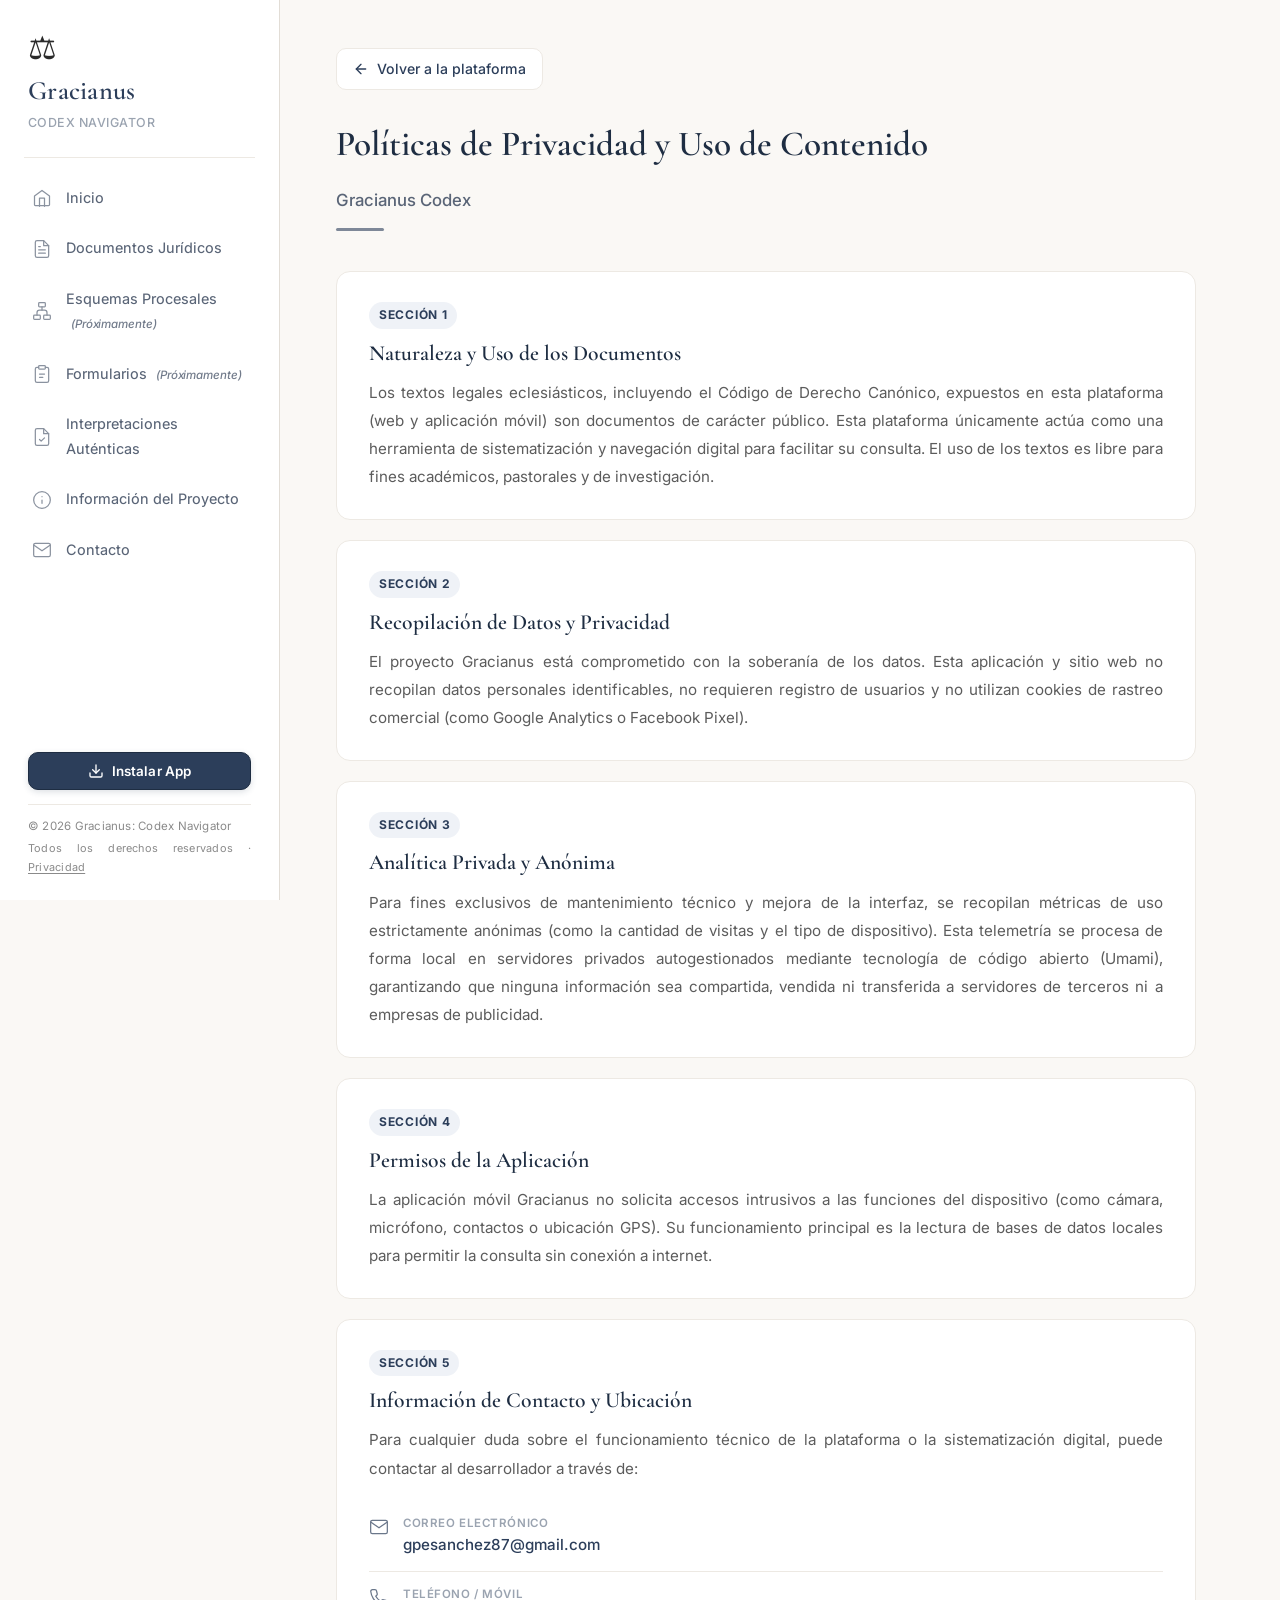
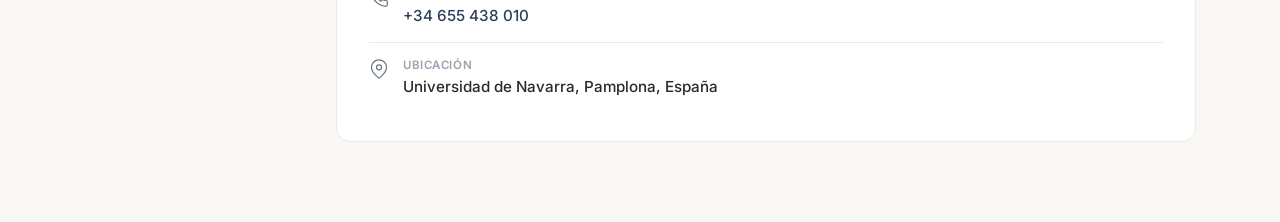
<file: privacidad.html>
<!DOCTYPE html>
<html lang="es">
<head>
  <meta charset="UTF-8">
  <meta name="viewport" content="width=device-width, initial-scale=1.0, viewport-fit=cover">
  <title>Políticas de Privacidad — Gracianus: Codex Navigator</title>
  <meta name="description" content="Políticas de privacidad y uso de contenido de la plataforma Gracianus: Codex Navigator.">
  <link rel="manifest" href="./manifest.webmanifest">
  <meta name="theme-color" content="#2C3E5A">
  <link rel="apple-touch-icon" href="./assets/icon-192.png">
  <link rel="icon" type="image/png" sizes="192x192" href="./assets/icon-192.png">
  <link rel="shortcut icon" href="./assets/icon-192.png">
  <link rel="preconnect" href="https://fonts.googleapis.com">
  <link rel="preconnect" href="https://fonts.gstatic.com" crossorigin>
  <link href="https://fonts.googleapis.com/css2?family=Cormorant+Garamond:ital,wght@0,400;0,500;0,600;0,700;1,400;1,500&family=Inter:wght@300;400;500;600&display=swap" rel="stylesheet">
  <link rel="stylesheet" href="./style.css">
  <style>
    /* Desactivar separación silábica con guiones en toda la interfaz */
    *, *::before, *::after,
    html, body, p, div, span, a, li, article, section,
    .text-body, .canon-detail-body {
      -webkit-hyphens: none !important;
      -moz-hyphens: none !important;
      -ms-hyphens: none !important;
      hyphens: none !important;
      word-break: normal !important;
      overflow-wrap: break-word !important;
    }
    /* Justificación de texto tipo procesador de textos sin guiones */
    p,
    .text-body,
    .canon-detail-body,
    .info-card p {
      text-align: justify !important;
      text-justify: inter-word !important;
    }

    .privacy-container {
      display: flex;
      flex-direction: column;
      gap: 20px;
      max-width: 860px;
      margin-top: 24px;
    }

    .privacy-card {
      background: var(--color-surface);
      border: 1px solid var(--color-border-light);
      border-radius: var(--radius-lg);
      padding: 28px 32px;
      transition: box-shadow var(--transition-fast);
    }

    .privacy-card:hover {
      box-shadow: 0 4px 16px rgba(44, 62, 90, 0.05);
    }

    .privacy-card__num {
      display: inline-block;
      font-size: 0.75rem;
      font-weight: 700;
      text-transform: uppercase;
      letter-spacing: 0.06em;
      color: var(--color-navy);
      background: var(--color-accent-soft);
      padding: 3px 10px;
      border-radius: 100px;
      margin-bottom: 10px;
    }

    .privacy-card__title {
      font-family: var(--font-display);
      font-size: 1.35rem;
      font-weight: 600;
      color: var(--color-navy-dark);
      margin-bottom: 12px;
      line-height: 1.3;
    }

    .back-btn {
      display: inline-flex;
      align-items: center;
      gap: 8px;
      font-size: 0.88rem;
      font-weight: 500;
      color: var(--color-navy);
      background: var(--color-surface);
      border: 1px solid var(--color-border-light);
      padding: 8px 16px;
      border-radius: var(--radius-md);
      text-decoration: none;
      margin-bottom: 24px;
      transition: all var(--transition-fast);
    }

    .back-btn:hover {
      background: var(--color-bg-warm);
      border-color: var(--color-border);
      color: var(--color-navy-dark);
      transform: translateX(-2px);
    }

    .back-btn svg {
      transition: transform var(--transition-fast);
    }

    .back-btn:hover svg {
      transform: translateX(-3px);
    }
  </style>
  <script defer src="https://joselinux-default-string.tail40fd36.ts.net/script.js" data-website-id="a5cb6a91-11a5-4714-b358-9ba608830fcd"></script>
  <meta property="og:title" content="Políticas de Privacidad — Gracianus: Codex Navigator" />
  <meta property="og:description" content="Políticas de Privacidad y Uso de Contenido - Gracianus Codex." />
  <meta property="og:image" content="https://josesanchez1987.github.io/gracianus-codex/portada.jpg" />
  <meta property="og:url" content="https://josesanchez1987.github.io/gracianus-codex/privacidad.html" />
  <meta property="og:type" content="website" />
</head>
<body>

  <!-- Mobile Header -->
  <header class="mobile-header" id="mobileHeader">
    <button class="hamburger" id="hamburgerBtn" aria-label="Abrir menú de navegación">
      <span></span>
      <span></span>
      <span></span>
    </button>
    <a href="index.html" class="mobile-brand" style="text-decoration: none;">
      <span class="mobile-brand-icon">⚖</span>
      <span class="mobile-brand-text">Gracianus Codex</span>
    </a>
  </header>

  <!-- Overlay for mobile sidebar -->
  <div class="sidebar-overlay" id="sidebarOverlay"></div>

  <!-- Sidebar Navigation -->
  <nav class="sidebar" id="sidebar" aria-label="Navegación principal">
    <div class="sidebar-brand">
      <div class="brand-icon">⚖</div>
      <h1 class="brand-title">Gracianus</h1>
      <p class="brand-subtitle">CODEX NAVIGATOR</p>
    </div>

    <div class="sidebar-divider"></div>

    <ul class="sidebar-nav" role="list">
      <li>
        <a href="index.html#inicio" class="nav-link" id="nav-inicio">
          <svg class="nav-icon" viewBox="0 0 24 24" fill="none" stroke="currentColor" stroke-width="1.5" stroke-linecap="round" stroke-linejoin="round">
            <path d="M3 9.5L12 3l9 6.5V20a1 1 0 0 1-1 1H4a1 1 0 0 1-1-1V9.5z"/>
            <polyline points="9 22 9 12 15 12 15 22"/>
          </svg>
          <span>Inicio</span>
        </a>
      </li>
      <li>
        <a href="index.html#documentos" class="nav-link" id="nav-documentos">
          <svg class="nav-icon" viewBox="0 0 24 24" fill="none" stroke="currentColor" stroke-width="1.5" stroke-linecap="round" stroke-linejoin="round">
            <path d="M14 2H6a2 2 0 0 0-2 2v16a2 2 0 0 0 2 2h12a2 2 0 0 0 2-2V8z"/>
            <polyline points="14 2 14 8 20 8"/>
            <line x1="16" y1="13" x2="8" y2="13"/>
            <line x1="16" y1="17" x2="8" y2="17"/>
            <polyline points="10 9 9 9 8 9"/>
          </svg>
          <span>Documentos Jur&#237;dicos</span>
        </a>
      </li>
      <li>
        <a href="esquemas.html" class="nav-link" id="nav-esquemas">
          <svg class="nav-icon" viewBox="0 0 24 24" fill="none" stroke="currentColor" stroke-width="1.5" stroke-linecap="round" stroke-linejoin="round">
            <rect x="8" y="2" width="8" height="5" rx="1"/>
            <rect x="2" y="17" width="8" height="5" rx="1"/>
            <rect x="14" y="17" width="8" height="5" rx="1"/>
            <path d="M12 7v4"/>
            <path d="M6 17v-3a3 3 0 0 1 3-3h6a3 3 0 0 1 3 3v3"/>
          </svg>
          <span>Esquemas Procesales <span class="nav-badge-proximamente">(Próximamente)</span></span>
        </a>
      </li>
      <li>
        <a href="formularios.html" class="nav-link" id="nav-formularios">
          <svg class="nav-icon" viewBox="0 0 24 24" fill="none" stroke="currentColor" stroke-width="1.5" stroke-linecap="round" stroke-linejoin="round">
            <path d="M16 4h2a2 2 0 0 1 2 2v14a2 2 0 0 1-2 2H6a2 2 0 0 1-2-2V6a2 2 0 0 1 2-2h2"/>
            <rect x="8" y="2" width="8" height="4" rx="1" ry="1"/>
            <line x1="9" y1="12" x2="15" y2="12"/>
            <line x1="9" y1="16" x2="13" y2="16"/>
          </svg>
          <span>Formularios <span class="nav-badge-proximamente">(Próximamente)</span></span>
        </a>
      </li>
      <li>
        <a href="interpretaciones.html" class="nav-link" id="nav-interpretaciones">
          <svg class="nav-icon" viewBox="0 0 24 24" fill="none" stroke="currentColor" stroke-width="1.5" stroke-linecap="round" stroke-linejoin="round">
            <path d="M14 2H6a2 2 0 0 0-2 2v16a2 2 0 0 0 2 2h12a2 2 0 0 0 2-2V8z"/>
            <polyline points="14 2 14 8 20 8"/>
            <path d="m9 15 2 2 4-4"/>
          </svg>
          <span>Interpretaciones Auténticas</span>
        </a>
      </li>
      <li>
        <a href="index.html#informacion" class="nav-link" id="nav-informacion">
          <svg class="nav-icon" viewBox="0 0 24 24" fill="none" stroke="currentColor" stroke-width="1.5" stroke-linecap="round" stroke-linejoin="round">
            <circle cx="12" cy="12" r="10"/>
            <line x1="12" y1="16" x2="12" y2="12"/>
            <line x1="12" y1="8" x2="12.01" y2="8"/>
          </svg>
          <span>Información del Proyecto</span>
        </a>
      </li>
      <li>
        <a href="index.html#contacto" class="nav-link" id="nav-contacto">
          <svg class="nav-icon" viewBox="0 0 24 24" fill="none" stroke="currentColor" stroke-width="1.5" stroke-linecap="round" stroke-linejoin="round">
            <path d="M4 4h16c1.1 0 2 .9 2 2v12c0 1.1-.9 2-2 2H4c-1.1 0-2-.9-2-2V6c0-1.1.9-2 2-2z"/>
            <polyline points="22,6 12,13 2,6"/>
          </svg>
          <span>Contacto</span>
        </a>
      </li>
    </ul>

    <div class="sidebar-footer">
      <button class="sidebar-install-btn" id="sidebarInstallBtn" type="button" aria-label="Instalar aplicación">
        <svg viewBox="0 0 24 24" width="16" height="16" fill="none" stroke="currentColor" stroke-width="2" stroke-linecap="round" stroke-linejoin="round">
          <path d="M21 15v4a2 2 0 0 1-2 2H5a2 2 0 0 1-2-2v-4"/>
          <polyline points="7 10 12 15 17 10"/>
          <line x1="12" y1="15" x2="12" y2="3"/>
        </svg>
        <span>Instalar App</span>
      </button>
      <div class="sidebar-divider"></div>
      <p class="footer-text">© 2026 Gracianus: Codex Navigator</p>
      <p class="footer-text footer-text--small">Todos los derechos reservados · <a href="privacidad.html" class="footer-link">Privacidad</a></p>
    </div>
  </nav>

  <!-- Main Content Area -->
  <main class="main-content" id="mainContent">

    <section class="content-section active" id="section-privacidad">

      <a href="index.html" class="back-btn">
        <svg viewBox="0 0 24 24" fill="none" stroke="currentColor" stroke-width="2" stroke-linecap="round" stroke-linejoin="round" width="16" height="16">
          <line x1="19" y1="12" x2="5" y2="12"/>
          <polyline points="12 19 5 12 12 5"/>
        </svg>
        <span>Volver a la plataforma</span>
      </a>

      <div class="section-header">
        <h2 class="section-title">Políticas de Privacidad y Uso de Contenido</h2>
        <p style="font-size: 1.05rem; color: var(--color-slate); font-weight: 500; margin-top: 6px;">Gracianus Codex</p>
        <div class="section-rule" style="margin-top: 14px;"></div>
      </div>

      <div class="privacy-container">

        <!-- 1. Naturaleza y Uso de los Documentos -->
        <article class="privacy-card">
          <span class="privacy-card__num">Sección 1</span>
          <h3 class="privacy-card__title">Naturaleza y Uso de los Documentos</h3>
          <p class="text-body">
            Los textos legales eclesiásticos, incluyendo el Código de Derecho Canónico, expuestos en esta plataforma (web y aplicación móvil) son documentos de carácter público. Esta plataforma únicamente actúa como una herramienta de sistematización y navegación digital para facilitar su consulta. El uso de los textos es libre para fines académicos, pastorales y de investigación.
          </p>
        </article>

        <!-- 2. Recopilación de Datos y Privacidad -->
        <article class="privacy-card">
          <span class="privacy-card__num">Sección 2</span>
          <h3 class="privacy-card__title">Recopilación de Datos y Privacidad</h3>
          <p class="text-body">
            El proyecto Gracianus está comprometido con la soberanía de los datos. Esta aplicación y sitio web no recopilan datos personales identificables, no requieren registro de usuarios y no utilizan cookies de rastreo comercial (como Google Analytics o Facebook Pixel).
          </p>
        </article>

        <!-- 3. Analítica Privada y Anónima -->
        <article class="privacy-card">
          <span class="privacy-card__num">Sección 3</span>
          <h3 class="privacy-card__title">Analítica Privada y Anónima</h3>
          <p class="text-body">
            Para fines exclusivos de mantenimiento técnico y mejora de la interfaz, se recopilan métricas de uso estrictamente anónimas (como la cantidad de visitas y el tipo de dispositivo). Esta telemetría se procesa de forma local en servidores privados autogestionados mediante tecnología de código abierto (Umami), garantizando que ninguna información sea compartida, vendida ni transferida a servidores de terceros ni a empresas de publicidad.
          </p>
        </article>

        <!-- 4. Permisos de la Aplicación -->
        <article class="privacy-card">
          <span class="privacy-card__num">Sección 4</span>
          <h3 class="privacy-card__title">Permisos de la Aplicación</h3>
          <p class="text-body">
            La aplicación móvil Gracianus no solicita accesos intrusivos a las funciones del dispositivo (como cámara, micrófono, contactos o ubicación GPS). Su funcionamiento principal es la lectura de bases de datos locales para permitir la consulta sin conexión a internet.
          </p>
        </article>

        <!-- 5. Información de Contacto y Ubicación -->
        <article class="privacy-card">
          <span class="privacy-card__num">Sección 5</span>
          <h3 class="privacy-card__title">Información de Contacto y Ubicación</h3>
          <p class="text-body" style="margin-bottom: 18px;">
            Para cualquier duda sobre el funcionamiento técnico de la plataforma o la sistematización digital, puede contactar al desarrollador a través de:
          </p>
          <ul class="contact-list">
            <li class="contact-item">
              <svg class="contact-icon" viewBox="0 0 24 24" fill="none" stroke="currentColor" stroke-width="1.5" stroke-linecap="round" stroke-linejoin="round">
                <path d="M4 4h16c1.1 0 2 .9 2 2v12c0 1.1-.9 2-2 2H4c-1.1 0-2-.9-2-2V6c0-1.1.9-2 2-2z"/>
                <polyline points="22,6 12,13 2,6"/>
              </svg>
              <div class="contact-item__content">
                <span class="contact-item__label">Correo electrónico</span>
                <a href="mailto:gpesanchez87@gmail.com" class="contact-item__value contact-item__link">gpesanchez87@gmail.com</a>
              </div>
            </li>
            <li class="contact-item">
              <svg class="contact-icon" viewBox="0 0 24 24" fill="none" stroke="currentColor" stroke-width="1.5" stroke-linecap="round" stroke-linejoin="round">
                <path d="M22 16.92v3a2 2 0 0 1-2.18 2 19.79 19.79 0 0 1-8.63-3.07 19.5 19.5 0 0 1-6-6 19.79 19.79 0 0 1-3.07-8.67A2 2 0 0 1 4.11 2h3a2 2 0 0 1 2 1.72 12.84 12.84 0 0 0 .7 2.81 2 2 0 0 1-.45 2.11L8.09 9.91a16 16 0 0 0 6 6l1.27-1.27a2 2 0 0 1 2.11-.45 12.84 12.84 0 0 0 2.81.7A2 2 0 0 1 22 16.92z"/>
              </svg>
              <div class="contact-item__content">
                <span class="contact-item__label">Teléfono / Móvil</span>
                <a href="tel:+34655438010" class="contact-item__value contact-item__link">+34 655 438 010</a>
              </div>
            </li>
            <li class="contact-item">
              <svg class="contact-icon" viewBox="0 0 24 24" fill="none" stroke="currentColor" stroke-width="1.5" stroke-linecap="round" stroke-linejoin="round">
                <path d="M21 10c0 7-9 13-9 13s-9-6-9-13a9 9 0 0 1 18 0z"/>
                <circle cx="12" cy="10" r="3"/>
              </svg>
              <div class="contact-item__content">
                <span class="contact-item__label">Ubicación</span>
                <span class="contact-item__value">Universidad de Navarra, Pamplona, España</span>
              </div>
            </li>
          </ul>
        </article>

      </div>

    </section>

  </main>

  <script>
    const hamburgerBtn = document.getElementById('hamburgerBtn');
    const sidebar = document.getElementById('sidebar');
    const overlay = document.getElementById('sidebarOverlay');

    if (hamburgerBtn && sidebar && overlay) {
      function openSidebar() {
        sidebar.classList.add('open');
        overlay.classList.add('active');
        hamburgerBtn.classList.add('active');
        document.body.style.overflow = 'hidden';
      }
      function closeSidebar() {
        sidebar.classList.remove('open');
        overlay.classList.remove('active');
        hamburgerBtn.classList.remove('active');
        document.body.style.overflow = '';
      }
      hamburgerBtn.addEventListener('click', () => {
        sidebar.classList.contains('open') ? closeSidebar() : openSidebar();
      });
      overlay.addEventListener('click', closeSidebar);
      document.addEventListener('keydown', (e) => {
        if (e.key === 'Escape' && sidebar.classList.contains('open')) closeSidebar();
      });
    }
  </script>
  <script src="./pwa.js" defer></script>
</body>
</html>
</file>
<file: style.css>
/* ===================================================================
   IUS CANONICUM — Design System & Styles
   A formal, minimal, reading-optimized interface
   =================================================================== */

/* --- Design Tokens --- */
:root {
  /* Colors — Ivory & Slate palette */
  --color-bg:            #FAF8F5;
  --color-bg-warm:       #F5F2ED;
  --color-surface:       #FFFFFF;
  --color-surface-hover: #F0EDE8;
  --color-border:        #E2DDD6;
  --color-border-light:  #EDE9E3;

  --color-navy:          #2C3E5A;
  --color-navy-dark:     #1E2D42;
  --color-navy-light:    #3D5278;
  --color-slate:         #5A6577;
  --color-slate-light:   #7A8594;
  --color-slate-muted:   #9AA3B0;

  --color-text:          #2A2A2A;
  --color-text-secondary:#5C5C5C;
  --color-text-muted:    #8A8A8A;

  --color-accent:        #3B5998;
  --color-accent-soft:   rgba(59, 89, 152, 0.08);
  --color-accent-border: rgba(59, 89, 152, 0.2);

  /* Typography */
  --font-display: 'Cormorant Garamond', 'Georgia', serif;
  --font-body:    'Inter', -apple-system, BlinkMacSystemFont, 'Segoe UI', sans-serif;

  /* Spacing */
  --sidebar-width: 280px;
  --header-height: 60px;
  --radius-sm:  6px;
  --radius-md:  10px;
  --radius-lg:  14px;
  --radius-xl:  20px;

  /* Shadows */
  --shadow-subtle:  0 1px 3px rgba(0,0,0,0.04), 0 1px 2px rgba(0,0,0,0.03);
  --shadow-card:    0 2px 8px rgba(0,0,0,0.05), 0 1px 3px rgba(0,0,0,0.04);
  --shadow-lifted:  0 8px 30px rgba(0,0,0,0.08), 0 2px 8px rgba(0,0,0,0.04);
  --shadow-search:  0 4px 20px rgba(0,0,0,0.06), 0 1px 6px rgba(0,0,0,0.04);

  /* Transitions */
  --transition-fast:   150ms cubic-bezier(0.4, 0, 0.2, 1);
  --transition-base:   250ms cubic-bezier(0.4, 0, 0.2, 1);
  --transition-smooth: 350ms cubic-bezier(0.4, 0, 0.2, 1);
}

/* --- Reset & Base --- */
*,
*::before,
*::after {
  margin: 0;
  padding: 0;
  box-sizing: border-box;
  -webkit-hyphens: none;
  -moz-hyphens: none;
  -ms-hyphens: none;
  hyphens: none;
}

html {
  font-size: 16px;
  -webkit-font-smoothing: antialiased;
  -moz-osx-font-smoothing: grayscale;
  scroll-behavior: smooth;
  -webkit-hyphens: none;
  -moz-hyphens: none;
  -ms-hyphens: none;
  hyphens: none;
}

body {
  font-family: var(--font-body);
  background-color: var(--color-bg);
  color: var(--color-text);
  line-height: 1.7;
  min-height: 100vh;
  -webkit-hyphens: none;
  -moz-hyphens: none;
  -ms-hyphens: none;
  hyphens: none;
  word-break: normal;
  overflow-wrap: break-word;
}

p,
span,
a,
li,
h1, h2, h3, h4, h5, h6,
article,
section {
  -webkit-hyphens: none;
  -moz-hyphens: none;
  -ms-hyphens: none;
  hyphens: none;
  word-break: normal;
  overflow-wrap: break-word;
}

p {
  text-align: justify;
  text-justify: inter-word;
}

/* --- Mobile Header --- */
.mobile-header {
  display: none;
  position: fixed;
  top: 0;
  left: 0;
  right: 0;
  height: calc(var(--header-height) + env(safe-area-inset-top, 0px));
  background: var(--color-surface);
  border-bottom: 1px solid var(--color-border);
  z-index: 1000;
  align-items: center;
  padding: env(safe-area-inset-top, 0px) max(20px, env(safe-area-inset-right, 0px)) 0 max(20px, env(safe-area-inset-left, 0px));
  gap: 16px;
}

.hamburger {
  display: flex;
  flex-direction: column;
  justify-content: center;
  align-items: center;
  gap: 5px;
  width: 40px;
  height: 40px;
  background: none;
  border: none;
  cursor: pointer;
  padding: 8px;
  border-radius: var(--radius-sm);
  transition: background var(--transition-fast);
}

.hamburger:hover {
  background: var(--color-surface-hover);
}

.hamburger span {
  display: block;
  width: 20px;
  height: 2px;
  background: var(--color-navy);
  border-radius: 2px;
  transition: all var(--transition-base);
  transform-origin: center;
}

.hamburger.active span:nth-child(1) {
  transform: translateY(7px) rotate(45deg);
}

.hamburger.active span:nth-child(2) {
  opacity: 0;
}

.hamburger.active span:nth-child(3) {
  transform: translateY(-7px) rotate(-45deg);
}

.mobile-brand {
  display: flex;
  align-items: center;
  gap: 10px;
}

.mobile-brand-icon {
  font-size: 1.25rem;
}

.mobile-brand-text {
  font-family: var(--font-display);
  font-size: 1.3rem;
  font-weight: 600;
  color: var(--color-navy);
  letter-spacing: 0.01em;
}

/* --- Sidebar --- */
.sidebar {
  position: fixed;
  top: 0;
  left: 0;
  width: var(--sidebar-width);
  height: 100vh;
  height: 100dvh;
  padding-top: env(safe-area-inset-top, 0px);
  padding-left: env(safe-area-inset-left, 0px);
  background: var(--color-surface);
  border-right: 1px solid var(--color-border);
  display: flex;
  flex-direction: column;
  z-index: 1001;
  overflow-y: auto;
  transition: transform var(--transition-smooth);
}

.sidebar-brand {
  padding: 32px 28px 24px;
}

.brand-icon {
  font-size: 2rem;
  margin-bottom: 12px;
  display: block;
  line-height: 1;
  filter: grayscale(0.2);
}

.brand-title {
  font-family: var(--font-display);
  font-size: 1.65rem;
  font-weight: 600;
  color: var(--color-navy);
  letter-spacing: 0.01em;
  line-height: 1.2;
  margin-bottom: 4px;
}

.brand-subtitle {
  font-size: 0.78rem;
  color: var(--color-slate-muted);
  letter-spacing: 0.04em;
  text-transform: uppercase;
  font-weight: 500;
}

.sidebar-divider {
  height: 1px;
  background: var(--color-border-light);
  margin: 0 24px;
}

/* --- Sidebar Navigation --- */
.sidebar-nav {
  list-style: none;
  padding: 16px 16px;
  flex: 1;
}

.sidebar-nav li {
  margin-bottom: 2px;
}

.nav-link {
  display: flex;
  align-items: center;
  gap: 14px;
  padding: 12px 16px;
  border-radius: var(--radius-md);
  color: var(--color-slate);
  text-decoration: none;
  font-size: 0.9rem;
  font-weight: 450;
  transition: all var(--transition-fast);
  position: relative;
}

.nav-link::before {
  content: '';
  position: absolute;
  left: 0;
  top: 50%;
  transform: translateY(-50%) scaleY(0);
  width: 3px;
  height: 20px;
  background: var(--color-navy);
  border-radius: 0 3px 3px 0;
  transition: transform var(--transition-base);
}

.nav-link:hover {
  background: var(--color-surface-hover);
  color: var(--color-navy);
}

.nav-link.active {
  background: var(--color-accent-soft);
  color: var(--color-navy);
  font-weight: 500;
}

.nav-link.active::before {
  transform: translateY(-50%) scaleY(1);
}

.nav-icon {
  width: 20px;
  height: 20px;
  flex-shrink: 0;
  opacity: 0.7;
}

.nav-link.active .nav-icon,
.nav-link:hover .nav-icon {
  opacity: 1;
}

/* --- Sidebar Footer --- */
.sidebar-footer {
  padding: 20px 28px calc(24px + env(safe-area-inset-bottom, 0px));
}

.sidebar-install-btn {
  display: flex;
  align-items: center;
  justify-content: center;
  gap: 8px;
  width: 100%;
  padding: 10px 14px;
  margin-bottom: 14px;
  background: var(--color-navy, #2C3E5A);
  color: #ffffff;
  border: 1px solid var(--color-navy-dark, #1E2D42);
  border-radius: var(--radius-md, 10px);
  font-family: var(--font-body);
  font-size: 0.84rem;
  font-weight: 600;
  letter-spacing: 0.01em;
  cursor: pointer;
  box-shadow: 0 2px 6px rgba(44, 62, 90, 0.16);
  transition: all 0.2s ease;
}

.sidebar-install-btn:hover {
  background: var(--color-navy-dark, #1E2D42);
  transform: translateY(-1px);
  box-shadow: 0 4px 12px rgba(44, 62, 90, 0.25);
}

.sidebar-install-btn:active {
  transform: translateY(0);
}

.sidebar-install-btn svg {
  flex-shrink: 0;
  stroke: currentColor;
}

.sidebar-footer .sidebar-divider {
  margin: 0 0 12px 0;
}

.footer-text {
  font-size: 0.72rem;
  color: var(--color-text-muted);
  letter-spacing: 0.02em;
}

.footer-text--small {
  font-size: 0.68rem;
  margin-top: 2px;
}

.footer-link {
  color: var(--color-text-muted);
  text-decoration: underline;
  text-underline-offset: 2px;
  transition: color var(--transition-fast);
}

.footer-link:hover {
  color: var(--color-navy);
}

/* --- Sidebar Overlay (Mobile) --- */
.sidebar-overlay {
  display: none;
  position: fixed;
  inset: 0;
  background: rgba(0, 0, 0, 0.3);
  backdrop-filter: blur(2px);
  z-index: 1000;
  opacity: 0;
  transition: opacity var(--transition-base);
}

.sidebar-overlay.active {
  display: block;
  opacity: 1;
}

/* --- Main Content --- */
.main-content {
  margin-left: var(--sidebar-width);
  min-height: 100vh;
  min-height: 100dvh;
  padding: 48px max(56px, calc(32px + env(safe-area-inset-right, 0px))) calc(80px + env(safe-area-inset-bottom, 0px)) max(56px, calc(32px + env(safe-area-inset-left, 0px)));
  max-width: calc(100% - var(--sidebar-width));
}

/* --- Content Sections --- */
.content-section {
  display: none;
  animation: fadeIn 0.4s ease;
}

.content-section.active {
  display: block;
}

@keyframes fadeIn {
  from { opacity: 0; transform: translateY(10px); }
  to   { opacity: 1; transform: translateY(0); }
}

/* --- Hero Area --- */
.hero {
  text-align: center;
  padding: 40px 0 48px;
  max-width: 720px;
  margin: 0 auto;
}

.hero-badge {
  display: inline-block;
  font-size: 0.72rem;
  font-weight: 600;
  text-transform: uppercase;
  letter-spacing: 0.12em;
  color: var(--color-navy);
  background: var(--color-accent-soft);
  border: 1px solid var(--color-accent-border);
  padding: 6px 18px;
  border-radius: 100px;
  margin-bottom: 24px;
}

.hero-title {
  font-family: var(--font-display);
  font-size: 3rem;
  font-weight: 600;
  color: var(--color-navy-dark);
  line-height: 1.15;
  margin-bottom: 16px;
  letter-spacing: -0.01em;
}

.hero-title--accent {
  color: var(--color-slate-light);
  font-weight: 400;
  font-style: italic;
}

.hero-description {
  font-size: 1.05rem;
  color: var(--color-text-secondary);
  line-height: 1.7;
  max-width: 540px;
  margin: 0 auto 40px;
}

/* --- Search Bar (Protagonist) --- */
.search-container {
  max-width: 640px;
  margin: 0 auto;
}

.search-wrapper {
  display: flex;
  align-items: center;
  background: var(--color-surface);
  border: 1.5px solid var(--color-border);
  border-radius: var(--radius-xl);
  padding: 6px 6px 6px 22px;
  box-shadow: var(--shadow-search);
  transition: all var(--transition-base);
  gap: 8px;
}

.search-wrapper:focus-within {
  border-color: var(--color-navy-light);
  box-shadow: var(--shadow-lifted), 0 0 0 3px rgba(44, 62, 90, 0.08);
}

.search-icon {
  width: 22px;
  height: 22px;
  flex-shrink: 0;
  color: var(--color-slate-muted);
  transition: color var(--transition-fast);
}

.search-wrapper:focus-within .search-icon {
  color: var(--color-navy);
}

.search-input {
  flex: 1;
  border: none;
  outline: none;
  background: transparent;
  font-family: var(--font-body);
  font-size: 1rem;
  color: var(--color-text);
  padding: 12px 8px;
  min-width: 0;
}

.search-input::placeholder {
  color: var(--color-slate-muted);
  font-weight: 300;
}

.search-btn {
  flex-shrink: 0;
  background: var(--color-navy);
  color: #fff;
  border: none;
  padding: 12px 28px;
  border-radius: calc(var(--radius-xl) - 4px);
  font-family: var(--font-body);
  font-size: 0.88rem;
  font-weight: 500;
  cursor: pointer;
  transition: all var(--transition-fast);
  letter-spacing: 0.02em;
}

.search-btn:hover {
  background: var(--color-navy-dark);
  transform: translateY(-1px);
  box-shadow: 0 2px 8px rgba(30, 45, 66, 0.25);
}

.search-btn:active {
  transform: translateY(0);
}

/* --- Search Suggestions --- */
.search-suggestions {
  display: flex;
  align-items: center;
  gap: 8px;
  margin-top: 16px;
  flex-wrap: wrap;
  justify-content: center;
}

.suggestion-label {
  font-size: 0.78rem;
  color: var(--color-text-muted);
  font-weight: 400;
}

.suggestion-tag {
  background: transparent;
  border: 1px solid var(--color-border);
  color: var(--color-slate);
  padding: 5px 14px;
  border-radius: 100px;
  font-family: var(--font-body);
  font-size: 0.78rem;
  cursor: pointer;
  transition: all var(--transition-fast);
}

.suggestion-tag:hover {
  background: var(--color-accent-soft);
  border-color: var(--color-accent-border);
  color: var(--color-navy);
}

/* --- Cards Grid --- */
.cards-grid {
  display: grid;
  grid-template-columns: repeat(3, 1fr);
  gap: 20px;
  margin-top: 56px;
}

.card {
  background: var(--color-surface);
  border: 1px solid var(--color-border-light);
  border-radius: var(--radius-lg);
  padding: 28px 24px;
  transition: all var(--transition-base);
  cursor: default;
}

.card:hover {
  border-color: var(--color-border);
  box-shadow: var(--shadow-card);
  transform: translateY(-2px);
}

.card-icon-wrapper {
  width: 44px;
  height: 44px;
  display: flex;
  align-items: center;
  justify-content: center;
  background: var(--color-accent-soft);
  border-radius: var(--radius-md);
  margin-bottom: 18px;
}

.card-icon {
  width: 22px;
  height: 22px;
  color: var(--color-navy);
}

.card-title {
  font-family: var(--font-display);
  font-size: 1.2rem;
  font-weight: 600;
  color: var(--color-navy-dark);
  margin-bottom: 10px;
  line-height: 1.3;
}

.card-text {
  font-size: 0.88rem;
  color: var(--color-text-secondary);
  line-height: 1.65;
}

/* --- Text Sections (Optimized for Reading) --- */
.text-section {
  max-width: 720px;
  margin: 48px auto 0;
  padding: 32px 0;
  border-top: 1px solid var(--color-border-light);
}

.text-section-title {
  font-family: var(--font-display);
  font-size: 1.4rem;
  font-weight: 600;
  color: var(--color-navy-dark);
  margin-bottom: 16px;
}

.text-body {
  font-size: 0.95rem;
  color: var(--color-text-secondary);
  line-height: 1.85;
  margin-bottom: 16px;
  text-align: justify;
  text-justify: inter-word;
  -webkit-hyphens: none;
  -moz-hyphens: none;
  -ms-hyphens: none;
  hyphens: none;
  word-break: normal;
  overflow-wrap: break-word;
}

.text-body:last-child {
  margin-bottom: 0;
}

/* --- Section Headers (Info, Contact, Resources) --- */
.section-header {
  margin-bottom: 40px;
}

.section-title {
  font-family: var(--font-display);
  font-size: 2.2rem;
  font-weight: 600;
  color: var(--color-navy-dark);
  margin-bottom: 12px;
}

.section-rule {
  width: 48px;
  height: 3px;
  background: var(--color-navy);
  border-radius: 3px;
  opacity: 0.6;
}

/* --- Info Grid --- */
.info-grid {
  display: grid;
  grid-template-columns: repeat(2, 1fr);
  gap: 24px;
  margin-bottom: 16px;
}

.info-card {
  background: var(--color-surface);
  border: 1px solid var(--color-border-light);
  border-radius: var(--radius-lg);
  padding: 28px;
}

.info-card-title {
  font-family: var(--font-display);
  font-size: 1.25rem;
  font-weight: 600;
  color: var(--color-navy-dark);
  margin-bottom: 14px;
}

/* --- Contact Layout --- */
.contact-layout {
  display: grid;
  grid-template-columns: 1fr 1.2fr;
  gap: 36px;
  align-items: start;
}

.contact-list {
  list-style: none;
  margin-top: 16px;
}

.contact-item {
  display: flex;
  align-items: flex-start;
  gap: 14px;
  padding: 14px 0;
  border-bottom: 1px solid var(--color-border-light);
  font-size: 0.9rem;
  color: var(--color-text-secondary);
  line-height: 1.5;
}

.contact-item:last-child {
  border-bottom: none;
}

.contact-icon {
  width: 20px;
  height: 20px;
  flex-shrink: 0;
  color: var(--color-navy);
  margin-top: 2px;
  opacity: 0.7;
}

.contact-item__content {
  display: flex;
  flex-direction: column;
}

.contact-item__label {
  font-size: 0.72rem;
  font-weight: 600;
  text-transform: uppercase;
  letter-spacing: 0.05em;
  color: var(--color-slate-muted);
  margin-bottom: 2px;
}

.contact-item__value {
  font-size: 0.95rem;
  color: var(--color-text);
  font-weight: 500;
}

.contact-item__link {
  color: var(--color-navy);
  text-decoration: none;
  transition: color var(--transition-fast);
}

.contact-item__link:hover {
  color: var(--color-accent);
  text-decoration: underline;
}

/* --- Donation Actions & Buttons --- */
.donation-actions {
  display: flex;
  flex-wrap: wrap;
  gap: 12px;
  margin-top: 24px;
}

.donation-btn {
  display: inline-flex;
  align-items: center;
  justify-content: center;
  gap: 10px;
  padding: 11px 20px;
  font-family: var(--font-body);
  font-size: 0.88rem;
  font-weight: 600;
  border-radius: var(--radius-md);
  text-decoration: none;
  transition: background var(--transition-fast), transform var(--transition-fast), box-shadow var(--transition-fast);
  cursor: pointer;
  line-height: 1.2;
}

.donation-btn svg {
  flex-shrink: 0;
}

.donation-btn:hover {
  transform: translateY(-1px);
}

.donation-btn--kofi {
  background: #FF5E5B;
  color: #FFFFFF;
  border: 1px solid #FF5E5B;
}

.donation-btn--kofi:hover {
  background: #e04b48;
  border-color: #e04b48;
  box-shadow: 0 4px 14px rgba(255, 94, 91, 0.3);
}

.donation-btn--paypal {
  background: #0070BA;
  color: #FFFFFF;
  border: 1px solid #0070BA;
}

.donation-btn--paypal:hover {
  background: #005ea6;
  border-color: #005ea6;
  box-shadow: 0 4px 14px rgba(0, 112, 186, 0.3);
}

.donation-note {
  font-size: 0.82rem;
  color: var(--color-text-muted);
  line-height: 1.55;
  margin-top: 18px;
  margin-bottom: 0;
  letter-spacing: 0.01em;
}

@media (max-width: 600px) {
  .donation-actions {
    flex-direction: column;
  }

  .donation-btn {
    width: 100%;
  }
}

/* --- Contact Form --- */
.contact-form {
  background: var(--color-surface);
  border: 1px solid var(--color-border-light);
  border-radius: var(--radius-lg);
  padding: 32px;
}

.form-group {
  margin-top: 20px;
}

.form-label {
  display: block;
  font-size: 0.82rem;
  font-weight: 500;
  color: var(--color-text);
  margin-bottom: 6px;
  letter-spacing: 0.01em;
}

.form-input {
  width: 100%;
  padding: 12px 16px;
  border: 1.5px solid var(--color-border);
  border-radius: var(--radius-md);
  font-family: var(--font-body);
  font-size: 0.9rem;
  color: var(--color-text);
  background: var(--color-bg);
  transition: all var(--transition-fast);
  outline: none;
}

.form-input:focus {
  border-color: var(--color-navy-light);
  background: var(--color-surface);
  box-shadow: 0 0 0 3px rgba(44, 62, 90, 0.06);
}

.form-input::placeholder {
  color: var(--color-slate-muted);
}

.form-textarea {
  resize: vertical;
  min-height: 120px;
}

.form-submit {
  margin-top: 24px;
  width: 100%;
  padding: 13px;
  background: var(--color-navy);
  color: #fff;
  border: none;
  border-radius: var(--radius-md);
  font-family: var(--font-body);
  font-size: 0.9rem;
  font-weight: 500;
  cursor: pointer;
  transition: all var(--transition-fast);
  letter-spacing: 0.02em;
}

.form-submit:hover {
  background: var(--color-navy-dark);
  box-shadow: 0 2px 8px rgba(30, 45, 66, 0.2);
}

/* --- Resources List --- */
.resources-list {
  display: flex;
  flex-direction: column;
  gap: 1px;
  background: var(--color-border-light);
  border: 1px solid var(--color-border-light);
  border-radius: var(--radius-lg);
  overflow: hidden;
}

.resource-item {
  display: flex;
  align-items: center;
  justify-content: space-between;
  padding: 22px 28px;
  background: var(--color-surface);
  text-decoration: none;
  transition: all var(--transition-fast);
  gap: 20px;
}

.resource-item:hover {
  background: var(--color-bg-warm);
}

.resource-type {
  display: inline-block;
  font-size: 0.7rem;
  font-weight: 600;
  text-transform: uppercase;
  letter-spacing: 0.08em;
  color: var(--color-navy);
  background: var(--color-accent-soft);
  padding: 3px 10px;
  border-radius: 4px;
  margin-bottom: 6px;
}

.resource-title {
  font-family: var(--font-display);
  font-size: 1.1rem;
  font-weight: 600;
  color: var(--color-navy-dark);
  margin-bottom: 4px;
}

.resource-desc {
  font-size: 0.84rem;
  color: var(--color-text-muted);
  line-height: 1.5;
}

.resource-arrow {
  width: 20px;
  height: 20px;
  flex-shrink: 0;
  color: var(--color-slate-muted);
  transition: all var(--transition-fast);
}

.resource-item:hover .resource-arrow {
  color: var(--color-navy);
  transform: translateX(4px);
}

/* --- Live Search Results --- */
.search-results {
  margin-top: 12px;
  max-height: 0;
  overflow: hidden;
  transition: max-height var(--transition-smooth);
}

.search-results.has-results {
  max-height: 70vh;
  overflow-y: auto;
}

.search-results-inner {
  background: var(--color-surface);
  border: 1px solid var(--color-border);
  border-radius: var(--radius-lg);
  overflow: hidden;
  box-shadow: var(--shadow-card);
}

.search-result-item {
  display: flex;
  align-items: flex-start;
  gap: 16px;
  padding: 16px 20px;
  border-bottom: 1px solid var(--color-border-light);
  cursor: pointer;
  transition: background var(--transition-fast);
}

.search-result-item:last-child {
  border-bottom: none;
}

.search-result-item:hover {
  background: var(--color-bg-warm);
}

.search-result-number {
  flex-shrink: 0;
  width: 48px;
  height: 48px;
  display: flex;
  align-items: center;
  justify-content: center;
  background: var(--color-accent-soft);
  border-radius: var(--radius-md);
  font-family: var(--font-display);
  font-size: 1.1rem;
  font-weight: 700;
  color: var(--color-navy);
}

.search-result-content {
  flex: 1;
  min-width: 0;
}

.search-result-title {
  font-family: var(--font-display);
  font-size: 1rem;
  font-weight: 600;
  color: var(--color-navy-dark);
  margin-bottom: 3px;
}

.search-result-excerpt {
  font-size: 0.84rem;
  color: var(--color-text-secondary);
  line-height: 1.5;
  height: auto;
  overflow: visible;
}

.search-result-tags {
  display: flex;
  gap: 6px;
  margin-top: 6px;
  flex-wrap: wrap;
}

.search-result-tag {
  font-size: 0.68rem;
  font-weight: 500;
  text-transform: uppercase;
  letter-spacing: 0.06em;
  color: var(--color-slate);
  background: var(--color-bg-warm);
  padding: 2px 8px;
  border-radius: 4px;
}

.search-no-results {
  padding: 24px 20px;
  text-align: center;
  color: var(--color-text-muted);
  font-size: 0.9rem;
}

.search-no-results svg {
  display: block;
  margin: 0 auto 10px;
  opacity: 0.4;
}

mark {
  background: rgba(59, 89, 152, 0.15);
  color: var(--color-navy-dark);
  padding: 1px 2px;
  border-radius: 3px;
}

/* --- Accordion / SPA Dual-State Workspace --- */
.accordion-section {
  margin-top: 40px;
  max-width: 720px;
  width: 100%;
  margin-left: auto;
  margin-right: auto;
  transition: max-width 0.25s ease;
}

.main-content.view-reading .accordion-section {
  max-width: 100%;
  margin-top: 24px;
}

.accordion-header {
  display: flex;
  align-items: center;
  gap: 12px;
  margin-bottom: 18px;
  color: var(--color-navy);
}

.accordion-section-title {
  font-family: var(--font-display);
  font-size: 1.3rem;
  font-weight: 600;
  color: var(--color-navy-dark);
}

.accordion-container {
  width: 100%;
}

/* Estado 1: Acordeón simple de los 7 Libros en Inicio */
.home-books-accordion {
  border: 1px solid var(--color-border-light);
  border-radius: var(--radius-lg);
  overflow: hidden;
  background: var(--color-border-light);
  display: flex;
  flex-direction: column;
  gap: 1px;
}

.main-content.view-reading .home-books-accordion {
  display: none;
}

.sidebar-brand,
.mobile-brand {
  cursor: pointer;
}

/* Libro (top-level accordion item) */
.accordion-libro {
  background: var(--color-surface);
}

.accordion-libro-btn {
  display: flex;
  align-items: center;
  justify-content: space-between;
  width: 100%;
  padding: 18px 22px;
  background: none;
  border: none;
  cursor: pointer;
  text-align: left;
  font-family: var(--font-display);
  font-size: 1.05rem;
  font-weight: 600;
  color: var(--color-navy-dark);
  transition: background var(--transition-fast);
  gap: 12px;
}

.accordion-libro-btn:hover {
  background: var(--color-bg-warm);
}

.accordion-libro-btn .libro-label {
  flex: 1;
}

.accordion-libro-btn .libro-badge {
  flex-shrink: 0;
  font-family: var(--font-body);
  font-size: 0.7rem;
  font-weight: 500;
  color: var(--color-slate-muted);
  background: var(--color-bg);
  padding: 3px 10px;
  border-radius: 100px;
  text-transform: uppercase;
  letter-spacing: 0.04em;
}

.accordion-chevron {
  width: 18px;
  height: 18px;
  flex-shrink: 0;
  color: var(--color-slate-muted);
  transition: transform var(--transition-base);
}

.accordion-libro.open > .accordion-libro-btn .accordion-chevron {
  transform: rotate(180deg);
}

.accordion-libro.open > .accordion-libro-btn {
  color: var(--color-navy);
  background: var(--color-accent-soft);
}

/* Libro content (titles/canons inside) */
.accordion-libro-content {
  max-height: 0;
  overflow: hidden;
  transition: max-height var(--transition-smooth);
}

.accordion-libro.open > .accordion-libro-content {
  max-height: none;
  overflow: visible;
}

/* Título (nested inside a libro) */
.accordion-titulo {
  border-top: 1px solid var(--color-border-light);
}

.accordion-titulo-btn {
  display: flex;
  align-items: center;
  gap: 10px;
  width: 100%;
  padding: 14px 22px 14px 40px;
  background: none;
  border: none;
  cursor: pointer;
  text-align: left;
  font-family: var(--font-body);
  font-size: 0.88rem;
  font-weight: 500;
  color: var(--color-slate);
  transition: all var(--transition-fast);
}

.accordion-titulo-btn:hover {
  background: var(--color-bg-warm);
  color: var(--color-navy);
}

.accordion-titulo-btn .titulo-chevron {
  width: 14px;
  height: 14px;
  flex-shrink: 0;
  color: var(--color-slate-muted);
  transition: transform var(--transition-base);
}

.accordion-titulo.open > .accordion-titulo-btn .titulo-chevron {
  transform: rotate(90deg);
}

.accordion-titulo.open > .accordion-titulo-btn {
  color: var(--color-navy);
  font-weight: 600;
}

/* Canon list inside a título */
.accordion-titulo-content {
  max-height: 0;
  overflow: hidden;
  transition: max-height var(--transition-smooth);
}

.accordion-titulo.open > .accordion-titulo-content {
  max-height: none;
  overflow: visible;
}

.accordion-canon-item {
  display: flex;
  align-items: flex-start;
  gap: 14px;
  padding: 14px 22px 14px 58px;
  border-top: 1px solid var(--color-border-light);
  cursor: pointer;
  transition: all var(--transition-fast);
  background: var(--color-surface);
  height: auto;
}

.accordion-canon-item:hover {
  background: var(--color-accent-soft);
}

.canon-num-badge {
  flex-shrink: 0;
  width: 36px;
  height: 36px;
  display: flex;
  align-items: center;
  justify-content: center;
  background: var(--color-bg);
  border: 1px solid var(--color-border);
  border-radius: var(--radius-sm);
  font-family: var(--font-display);
  font-size: 0.95rem;
  font-weight: 700;
  color: var(--color-navy);
}

.canon-preview {
  flex: 1;
  min-width: 0;
}

.canon-preview-title {
  font-size: 0.85rem;
  font-weight: 500;
  color: var(--color-text);
  margin-bottom: 2px;
}

.canon-preview-text {
  font-size: 0.82rem;
  color: var(--color-text-muted);
  line-height: 1.55;
  height: auto;
  overflow: visible;
  white-space: normal;
  word-break: break-word;
}

.canon-arrow {
  width: 16px;
  height: 16px;
  flex-shrink: 0;
  color: var(--color-slate-muted);
  opacity: 0;
  transform: translateX(-4px);
  transition: all var(--transition-fast);
}

.accordion-canon-item:hover .canon-arrow {
  opacity: 1;
  transform: translateX(0);
}

/* Empty libro placeholder */
.accordion-empty {
  padding: 16px 22px 16px 40px;
  font-size: 0.82rem;
  color: var(--color-text-muted);
  font-style: italic;
  border-top: 1px solid var(--color-border-light);
}

/* --- Canon Detail Viewer --- */
.canon-detail {
  max-width: 720px;
  margin: 0 auto 32px;
  scroll-margin-top: 24px;
  animation: fadeIn 0.35s ease;
}

.main-content.view-reading .canon-detail {
  max-width: 100%;
  margin-bottom: 28px;
}

.search-result-item.is-reading-canon {
  background: var(--color-accent-soft, rgba(59, 89, 152, 0.08));
  box-shadow: inset 3px 0 0 var(--color-navy, #2C3E5A);
}

.search-result-item.is-reading-canon .search-result-number {
  background: var(--color-navy, #2C3E5A);
  color: #FFFFFF;
}

.canon-detail-back {
  display: inline-flex;
  align-items: center;
  gap: 8px;
  padding: 8px 16px 8px 12px;
  background: none;
  border: 1px solid var(--color-border);
  border-radius: 100px;
  cursor: pointer;
  font-family: var(--font-body);
  font-size: 0.82rem;
  font-weight: 500;
  color: var(--color-slate);
  transition: all var(--transition-fast);
  margin-bottom: 28px;
}

.canon-detail-back:hover {
  background: var(--color-surface);
  border-color: var(--color-navy-light);
  color: var(--color-navy);
}

.canon-detail-header {
  margin-bottom: 20px;
}

.canon-detail-top-bar {
  display: flex;
  align-items: center;
  justify-content: space-between;
  flex-wrap: wrap;
  gap: 10px;
  margin-bottom: 14px;
}

.canon-detail-badge {
  display: inline-block;
  font-size: 0.7rem;
  font-weight: 600;
  text-transform: uppercase;
  letter-spacing: 0.1em;
  color: var(--color-navy);
  background: var(--color-accent-soft);
  border: 1px solid var(--color-accent-border);
  padding: 5px 14px;
  border-radius: 100px;
  margin-bottom: 0;
}

.reader-mode-selector {
  display: inline-flex;
  align-items: center;
  background: var(--color-bg-warm, #F5F2ED);
  border: 1px solid var(--color-border-light, #EDE9E3);
  border-radius: 8px;
  padding: 3px;
  gap: 2px;
}

.reader-mode-btn {
  background: none;
  border: none;
  border-radius: 6px;
  padding: 4px 10px;
  font-family: var(--font-body);
  font-size: 0.75rem;
  font-weight: 500;
  color: var(--color-slate, #5A6577);
  cursor: pointer;
  transition: all 0.15s ease;
}

.reader-mode-btn:hover {
  color: var(--color-navy-dark, #1E2D42);
}

.reader-mode-btn.active {
  background: var(--color-surface, #FFFFFF);
  color: var(--color-navy, #2C3E5A);
  font-weight: 600;
  box-shadow: 0 1px 2px rgba(0,0,0,0.06);
}

/* --- Modos de Lectura Dual y Multilingüe dentro del Lector --- */
.reader-dual-grid {
  display: grid;
  grid-template-columns: 1fr 1fr;
  gap: 24px;
  align-items: start;
}

.reader-dual-col {
  min-width: 0;
}

.reader-dual-col:last-child {
  border-left: 1px solid var(--color-border-light, #EDE9E3);
  padding-left: 24px;
}

.reader-col-header {
  display: flex;
  align-items: center;
  gap: 8px;
  margin-bottom: 12px;
  padding-bottom: 8px;
  border-bottom: 1px solid var(--color-border-light, #EDE9E3);
}

.reader-lang-badge {
  display: inline-flex;
  align-items: center;
  justify-content: center;
  padding: 2px 7px;
  border-radius: 4px;
  font-family: var(--font-body);
  font-size: 0.65rem;
  font-weight: 700;
  letter-spacing: 0.05em;
  color: var(--color-navy, #2C3E5A);
  background: var(--color-accent-soft, rgba(59, 89, 152, 0.08));
  border: 1px solid var(--color-accent-border, rgba(59, 89, 152, 0.2));
  flex-shrink: 0;
}

.reader-lang-badge.is-official {
  background: var(--color-navy, #2C3E5A);
  color: #FFFFFF;
  border-color: var(--color-navy, #2C3E5A);
}

.reader-dual-select {
  flex: 1;
  min-width: 0;
  font-family: var(--font-body);
  font-size: 0.78rem;
  font-weight: 500;
  color: var(--color-navy-dark, #1E2D42);
  background: var(--color-bg, #FAF8F5);
  border: 1px solid var(--color-border, #E2DDD6);
  border-radius: 6px;
  padding: 4px 8px;
  cursor: pointer;
}

.reader-col-text {
  min-width: 0;
  overflow-wrap: break-word;
}

.reader-multi-grid {
  display: grid;
  grid-template-columns: 1fr 1fr;
  gap: 16px;
  align-items: start;
}

.reader-multi-card {
  min-width: 0;
  padding: 16px 18px;
  background: var(--color-bg, #FAF8F5);
  border: 1px solid var(--color-border-light, #EDE9E3);
  border-radius: 10px;
}

.reader-multi-card.is-official-latin {
  grid-column: 1 / -1;
  background: var(--color-surface, #FFFFFF);
  border-color: var(--color-accent-border, rgba(59, 89, 152, 0.25));
  box-shadow: inset 3px 0 0 var(--color-navy, #2C3E5A);
}

.reader-multi-header {
  display: flex;
  align-items: center;
  gap: 8px;
  margin-bottom: 10px;
}

.reader-multi-name {
  font-family: var(--font-body);
  font-size: 0.76rem;
  font-weight: 600;
  color: var(--color-slate, #5A6577);
}

.search-latin-snippet {
  margin-top: 8px;
  padding: 8px 10px;
  background: var(--color-bg, #FAF8F5);
  border-left: 2px solid var(--color-navy, #2C3E5A);
  border-radius: 0 6px 6px 0;
  font-size: 0.8rem;
  line-height: 1.45;
  color: var(--color-navy-dark, #1E2D42);
}

.search-latin-badge {
  display: inline-block;
  margin-right: 6px;
  padding: 1px 6px;
  border-radius: 4px;
  font-size: 0.65rem;
  font-weight: 600;
  text-transform: uppercase;
  letter-spacing: 0.04em;
  color: var(--color-navy, #2C3E5A);
  background: var(--color-accent-soft, rgba(59, 89, 152, 0.08));
}

.detail-latin-match-note {
  font-family: var(--font-body);
  font-size: 0.78rem;
  color: var(--color-navy, #2C3E5A);
  background: var(--color-accent-soft, rgba(59, 89, 152, 0.08));
  border-left: 3px solid var(--color-navy, #2C3E5A);
  padding: 6px 12px;
  border-radius: 0 6px 6px 0;
  margin-bottom: 14px;
}

.canon-detail-title {
  font-family: var(--font-display);
  font-size: 2rem;
  font-weight: 600;
  color: var(--color-navy-dark);
  line-height: 1.2;
}

.canon-detail-meta {
  display: flex;
  flex-wrap: wrap;
  gap: 8px;
  margin-bottom: 28px;
  padding-bottom: 24px;
  border-bottom: 1px solid var(--color-border-light);
}

.meta-chip {
  display: inline-flex;
  align-items: center;
  gap: 6px;
  font-size: 0.78rem;
  color: var(--color-slate);
  background: var(--color-bg-warm);
  padding: 5px 14px;
  border-radius: 100px;
  border: 1px solid var(--color-border-light);
}

.meta-chip svg {
  width: 14px;
  height: 14px;
  opacity: 0.6;
}

.canon-detail-body {
  font-family: var(--font-display);
  font-size: 1.35rem;
  line-height: 1.9;
  color: var(--color-text);
  padding: 24px 32px;
  background: var(--color-surface);
  border: 1px solid var(--color-border-light);
  border-radius: var(--radius-lg);
  border-left: 4px solid var(--color-navy);
  text-align: justify;
  text-justify: inter-word;
  white-space: pre-line;
  -webkit-hyphens: none;
  -moz-hyphens: none;
  -ms-hyphens: none;
  hyphens: none;
  word-break: normal;
  overflow-wrap: break-word;
}

/* --- Canon Detail Navigation Controls --- */
.canon-detail-nav {
  display: flex;
  align-items: center;
  justify-content: space-between;
  gap: 16px;
  margin-top: 32px;
  padding-top: 24px;
  border-top: 1px solid var(--color-border-light);
}

.canon-nav-btn {
  display: inline-flex;
  align-items: center;
  gap: 12px;
  padding: 10px 18px;
  background: var(--color-surface);
  border: 1px solid var(--color-border);
  border-radius: var(--radius-md);
  cursor: pointer;
  font-family: var(--font-body);
  color: var(--color-navy);
  transition: all var(--transition-fast);
  box-shadow: var(--shadow-subtle);
  user-select: none;
}

.canon-nav-btn:hover:not(:disabled) {
  background: var(--color-bg-warm);
  border-color: var(--color-navy);
  color: var(--color-navy-dark);
  transform: translateY(-1px);
  box-shadow: var(--shadow-card);
}

.canon-nav-btn:active:not(:disabled) {
  transform: translateY(0);
}

.canon-nav-btn svg {
  flex-shrink: 0;
  transition: transform var(--transition-fast);
}

.canon-nav-btn--prev:hover:not(:disabled) svg {
  transform: translateX(-3px);
}

.canon-nav-btn--next:hover:not(:disabled) svg {
  transform: translateX(3px);
}

.canon-nav-btn__info {
  display: flex;
  flex-direction: column;
  text-align: left;
}

.canon-nav-btn--next .canon-nav-btn__info {
  text-align: right;
}

.canon-nav-btn__label {
  font-size: 0.7rem;
  font-weight: 600;
  text-transform: uppercase;
  letter-spacing: 0.06em;
  color: var(--color-slate-muted);
  line-height: 1.2;
}

.canon-nav-btn__target {
  font-size: 0.92rem;
  font-weight: 600;
  color: var(--color-navy-dark);
  line-height: 1.2;
  margin-top: 2px;
}

.canon-nav-btn:disabled,
.canon-nav-btn.is-disabled {
  visibility: hidden;
  pointer-events: none;
  opacity: 0;
}

@media (max-width: 600px) {
  .canon-detail-nav {
    gap: 10px;
  }

  .canon-nav-btn {
    flex: 1;
    padding: 10px 12px;
    gap: 8px;
    justify-content: center;
  }

  .canon-nav-btn__target {
    font-size: 0.85rem;
  }
}

/* ===================================================================
   RESPONSIVE
   =================================================================== */

/* Tablets */
@media (max-width: 1024px) {
  .main-content {
    padding: 40px 36px 60px;
  }

  .hero-title {
    font-size: 2.5rem;
  }

  .contact-layout {
    grid-template-columns: 1fr;
  }

  .info-grid {
    grid-template-columns: 1fr;
  }
}

/* Mobile */
@media (max-width: 768px) {
  .mobile-header {
    display: flex;
  }

  .sidebar {
    transform: translateX(-100%);
  }

  .sidebar.open {
    transform: translateX(0);
    box-shadow: 4px 0 24px rgba(0, 0, 0, 0.12);
  }

  .main-content {
    margin-left: 0;
    max-width: 100%;
    padding: calc(var(--header-height) + env(safe-area-inset-top, 0px) + 24px) max(20px, env(safe-area-inset-right, 0px)) calc(60px + env(safe-area-inset-bottom, 0px)) max(20px, env(safe-area-inset-left, 0px));
  }

  .hero {
    padding: 24px 0 32px;
  }

  .hero-title {
    font-size: 2rem;
  }

  .hero-description {
    font-size: 0.95rem;
    margin-bottom: 28px;
  }

  .search-wrapper {
    flex-direction: column;
    border-radius: var(--radius-lg);
    padding: 4px;
    gap: 0;
  }

  .search-wrapper > .search-icon {
    display: none;
  }

  .search-input {
    width: 100%;
    padding: 14px 16px;
    text-align: center;
  }

  .search-btn {
    width: 100%;
    border-radius: var(--radius-md);
    padding: 14px;
  }

  .section-title {
    font-size: 1.75rem;
  }

  .resource-item {
    padding: 18px 20px;
  }

  .resource-title {
    font-size: 1rem;
  }

  .text-section {
    margin-top: 32px;
    padding: 24px 0;
  }

  /* Accordion mobile adjustments */
  .accordion-libro-btn {
    padding: 16px 16px;
    font-size: 0.95rem;
  }

  .accordion-titulo-btn {
    padding: 12px 16px 12px 28px;
  }

  .accordion-canon-item {
    padding: 12px 16px 12px 36px;
  }

  .accordion-empty {
    padding: 14px 16px 14px 28px;
  }

  /* Canon detail mobile */
  .canon-detail-title {
    font-size: 1.5rem;
  }

  .canon-detail-body {
    font-size: 1.15rem;
    padding: 20px;
  }

  /* Search results mobile */
  .search-result-item {
    padding: 14px 16px;
  }

  .search-result-number {
    width: 40px;
    height: 40px;
    font-size: 0.95rem;
  }
}

/* Small phones */
@media (max-width: 400px) {
  .hero-title {
    font-size: 1.65rem;
  }

  .search-suggestions {
    gap: 6px;
  }

  .suggestion-tag {
    font-size: 0.72rem;
    padding: 4px 10px;
  }

  .accordion-libro-btn {
    font-size: 0.88rem;
  }
}


/* ===================================================================
   DOC CARD FEATURED — Tarjeta destacada de documentos
   =================================================================== */

.doc-card-featured {
  position: relative;
  background: var(--color-surface);
  border: 1px solid var(--color-border-light);
  border-radius: var(--radius-xl);
  padding: 28px 32px 24px;
  margin-bottom: 10px;
  overflow: hidden;
  transition: box-shadow var(--transition-base), transform var(--transition-fast);
}

.doc-card-featured::before {
  content: '';
  position: absolute;
  top: 0;
  left: 0;
  right: 0;
  height: 4px;
  background: linear-gradient(90deg, var(--color-navy) 0%, var(--color-accent) 60%, #8b9dc3 100%);
}

.doc-card-featured:hover {
  box-shadow: 0 8px 32px rgba(44, 62, 90, 0.12);
  transform: translateY(-2px);
}

.doc-card-featured__label {
  display: inline-block;
  font-family: var(--font-body);
  font-size: 0.72rem;
  font-weight: 600;
  text-transform: uppercase;
  letter-spacing: 0.08em;
  color: var(--color-accent);
  background: var(--color-accent-soft);
  padding: 4px 12px;
  border-radius: 100px;
  margin-bottom: 14px;
}

.doc-card-featured__title {
  font-family: var(--font-display);
  font-size: 1.45rem;
  font-weight: 700;
  color: var(--color-navy-dark);
  line-height: 1.3;
  margin: 0 0 12px;
  letter-spacing: -0.01em;
}

.doc-card-featured__desc {
  font-family: var(--font-body);
  font-size: 0.96rem;
  line-height: 1.75;
  color: var(--color-slate);
  margin: 0 0 20px;
}

.doc-card-featured__meta {
  display: flex;
  align-items: center;
  justify-content: space-between;
  flex-wrap: wrap;
  gap: 12px;
}

.doc-card-featured__badge {
  font-family: var(--font-body);
  font-size: 0.8rem;
  font-weight: 500;
  color: var(--color-slate-muted);
  background: var(--color-bg);
  border: 1px solid var(--color-border-light);
  padding: 5px 14px;
  border-radius: 100px;
}

.doc-card-featured__btn {
  display: inline-flex;
  align-items: center;
  gap: 8px;
  font-family: var(--font-body);
  font-size: 0.88rem;
  font-weight: 600;
  color: var(--color-surface);
  background: var(--color-navy);
  padding: 9px 20px;
  border-radius: var(--radius-md);
  text-decoration: none;
  transition: background var(--transition-fast), box-shadow var(--transition-fast);
}

.doc-card-featured__btn:hover {
  background: var(--color-navy-dark);
  box-shadow: 0 4px 12px rgba(44, 62, 90, 0.25);
}

.doc-card-featured__btn svg {
  transition: transform var(--transition-fast);
}

.doc-card-featured__btn:hover svg {
  transform: translateX(3px);
}

@media (max-width: 768px) {
  .doc-card-featured {
    padding: 22px 20px 20px;
  }

  .doc-card-featured__title {
    font-size: 1.2rem;
  }

  .doc-card-featured__meta {
    flex-direction: column;
    align-items: flex-start;
  }

  .doc-card-featured__btn {
    width: 100%;
    justify-content: center;
  }
}

/* ===================================================================
   DOC PDF VIEWER — Visor embebido de PDF dentro de la tarjeta destacada
   =================================================================== */

.doc-card-featured__btn--download {
  background: #1a5f3f;
  gap: 8px;
}

.doc-card-featured__btn--download:hover {
  background: #154d33;
  box-shadow: 0 4px 12px rgba(26, 95, 63, 0.3);
}

.doc-card-featured__btn--download:hover svg {
  transform: translateY(2px);
}

.doc-pdf-viewer {
  margin-top: 24px;
  border: 1px solid var(--color-border-light);
  border-radius: var(--radius-lg);
  overflow: hidden;
  background: var(--color-bg);
}

.doc-pdf-viewer__header {
  display: flex;
  align-items: center;
  justify-content: space-between;
  padding: 10px 16px;
  background: var(--color-bg-warm);
  border-bottom: 1px solid var(--color-border-light);
  gap: 12px;
}

.doc-pdf-viewer__label {
  font-family: var(--font-body);
  font-size: 0.78rem;
  font-weight: 600;
  text-transform: uppercase;
  letter-spacing: 0.06em;
  color: var(--color-slate-muted);
}

.doc-pdf-viewer__open-tab {
  display: inline-flex;
  align-items: center;
  gap: 5px;
  font-family: var(--font-body);
  font-size: 0.78rem;
  font-weight: 500;
  color: var(--color-accent);
  text-decoration: none;
  transition: color var(--transition-fast);
}

.doc-pdf-viewer__open-tab:hover {
  color: var(--color-navy-dark);
  text-decoration: underline;
}

.doc-pdf-viewer__frame {
  display: block;
  width: 100%;
  height: 780px;
  border: none;
  background: #f5f5f5;
}

@media (max-width: 768px) {
  .doc-pdf-viewer__frame {
    height: 520px;
  }

  .doc-pdf-viewer__header {
    flex-direction: column;
    align-items: flex-start;
    gap: 6px;
  }
}

@media (max-width: 400px) {
  .doc-pdf-viewer__frame {
    height: 400px;
  }
}

/* ===================================================================
   DOC CARD ACTIONS — Grupo de botones alineados horizontalmente
   =================================================================== */

.doc-card-featured__actions {
  display: flex;
  align-items: center;
  gap: 10px;
  flex-wrap: wrap;
}

.doc-card-featured__btn--read {
  background: var(--color-navy);
  gap: 7px;
}

.doc-card-featured__btn--read:hover {
  background: var(--color-navy-dark);
  box-shadow: 0 4px 12px rgba(44, 62, 90, 0.25);
}

.doc-card-featured__btn--read:hover svg {
  transform: translateX(2px) translateY(-2px);
}

@media (max-width: 768px) {
  .doc-card-featured__actions {
    width: 100%;
    flex-direction: column;
  }

  .doc-card-featured__actions .doc-card-featured__btn {
    width: 100%;
    justify-content: center;
  }
}

/* ===================================================================
   PE SEARCH — Barra de búsqueda de Praedicate Evangelium
   =================================================================== */

.pe-search-wrapper {
  display: flex;
  align-items: center;
  gap: 12px;
  background: var(--color-surface);
  border: 1.5px solid var(--color-border-light);
  border-radius: var(--radius-xl);
  padding: 0 18px;
  margin-bottom: 20px;
  transition: border-color var(--transition-fast), box-shadow var(--transition-fast);
}

.pe-search-wrapper:focus-within {
  border-color: var(--color-accent);
  box-shadow: 0 0 0 3px rgba(59, 89, 152, 0.12);
}

.pe-search-icon {
  flex-shrink: 0;
  width: 18px;
  height: 18px;
  color: var(--color-slate-muted);
  transition: color var(--transition-fast);
}

.pe-search-wrapper:focus-within .pe-search-icon {
  color: var(--color-accent);
}

.pe-search-input {
  flex: 1;
  padding: 14px 0;
  border: none;
  background: transparent;
  font-family: var(--font-body);
  font-size: 0.96rem;
  color: var(--color-text);
  outline: none;
}

.pe-search-input::placeholder {
  color: var(--color-slate-muted);
}

.pe-search-input::-webkit-search-cancel-button {
  cursor: pointer;
}

/* Results header */
.pe-results-header {
  margin-bottom: 14px;
}

.pe-results-count {
  font-family: var(--font-body);
  font-size: 0.85rem;
  color: var(--color-slate-muted);
}

.pe-results-count em {
  font-style: normal;
  color: var(--color-navy);
  font-weight: 600;
}

/* Result card */
.pe-result-card {
  background: var(--color-surface);
  border: 1px solid var(--color-border-light);
  border-radius: var(--radius-lg);
  padding: 20px 24px;
  margin-bottom: 12px;
  border-left: 4px solid var(--color-accent);
  animation: peCardIn 0.18s ease both;
}

@keyframes peCardIn {
  from { opacity: 0; transform: translateY(6px); }
  to   { opacity: 1; transform: translateY(0); }
}

.pe-result-card__cat {
  display: inline-block;
  font-family: var(--font-body);
  font-size: 0.7rem;
  font-weight: 600;
  text-transform: uppercase;
  letter-spacing: 0.07em;
  color: var(--color-accent);
  background: var(--color-accent-soft);
  padding: 3px 10px;
  border-radius: 100px;
  margin-bottom: 10px;
}

.pe-result-card__title {
  font-family: var(--font-display);
  font-size: 1.05rem;
  font-weight: 700;
  color: var(--color-navy-dark);
  margin: 0 0 4px;
  line-height: 1.35;
}

.pe-result-card__arts {
  font-family: var(--font-body);
  font-size: 0.78rem;
  font-weight: 500;
  color: var(--color-slate-muted);
  margin-bottom: 10px;
}

.pe-result-card__synthesis {
  font-family: var(--font-body);
  font-size: 0.9rem;
  line-height: 1.65;
  color: var(--color-slate);
  margin: 0 0 12px;
}

/* Matching norms list */
.pe-result-norms {
  margin: 10px 0 0;
  padding-left: 18px;
  list-style: disc;
}

.pe-result-norms li {
  font-family: var(--font-body);
  font-size: 0.87rem;
  line-height: 1.6;
  color: var(--color-text);
  margin-bottom: 5px;
}

/* Matching topics */
.pe-result-topics {
  display: flex;
  flex-wrap: wrap;
  gap: 6px;
  margin-top: 12px;
}

.pe-result-tag {
  font-family: var(--font-body);
  font-size: 0.72rem;
  font-weight: 500;
  color: var(--color-slate);
  background: var(--color-bg-warm);
  padding: 3px 10px;
  border-radius: 100px;
}

/* Highlight mark */
.pe-highlight {
  background: #fff3cd;
  color: #7c5a00;
  border-radius: 2px;
  padding: 0 2px;
  font-style: normal;
}

/* No results */
.pe-no-results {
  display: flex;
  flex-direction: column;
  align-items: center;
  gap: 12px;
  padding: 40px 20px;
  color: var(--color-slate-muted);
  text-align: center;
}

.pe-no-results p {
  font-family: var(--font-body);
  font-size: 0.94rem;
  margin: 0;
}

@media (max-width: 768px) {
  .pe-search-wrapper {
    padding: 0 14px;
  }

  .pe-result-card {
    padding: 16px 18px;
  }
}

/* ===================================================================
   COLECCIÓN TEMÁTICA — Grid, Cards & Detail View
   =================================================================== */

/* Section subtitle */
.section-subtitle {
  font-family: var(--font-body);
  font-size: 0.93rem;
  color: var(--color-slate-muted);
  margin-top: 6px;
  line-height: 1.6;
}

/* ── Grid ─────────────────────────────────────────────────────────── */
.ct-grid {
  display: grid;
  grid-template-columns: repeat(4, 1fr);
  gap: 14px;
  margin-top: 28px;
}

@media (max-width: 1100px) { .ct-grid { grid-template-columns: repeat(3, 1fr); } }
@media (max-width: 768px)  { .ct-grid { grid-template-columns: repeat(2, 1fr); gap: 10px; } }
@media (max-width: 420px)  { .ct-grid { grid-template-columns: 1fr; } }

/* ── Card ─────────────────────────────────────────────────────────── */
.ct-card {
  display: flex;
  align-items: center;
  gap: 12px;
  padding: 14px 16px;
  background: var(--color-surface);
  border: 1px solid var(--color-border-light);
  border-radius: var(--radius-lg);
  cursor: pointer;
  user-select: none;
  transition:
    transform 0.18s ease,
    box-shadow 0.18s ease,
    border-color 0.18s ease;
}

.ct-card:hover,
.ct-card:focus-visible {
  transform: translateY(-3px);
  box-shadow: 0 8px 24px rgba(44, 62, 90, 0.13);
  border-color: var(--color-accent);
  outline: none;
}

.ct-card:active {
  transform: translateY(-1px);
  box-shadow: 0 4px 12px rgba(44, 62, 90, 0.1);
}

.ct-card__num {
  flex-shrink: 0;
  width: 32px;
  height: 32px;
  display: flex;
  align-items: center;
  justify-content: center;
  background: var(--color-accent-soft, rgba(59,89,152,0.08));
  border-radius: var(--radius-md);
  font-family: var(--font-display);
  font-size: 0.8rem;
  font-weight: 700;
  color: var(--color-accent);
  line-height: 1;
}

.ct-card__title {
  flex: 1;
  font-family: var(--font-body);
  font-size: 0.82rem;
  font-weight: 500;
  color: var(--color-text);
  line-height: 1.4;
}

.ct-card__arrow {
  flex-shrink: 0;
  color: var(--color-slate-muted);
  transition: transform 0.18s ease, color 0.18s ease;
}

.ct-card:hover .ct-card__arrow,
.ct-card:focus-visible .ct-card__arrow {
  transform: translateX(3px);
  color: var(--color-accent);
}

/* ── Detail View ──────────────────────────────────────────────────── */
.ct-detail {
  max-width: 800px;
  margin: 0 auto;
  animation: ctDetailIn 0.22s ease both;
}

@keyframes ctDetailIn {
  from { opacity: 0; transform: translateY(10px); }
  to   { opacity: 1; transform: translateY(0); }
}

/* Back button */
.ct-back-btn {
  display: inline-flex;
  align-items: center;
  gap: 8px;
  padding: 9px 18px;
  background: var(--color-bg-warm);
  border: 1px solid var(--color-border-light);
  border-radius: var(--radius-md);
  font-family: var(--font-body);
  font-size: 0.85rem;
  font-weight: 500;
  color: var(--color-slate);
  cursor: pointer;
  transition: background var(--transition-fast), color var(--transition-fast), border-color var(--transition-fast);
  margin-bottom: 28px;
}

.ct-back-btn:hover {
  background: var(--color-surface);
  border-color: var(--color-accent);
  color: var(--color-accent);
}

.ct-back-btn svg {
  transition: transform 0.18s ease;
}

.ct-back-btn:hover svg {
  transform: translateX(-3px);
}

/* Detail header */
.ct-detail-header {
  margin-bottom: 32px;
}

.ct-detail-num {
  display: inline-block;
  font-family: var(--font-body);
  font-size: 0.72rem;
  font-weight: 700;
  text-transform: uppercase;
  letter-spacing: 0.1em;
  color: var(--color-accent);
  background: var(--color-accent-soft, rgba(59,89,152,0.08));
  padding: 4px 12px;
  border-radius: 100px;
  margin-bottom: 12px;
}

.ct-detail-title {
  font-family: var(--font-display);
  font-size: 1.7rem;
  font-weight: 700;
  color: var(--color-navy-dark);
  line-height: 1.25;
  margin: 0;
}

/* Media blocks */
.ct-media-block {
  margin-bottom: 28px;
}

.ct-media-label {
  display: flex;
  align-items: center;
  gap: 7px;
  font-family: var(--font-body);
  font-size: 0.72rem;
  font-weight: 700;
  text-transform: uppercase;
  letter-spacing: 0.08em;
  color: var(--color-slate-muted);
  margin-bottom: 10px;
}

/* Video responsive wrapper (16:9) */
.ct-video-wrapper {
  position: relative;
  width: 100%;
  padding-bottom: 56.25%;
  background: #000;
  border-radius: var(--radius-lg);
  overflow: hidden;
  border: 1px solid var(--color-border-light);
}

.ct-video-wrapper iframe {
  position: absolute;
  inset: 0;
  width: 100%;
  height: 100%;
  border: none;
}

/* Audio player */
.ct-audio {
  width: 100%;
  border-radius: var(--radius-md);
  height: 48px;
  accent-color: var(--color-accent);
}

/* PDF action buttons row */
.ct-pdf-actions {
  display: flex;
  align-items: center;
  gap: 12px;
  flex-wrap: wrap;
  margin-top: 8px;
  padding-top: 24px;
  border-top: 1px solid var(--color-border-light);
}

@media (max-width: 480px) {
  .ct-detail-title { font-size: 1.3rem; }
  .ct-pdf-actions { flex-direction: column; }
  .ct-pdf-actions .doc-card-featured__btn { width: 100%; justify-content: center; }
}

/* Anexo card variant — subtle amber accent instead of blue */
.ct-card--anexo .ct-card__num {
  background: rgba(180, 120, 30, 0.10);
  color: #9a6c1a;
}

.ct-card--anexo:hover .ct-card__arrow,
.ct-card--anexo:focus-visible .ct-card__arrow {
  color: #9a6c1a;
}

.ct-card--anexo:hover,
.ct-card--anexo:focus-visible {
  border-color: #9a6c1a;
}

/* Enlace a Interpretación Auténtica */
.enlace-interpretacion {
  display: inline-flex;
  align-items: center;
  gap: 6px;
  transition: all 0.2s ease;
  font-weight: 500;
}

.enlace-interpretacion:hover {
  background-color: #e2e8f0 !important;
  border-color: #94a3b8 !important;
  color: #0f172a !important;
  transform: translateY(-1px);
}

/* Banner "En construcción" */
.banner-construccion {
  display: flex;
  align-items: flex-start;
  gap: 16px;
  background: rgba(217, 119, 6, 0.05);
  border: 1px solid rgba(217, 119, 6, 0.20);
  border-left: 4px solid #d97706;
  padding: 18px 22px;
  border-radius: var(--radius-md);
  margin: 24px 0 32px 0;
}

.banner-construccion__icon {
  flex-shrink: 0;
  color: #d97706;
  margin-top: 2px;
}

.banner-construccion__title {
  margin: 0 0 4px 0;
  font-family: var(--font-display);
  font-size: 1.1rem;
  font-weight: 600;
  color: var(--color-navy-dark);
}

.banner-construccion__desc {
  margin: 0;
  font-family: var(--font-body);
  font-size: 0.93rem;
  color: var(--color-slate);
  line-height: 1.55;
  text-align: left !important;
}

/* Badge (Próximamente) en el menú lateral */
.nav-badge-proximamente {
  display: inline-block;
  font-size: 0.72rem;
  font-weight: 500;
  color: var(--color-slate);
  opacity: 0.85;
  font-style: italic;
  margin-left: 5px;
  letter-spacing: -0.01em;
}

.nav-link.active .nav-badge-proximamente {
  color: var(--color-navy-dark);
}



/* Botón Abrir Esquema */
.doc-card-featured__btn--open {
  display: inline-flex;
  align-items: center;
  gap: 6px;
  background: var(--color-surface, #ffffff);
  color: var(--color-navy, #1e3a5f);
  border: 1px solid var(--color-border, #cbd5e1);
  padding: 8px 16px;
  font-size: 0.85rem;
  font-weight: 600;
  border-radius: var(--radius-md, 6px);
  text-decoration: none;
  transition: all var(--transition-fast, 0.2s ease);
}

.doc-card-featured__btn--open:hover {
  background: var(--color-navy, #1e3a5f);
  color: #ffffff;
  border-color: var(--color-navy, #1e3a5f);
  transform: translateY(-1px);
  box-shadow: 0 4px 12px rgba(30, 58, 95, 0.20);
}

.doc-card-featured__btn--open:active {
  transform: translateY(0);
}

/* ===================================================================
   PESTAÑAS MULTILINGÜES DE CÁNONES (TABS — PÍLDORA DISCRETA)
   =================================================================== */

.canon-title-row {
  display: flex;
  justify-content: space-between;
  align-items: center;
  gap: 8px;
  margin-bottom: 4px;
}

.canon-detail-header .canon-title-row {
  margin-bottom: 0;
}

.canon-title-row .canon-detail-title,
.canon-title-row .canon-preview-title,
.canon-title-row .search-result-title {
  margin: 0;
}

.lang-tabs-container {
  display: flex;
  gap: 4px;
  margin-bottom: 0;
  border-bottom: none;
  flex-shrink: 0;
}

.lang-tab {
  background: #f7f7f7;
  border: 1px solid #eaeaea;
  border-radius: 4px;
  padding: 2px 6px;
  font-size: 0.65rem;
  font-weight: 600;
  color: #a0a0a0;
  cursor: pointer;
  transition: all 0.2s ease;
  font-family: inherit;
  line-height: 1.3;
}

.lang-tab:hover {
  color: #666;
  border-color: #ccc;
}

.lang-tab.active {
  background: #fff;
  color: #1a365d;
  border-color: #1a365d;
  box-shadow: 0 1px 2px rgba(0,0,0,0.05);
}

/* ===================================================================
   SPLIT VIEW: ÁRBOL LATERAL JERÁRQUICO + PANEL CENTRAL DE CÁNONES
   =================================================================== */

/* Estado 2: Vista de Lectura (Split View 25% / 75% oculto en Inicio) */
.codex-split-layout {
  display: none;
  width: 100%;
}

.main-content.view-reading .codex-split-layout {
  display: grid;
  grid-template-columns: minmax(240px, 25%) 1fr;
  gap: 24px;
  align-items: start;
}

.codex-sidebar-wrapper {
  min-width: 0;
}

.codex-mobile-tree-toggle {
  display: none;
}

.codex-tree-sidebar {
  background: var(--color-surface, #FFFFFF);
  border: 1px solid var(--color-border-light, #EDE9E3);
  border-radius: var(--radius-lg, 12px);
  padding: 12px 10px;
  max-height: calc(100vh - 140px);
  overflow-y: auto;
  position: sticky;
  top: 24px;
}

.tree-list {
  list-style: none;
  margin: 0;
  padding: 0;
}

.tree-children .tree-list {
  padding-left: 14px;
  margin-left: 8px;
  border-left: 1px solid var(--color-border-light, #EDE9E3);
}

.tree-node-row {
  display: flex;
  align-items: flex-start;
  gap: 4px;
  margin-bottom: 2px;
}

.tree-toggle-btn {
  flex-shrink: 0;
  width: 22px;
  height: 24px;
  background: none;
  border: none;
  border-radius: 4px;
  color: var(--color-slate-light, #7A8594);
  cursor: pointer;
  font-size: 0.75rem;
  line-height: 1;
  display: inline-flex;
  align-items: center;
  justify-content: center;
}

.tree-toggle-btn:hover {
  background: var(--color-bg-warm, #F5F2ED);
  color: var(--color-navy, #2C3E5A);
}

.tree-leaf-dot {
  flex-shrink: 0;
  width: 22px;
  height: 24px;
  display: inline-flex;
  align-items: center;
  justify-content: center;
  color: var(--color-slate-muted, #9AA3B0);
  font-size: 0.7rem;
}

.tree-select-btn {
  flex: 1;
  min-width: 0;
  display: flex;
  align-items: center;
  justify-content: space-between;
  gap: 6px;
  text-align: left;
  background: none;
  border: none;
  border-radius: 6px;
  padding: 5px 8px;
  font-family: inherit;
  font-size: 0.82rem;
  line-height: 1.35;
  color: var(--color-text, #2A2A2A);
  cursor: pointer;
  transition: background 0.15s ease, color 0.15s ease;
}

.tree-list--depth-0 > .tree-node > .tree-node-row > .tree-select-btn {
  font-weight: 600;
  color: var(--color-navy-dark, #1E2D42);
}

.tree-select-btn:hover {
  background: var(--color-bg-warm, #F5F2ED);
  color: var(--color-navy, #2C3E5A);
}

.tree-select-btn.active {
  background: var(--color-accent-soft, rgba(59, 89, 152, 0.08));
  color: var(--color-navy, #2C3E5A);
  font-weight: 600;
}

.tree-node-label {
  overflow-wrap: anywhere;
}

.tree-node-badge {
  flex-shrink: 0;
  font-size: 0.68rem;
  font-weight: 600;
  color: var(--color-slate-light, #7A8594);
  background: var(--color-bg, #FAF8F5);
  border: 1px solid var(--color-border-light, #EDE9E3);
  border-radius: 100px;
  padding: 1px 6px;
}

.codex-main-panel {
  min-width: 0;
  background: var(--color-surface, #FFFFFF);
  border: 1px solid var(--color-border-light, #EDE9E3);
  border-radius: var(--radius-lg, 12px);
  overflow: hidden;
}

.central-node-header {
  display: flex;
  align-items: center;
  justify-content: space-between;
  gap: 12px;
  padding: 16px 20px;
  background: var(--color-bg-warm, #F5F2ED);
  border-bottom: 1px solid var(--color-border-light, #EDE9E3);
}

.central-node-title {
  margin: 0;
  font-family: var(--font-display);
  font-size: 1.25rem;
  font-weight: 600;
  color: var(--color-navy-dark, #1E2D42);
}

.codex-panel-placeholder {
  padding: 36px 24px;
  text-align: center;
  font-size: 0.9rem;
  color: var(--color-text-muted, #8A8A8A);
}

.central-subnodes {
  display: flex;
  flex-direction: column;
  padding: 12px;
  gap: 6px;
}

.central-subnode-btn {
  display: flex;
  align-items: center;
  justify-content: space-between;
  gap: 12px;
  width: 100%;
  text-align: left;
  padding: 10px 14px;
  background: var(--color-bg, #FAF8F5);
  border: 1px solid var(--color-border-light, #EDE9E3);
  border-radius: 8px;
  font-family: inherit;
  font-size: 0.88rem;
  font-weight: 500;
  color: var(--color-navy-dark, #1E2D42);
  cursor: pointer;
  transition: background 0.15s ease, border-color 0.15s ease;
}

.central-subnode-btn:hover {
  background: var(--color-accent-soft, rgba(59, 89, 152, 0.08));
  border-color: var(--color-accent-border, rgba(59, 89, 152, 0.2));
}

.central-header-actions {
  display: flex;
  align-items: center;
  gap: 10px;
  flex-shrink: 0;
}

.btn-clear-search {
  background: var(--color-surface, #FFFFFF);
  border: 1px solid var(--color-border, #E2DDD6);
  border-radius: 6px;
  padding: 4px 10px;
  font-family: inherit;
  font-size: 0.78rem;
  font-weight: 500;
  color: var(--color-slate, #5A6577);
  cursor: pointer;
  transition: all 0.15s ease;
}

.btn-clear-search:hover {
  border-color: var(--color-navy, #2C3E5A);
  color: var(--color-navy, #2C3E5A);
}

@media (max-width: 768px) {
  .canon-detail {
    scroll-margin-top: 76px;
  }

  .main-content.view-reading .codex-split-layout {
    grid-template-columns: 1fr;
    gap: 14px;
  }

  .reader-dual-grid,
  .reader-multi-grid {
    grid-template-columns: 1fr;
    gap: 14px;
  }

  .reader-dual-col:last-child {
    border-left: none;
    padding-left: 0;
    border-top: 1px solid var(--color-border-light, #EDE9E3);
    padding-top: 14px;
  }

  .codex-mobile-tree-toggle {
    display: flex;
    align-items: center;
    justify-content: space-between;
    width: 100%;
    padding: 12px 16px;
    background: var(--color-surface, #FFFFFF);
    border: 1px solid var(--color-border-light, #EDE9E3);
    border-radius: var(--radius-md, 8px);
    font-family: inherit;
    font-size: 0.9rem;
    font-weight: 600;
    color: var(--color-navy-dark, #1E2D42);
    cursor: pointer;
  }

  .codex-mobile-tree-toggle[aria-expanded="true"] .mobile-tree-chevron {
    transform: rotate(180deg);
  }

  .codex-tree-sidebar {
    display: none;
    position: static;
    max-height: 50vh;
    margin-top: 8px;
  }

  .codex-tree-sidebar.is-mobile-open {
    display: block;
  }
}

/* ===================================================================
   PWA INSTALL BANNER & MODAL (Azul / Blanco Pergamino)
   =================================================================== */

.pwa-install-banner {
  position: fixed;
  bottom: 16px;
  bottom: calc(16px + env(safe-area-inset-bottom, 0px));
  right: 16px;
  right: calc(16px + env(safe-area-inset-right, 0px));
  max-width: 400px;
  width: calc(100% - 32px);
  z-index: 99999;
  opacity: 0;
  visibility: hidden;
  transform: translateY(24px) scale(0.98);
  transition: opacity 0.35s cubic-bezier(0.16, 1, 0.3, 1), transform 0.35s cubic-bezier(0.16, 1, 0.3, 1), visibility 0.35s;
  pointer-events: none;
}

.pwa-install-banner.pwa-visible {
  opacity: 1;
  visibility: visible;
  transform: translateY(0) scale(1);
  pointer-events: auto;
}

.pwa-banner-card {
  position: relative;
  background: var(--color-bg, #FAF8F5);
  border: 1px solid var(--color-border, #E2DDD6);
  border-top: 3px solid var(--color-navy, #2C3E5A);
  border-radius: var(--radius-lg, 14px);
  padding: 18px 20px;
  box-shadow: 0 16px 42px rgba(30, 45, 66, 0.18), 0 2px 8px rgba(0, 0, 0, 0.04);
}

.pwa-banner-close {
  position: absolute;
  top: 10px;
  right: 10px;
  width: 28px;
  height: 28px;
  display: flex;
  align-items: center;
  justify-content: center;
  background: transparent;
  border: none;
  font-size: 1.1rem;
  color: var(--color-text-muted, #8A8A8A);
  border-radius: 50%;
  cursor: pointer;
  transition: all 0.2s ease;
  line-height: 1;
}

.pwa-banner-close:hover {
  background: rgba(0, 0, 0, 0.06);
  color: var(--color-text, #2A2A2A);
}

.pwa-banner-header {
  display: flex;
  align-items: center;
  gap: 12px;
  margin-bottom: 10px;
  padding-right: 20px;
}

.pwa-banner-icon {
  width: 42px;
  height: 42px;
  border-radius: 10px;
  overflow: hidden;
  box-shadow: 0 3px 10px rgba(44, 62, 90, 0.2);
  flex-shrink: 0;
  background: var(--color-navy, #2C3E5A);
  display: flex;
  align-items: center;
  justify-content: center;
}

.pwa-banner-icon img {
  width: 100%;
  height: 100%;
  object-fit: cover;
  display: block;
}

.pwa-banner-title {
  font-family: var(--font-display, 'Cormorant Garamond', serif);
  font-size: 1.15rem;
  font-weight: 700;
  color: var(--color-navy-dark, #1E2D42);
  margin: 0;
  line-height: 1.2;
}

.pwa-banner-subtitle {
  font-size: 0.76rem;
  color: var(--color-slate, #5A6577);
  margin: 2px 0 0 0;
  font-weight: 500;
}

.pwa-banner-text {
  font-size: 0.85rem;
  color: var(--color-text-secondary, #5C5C5C);
  line-height: 1.45;
  margin: 0 0 14px 0;
  text-align: left !important;
}

.pwa-action-android {
  display: flex;
  align-items: center;
  gap: 10px;
}

.pwa-btn-install {
  flex: 1;
  display: inline-flex;
  align-items: center;
  justify-content: center;
  gap: 8px;
  background: var(--color-navy, #2C3E5A);
  color: #ffffff;
  border: 1px solid var(--color-navy-dark, #1E2D42);
  padding: 9px 16px;
  border-radius: var(--radius-md, 10px);
  font-size: 0.86rem;
  font-weight: 600;
  cursor: pointer;
  transition: all 0.2s ease;
  box-shadow: 0 3px 8px rgba(44, 62, 90, 0.25);
}

.pwa-btn-install:hover {
  background: var(--color-navy-dark, #1E2D42);
  transform: translateY(-1px);
  box-shadow: 0 5px 14px rgba(44, 62, 90, 0.35);
}

.pwa-btn-dismiss {
  background: transparent;
  color: var(--color-slate, #5A6577);
  border: 1px solid var(--color-border, #E2DDD6);
  padding: 9px 14px;
  border-radius: var(--radius-md, 10px);
  font-size: 0.84rem;
  font-weight: 500;
  cursor: pointer;
  transition: all 0.2s ease;
}

.pwa-btn-dismiss:hover {
  background: var(--color-surface-hover, #F0EDE8);
  color: var(--color-text, #2A2A2A);
}

/* iOS Steps */
.pwa-ios-steps {
  background: var(--color-surface, #FFFFFF);
  border: 1px solid var(--color-border-light, #EDE9E3);
  border-radius: var(--radius-md, 10px);
  padding: 12px 14px;
  margin-bottom: 12px;
  display: flex;
  flex-direction: column;
  gap: 10px;
}

.pwa-ios-step {
  display: flex;
  align-items: center;
  gap: 10px;
  font-size: 0.82rem;
  color: var(--color-text, #2A2A2A);
  line-height: 1.35;
  text-align: left !important;
}

.pwa-step-num {
  width: 22px;
  height: 22px;
  border-radius: 50%;
  background: var(--color-navy, #2C3E5A);
  color: #ffffff;
  font-size: 0.72rem;
  font-weight: 700;
  display: flex;
  align-items: center;
  justify-content: center;
  flex-shrink: 0;
}

.pwa-inline-icon {
  display: inline-block;
  vertical-align: -2px;
  color: var(--color-navy, #2C3E5A);
  margin: 0 2px;
}

@media (max-width: 480px) {
  .pwa-install-banner {
    left: 12px;
    right: 12px;
    bottom: calc(12px + env(safe-area-inset-bottom, 0px));
    width: auto;
    max-width: none;
  }
}
</file>
